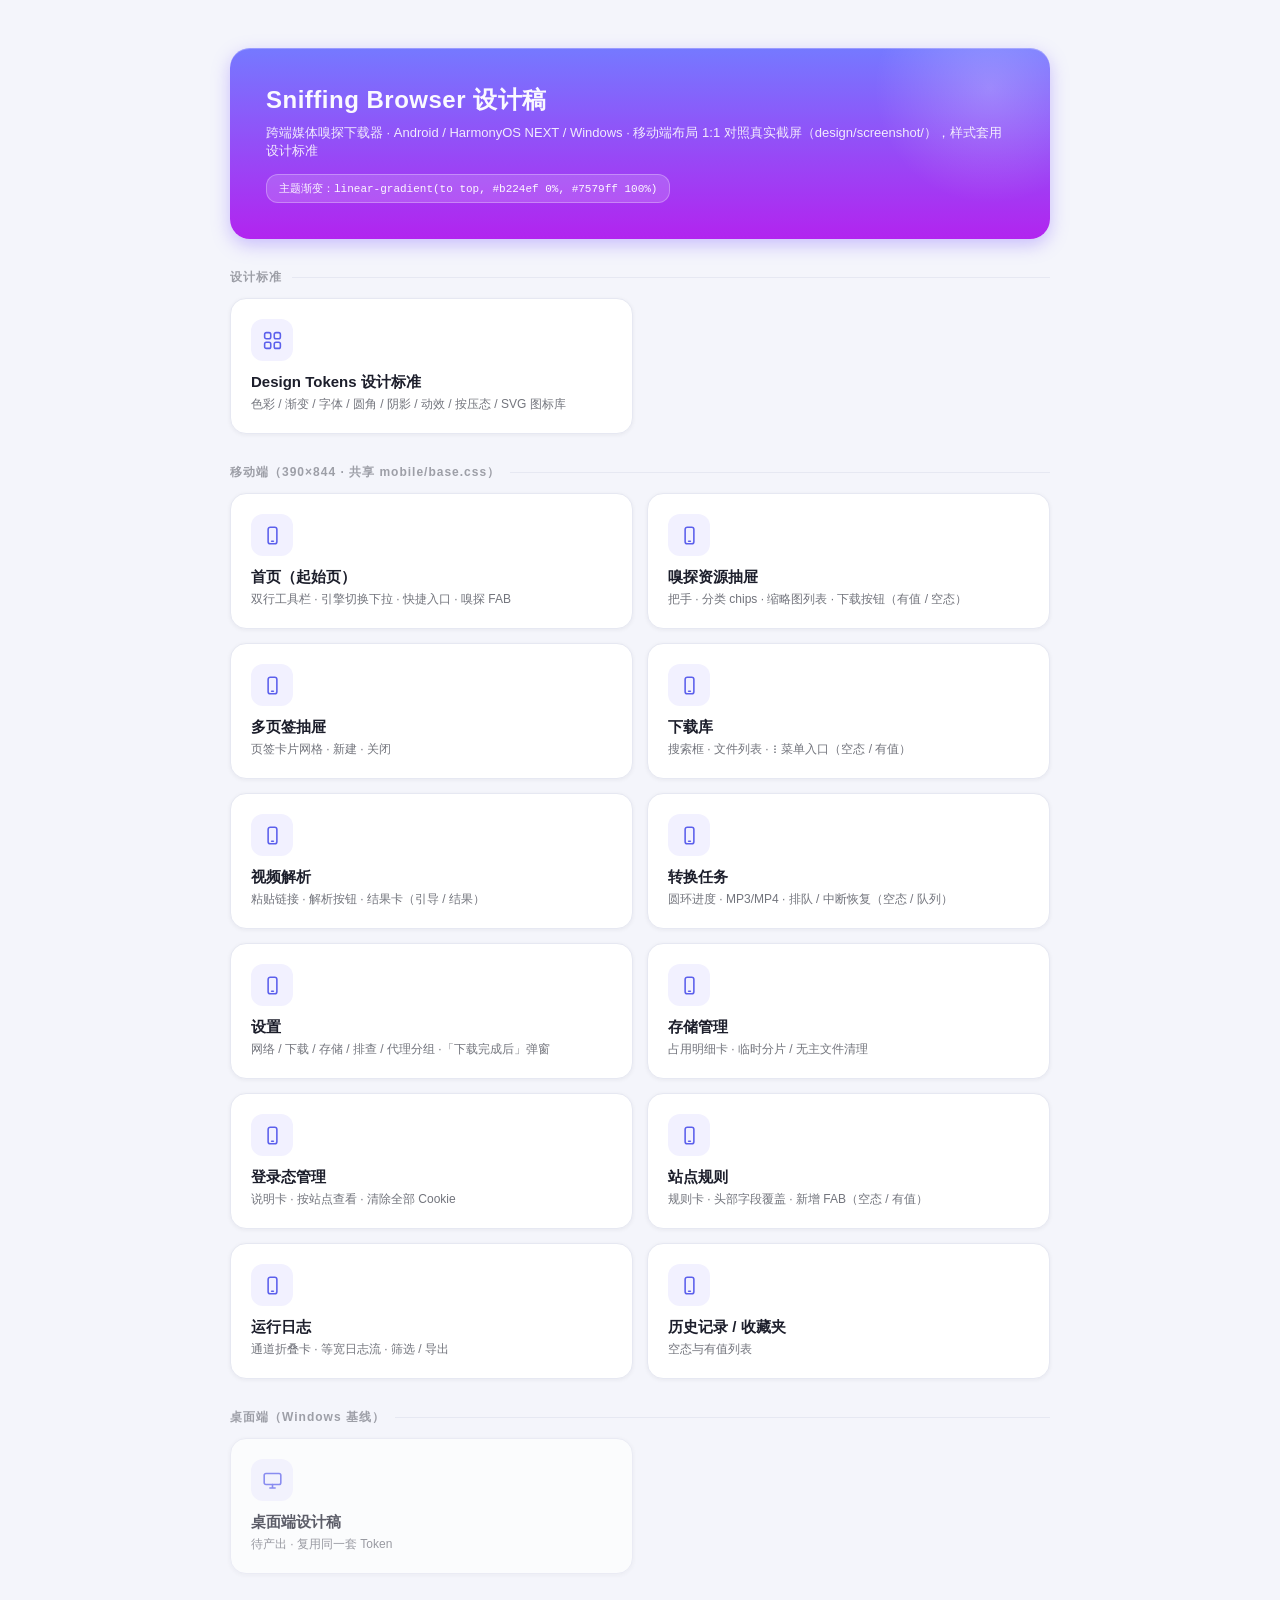
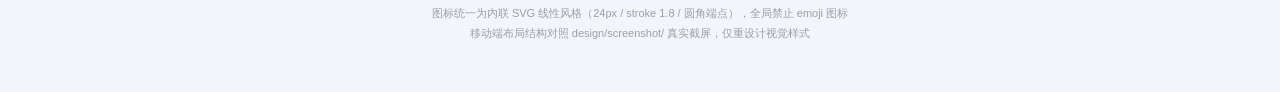
<file: design/index.html>
<!DOCTYPE html>
<html lang="zh-CN">
<head>
<meta charset="UTF-8">
<meta name="viewport" content="width=device-width, initial-scale=1.0">
<title>Sniffing Browser · 设计稿导航</title>
<style>
:root {
  --gradient-brand: linear-gradient(to top, #b224ef 0%, #7579ff 100%);
  --brand-1:#f2f1ff; --brand-6:#5c60ec;
  --text-1:#1c1e2b; --text-2:rgba(28,30,43,.62); --text-3:rgba(28,30,43,.40); --text-4:rgba(255,255,255,.96);
  --border:#e6e8f2; --fill-1:#f4f5fb;
  --font-family:"PingFang SC","HarmonyOS Sans SC","Microsoft YaHei",-apple-system,"Segoe UI",sans-serif;
  --radius-lg:16px; --radius-xl:20px; --radius-md:12px; --radius-full:999px;
  --shadow-1:0 1px 4px rgba(31,35,58,.06);
  --shadow-2:0 4px 14px rgba(31,35,58,.10);
  --shadow-brand:0 6px 18px rgba(132,101,255,.38);
  --shadow-inset:inset 0 1px 0 rgba(255,255,255,.25);
  --dur-fast:150ms;
  --ease:cubic-bezier(.33,0,.2,1);
}
* { margin:0; padding:0; box-sizing:border-box; }
body {
  font-family:var(--font-family); background:var(--fill-1); color:var(--text-1);
  min-height:100vh; display:flex; align-items:flex-start; justify-content:center; padding:48px 20px;
}
.wrap { max-width:820px; width:100%; }
.hero {
  background:var(--gradient-brand); border-radius:var(--radius-xl); padding:36px;
  color:var(--text-4); box-shadow:var(--shadow-brand), var(--shadow-inset); position:relative; overflow:hidden;
}
.hero::after {
  content:""; position:absolute; right:-60px; top:-80px; width:240px; height:240px; border-radius:50%;
  background:radial-gradient(circle, rgba(255,255,255,.22), transparent 68%);
}
.hero h1 { font-size:24px; font-weight:600; letter-spacing:.5px; }
.hero p { margin-top:8px; font-size:13px; opacity:.92; }
.hero .code {
  display:inline-block; margin-top:14px; font-family:Consolas, monospace; font-size:11px;
  background:rgba(255,255,255,.16); border:1px solid rgba(255,255,255,.28);
  padding:6px 12px; border-radius:var(--radius-md);
}
.sec-label {
  margin:30px 0 12px; font-size:12px; font-weight:600; letter-spacing:1px; color:var(--text-3);
  display:flex; align-items:center; gap:10px;
}
.sec-label::after { content:""; flex:1; height:1px; background:var(--border); }
.grid { display:grid; grid-template-columns:repeat(2, 1fr); gap:14px; }
a.tile {
  display:block; text-decoration:none; background:#fff; border:1px solid var(--border);
  border-radius:var(--radius-lg); padding:20px; box-shadow:var(--shadow-1); color:var(--text-1);
  transition:transform var(--dur-fast) var(--ease), box-shadow var(--dur-fast) var(--ease);
}
a.tile:hover { transform:translateY(-3px); box-shadow:var(--shadow-2); }
a.tile:active { transform:scale(.97); }
.tile .ico {
  width:42px; height:42px; border-radius:var(--radius-md); background:var(--brand-1);
  display:flex; align-items:center; justify-content:center; margin-bottom:12px;
}
.tile .ico svg { width:21px; height:21px; color:var(--brand-6); }
.tile b { font-size:15px; font-weight:600; display:block; }
.tile span { font-size:12px; color:var(--text-2); display:block; margin-top:3px; line-height:1.5; }
.footer { margin-top:30px; text-align:center; font-size:11px; color:var(--text-3); line-height:1.8; }
</style>
</head>
<body>
<svg style="display:none" xmlns="http://www.w3.org/2000/svg">
  <defs>
    <symbol id="i-standard" viewBox="0 0 24 24" fill="none" stroke="currentColor" stroke-width="1.8" stroke-linecap="round" stroke-linejoin="round"><rect x="3" y="3" width="7" height="7" rx="2"/><rect x="14" y="3" width="7" height="7" rx="2"/><rect x="3" y="14" width="7" height="7" rx="2"/><rect x="14" y="14" width="7" height="7" rx="2"/></symbol>
    <symbol id="i-mobile" viewBox="0 0 24 24" fill="none" stroke="currentColor" stroke-width="1.8" stroke-linecap="round" stroke-linejoin="round"><rect x="7" y="2.5" width="10" height="19" rx="2.5"/><path d="M11 18.5h2"/></symbol>
    <symbol id="i-desktop" viewBox="0 0 24 24" fill="none" stroke="currentColor" stroke-width="1.8" stroke-linecap="round" stroke-linejoin="round"><rect x="2.5" y="4" width="19" height="12.5" rx="2"/><path d="M9 20.5h6M12 16.5v4"/></symbol>
  </defs>
</svg>

<div class="wrap">
  <div class="hero">
    <h1>Sniffing Browser 设计稿</h1>
    <p>跨端媒体嗅探下载器 · Android / HarmonyOS NEXT / Windows · 移动端布局 1:1 对照真实截屏（design/screenshot/），样式套用设计标准</p>
    <span class="code">主题渐变：linear-gradient(to top, #b224ef 0%, #7579ff 100%)</span>
  </div>

  <div class="sec-label">设计标准</div>
  <div class="grid">
    <a class="tile" href="standard.html">
      <div class="ico"><svg><use href="#i-standard"/></svg></div>
      <b>Design Tokens 设计标准</b>
      <span>色彩 / 渐变 / 字体 / 圆角 / 阴影 / 动效 / 按压态 / SVG 图标库</span>
    </a>
  </div>

  <div class="sec-label">移动端（390×844 · 共享 mobile/base.css）</div>
  <div class="grid">
    <a class="tile" href="mobile/browser.html">
      <div class="ico"><svg><use href="#i-mobile"/></svg></div>
      <b>首页（起始页）</b>
      <span>双行工具栏 · 引擎切换下拉 · 快捷入口 · 嗅探 FAB</span>
    </a>
    <a class="tile" href="mobile/sniff.html">
      <div class="ico"><svg><use href="#i-mobile"/></svg></div>
      <b>嗅探资源抽屉</b>
      <span>把手 · 分类 chips · 缩略图列表 · 下载按钮（有值 / 空态）</span>
    </a>
    <a class="tile" href="mobile/tabs.html">
      <div class="ico"><svg><use href="#i-mobile"/></svg></div>
      <b>多页签抽屉</b>
      <span>页签卡片网格 · 新建 · 关闭</span>
    </a>
    <a class="tile" href="mobile/downloads.html">
      <div class="ico"><svg><use href="#i-mobile"/></svg></div>
      <b>下载库</b>
      <span>搜索框 · 文件列表 · ⋮ 菜单入口（空态 / 有值）</span>
    </a>
    <a class="tile" href="mobile/parse.html">
      <div class="ico"><svg><use href="#i-mobile"/></svg></div>
      <b>视频解析</b>
      <span>粘贴链接 · 解析按钮 · 结果卡（引导 / 结果）</span>
    </a>
    <a class="tile" href="mobile/transcode.html">
      <div class="ico"><svg><use href="#i-mobile"/></svg></div>
      <b>转换任务</b>
      <span>圆环进度 · MP3/MP4 · 排队 / 中断恢复（空态 / 队列）</span>
    </a>
    <a class="tile" href="mobile/settings.html">
      <div class="ico"><svg><use href="#i-mobile"/></svg></div>
      <b>设置</b>
      <span>网络 / 下载 / 存储 / 排查 / 代理分组 ·「下载完成后」弹窗</span>
    </a>
    <a class="tile" href="mobile/storage.html">
      <div class="ico"><svg><use href="#i-mobile"/></svg></div>
      <b>存储管理</b>
      <span>占用明细卡 · 临时分片 / 无主文件清理</span>
    </a>
    <a class="tile" href="mobile/sessions.html">
      <div class="ico"><svg><use href="#i-mobile"/></svg></div>
      <b>登录态管理</b>
      <span>说明卡 · 按站点查看 · 清除全部 Cookie</span>
    </a>
    <a class="tile" href="mobile/rules.html">
      <div class="ico"><svg><use href="#i-mobile"/></svg></div>
      <b>站点规则</b>
      <span>规则卡 · 头部字段覆盖 · 新增 FAB（空态 / 有值）</span>
    </a>
    <a class="tile" href="mobile/logs.html">
      <div class="ico"><svg><use href="#i-mobile"/></svg></div>
      <b>运行日志</b>
      <span>通道折叠卡 · 等宽日志流 · 筛选 / 导出</span>
    </a>
    <a class="tile" href="mobile/misc.html">
      <div class="ico"><svg><use href="#i-mobile"/></svg></div>
      <b>历史记录 / 收藏夹</b>
      <span>空态与有值列表</span>
    </a>
  </div>

  <div class="sec-label">桌面端（Windows 基线）</div>
  <div class="grid">
    <a class="tile" href="javascript:void(0)" style="opacity:.7;cursor:default;">
      <div class="ico"><svg><use href="#i-desktop"/></svg></div>
      <b>桌面端设计稿</b>
      <span>待产出 · 复用同一套 Token</span>
    </a>
  </div>

  <p class="footer">图标统一为内联 SVG 线性风格（24px / stroke 1.8 / 圆角端点），全局禁止 emoji 图标<br>移动端布局结构对照 design/screenshot/ 真实截屏，仅重设计视觉样式</p>
</div>
</body>
</html>
</file>
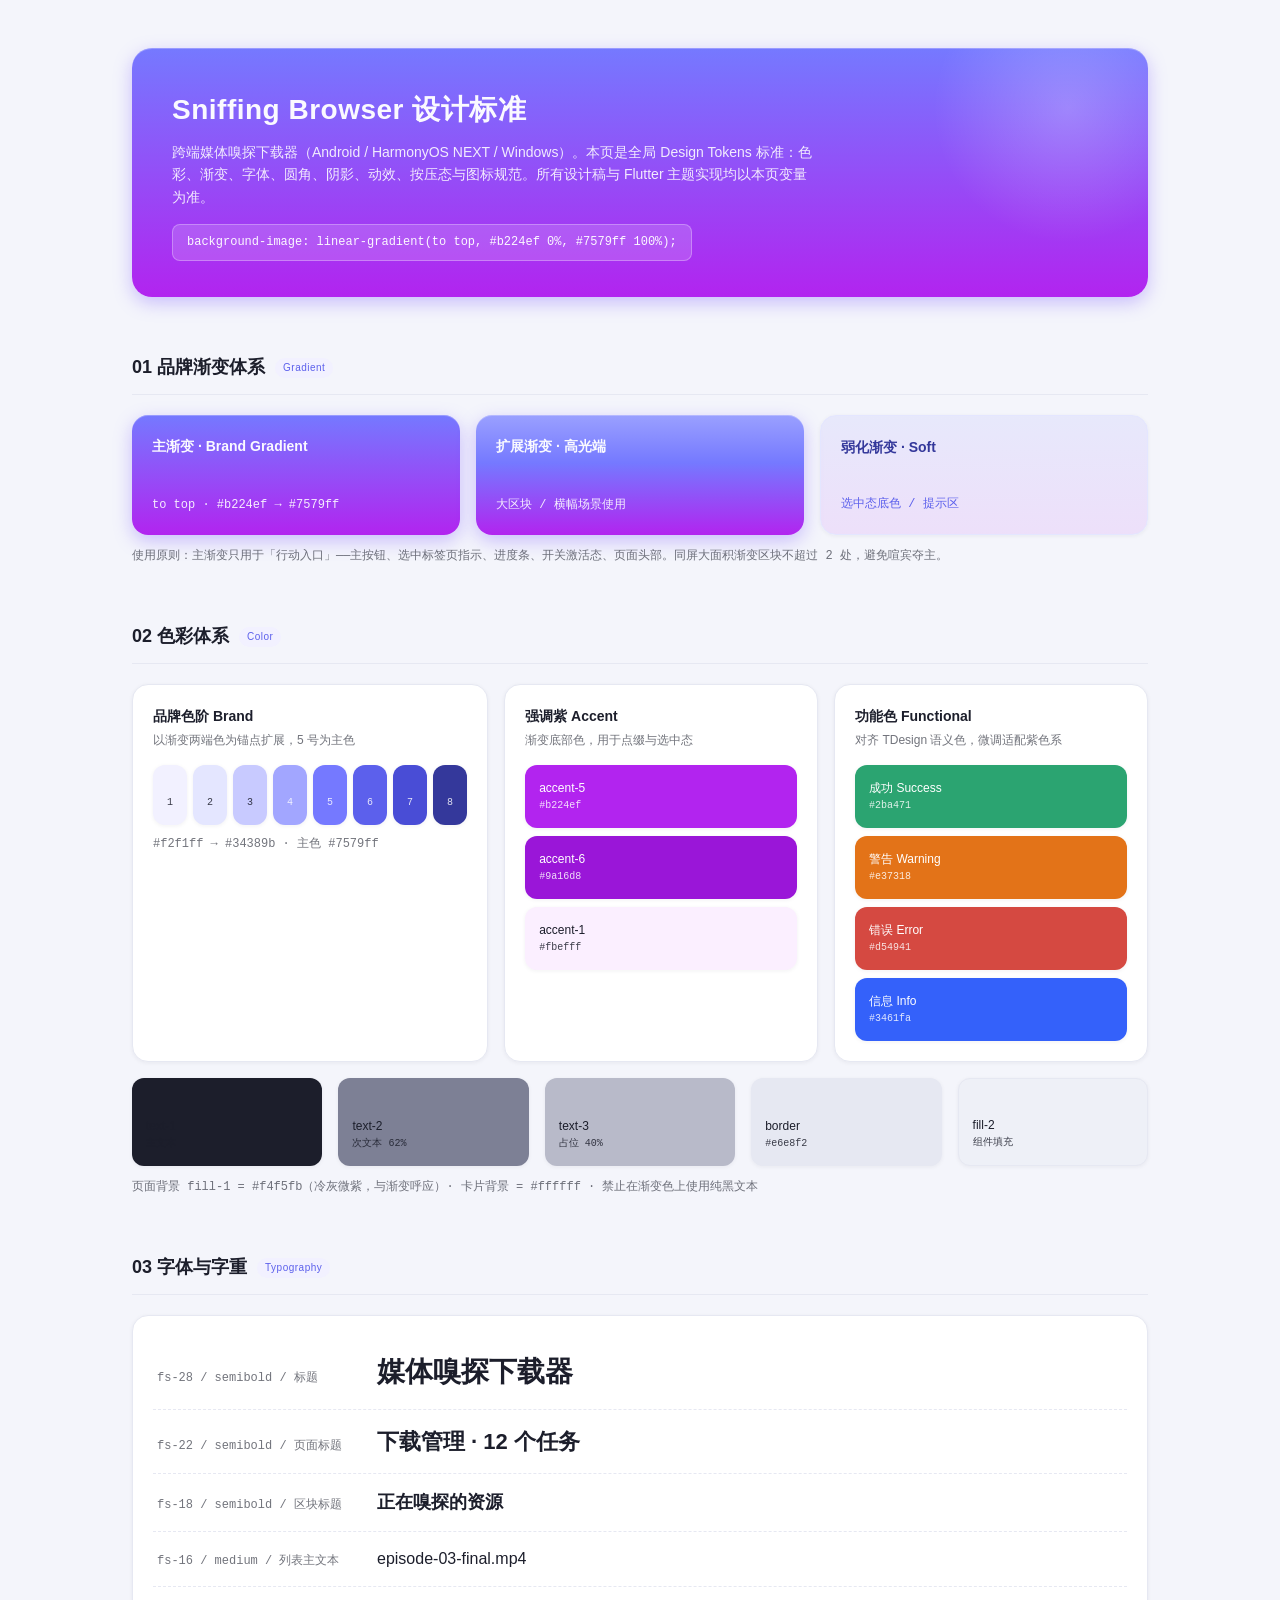
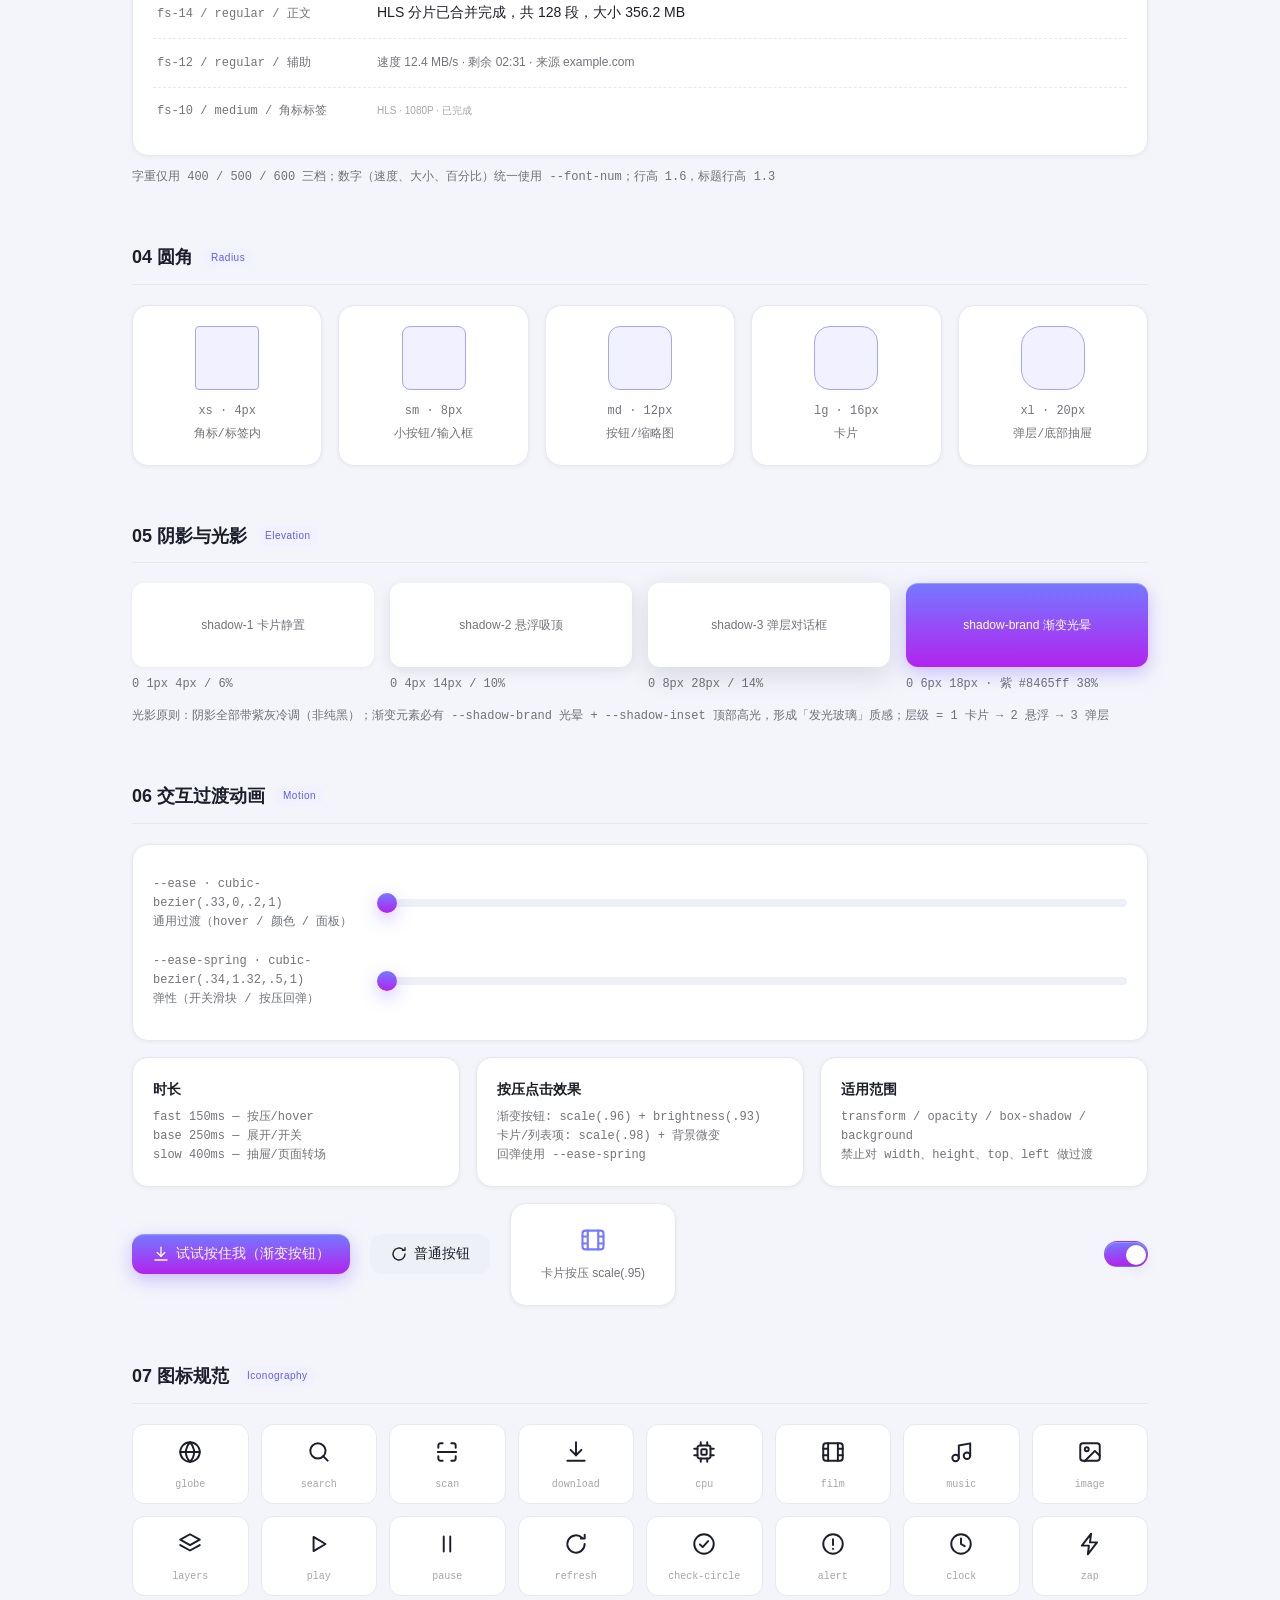
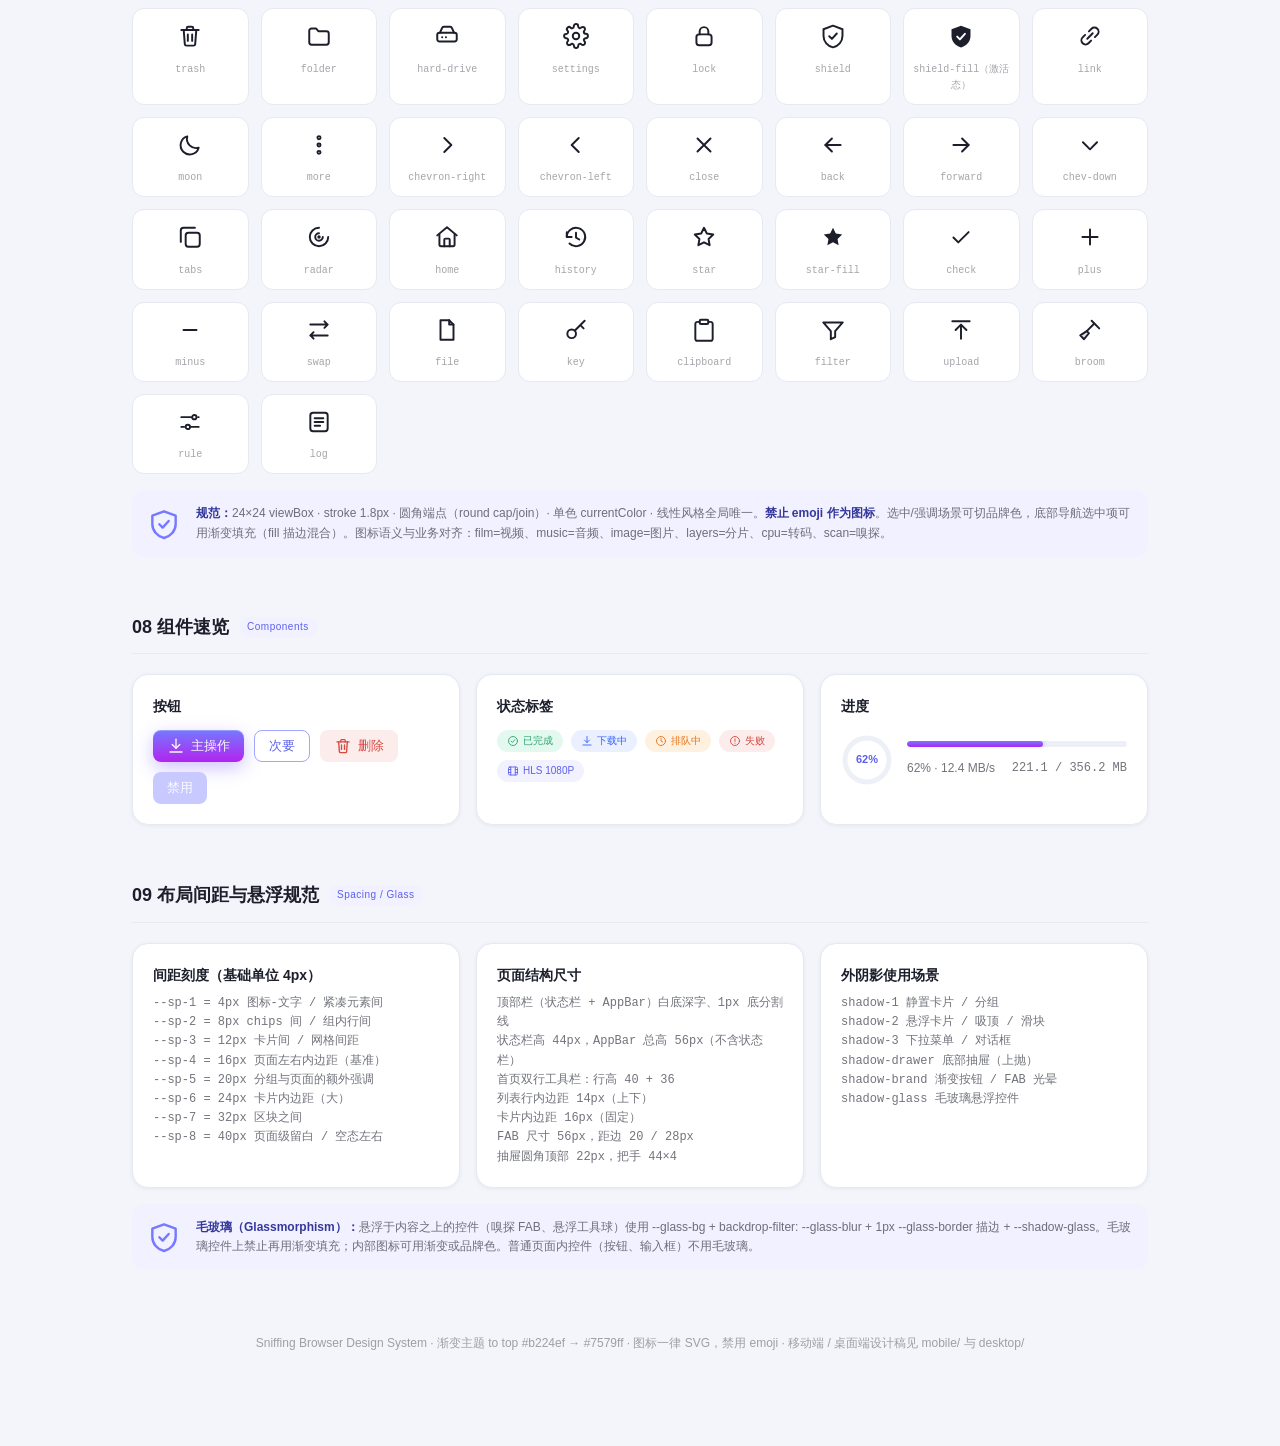
<file: design/standard.html>
<!DOCTYPE html>
<html lang="zh-CN">
<head>
<meta charset="UTF-8">
<meta name="viewport" content="width=device-width, initial-scale=1.0">
<title>Sniffing Browser 设计标准 · Design Tokens</title>
<style>
/* ==========================================================
   Sniffing Browser 全局设计标准（Design Tokens）
   主题：渐变紫蓝 to top #b224ef → #7579ff
   参考：TDesign / Naive UI 的中性体系
   ========================================================== */

/* ---------- Tokens：:root 全量变量，供所有设计稿复用 ---------- */
:root {
  /* 品牌渐变（主题核心） */
  --gradient-brand: linear-gradient(to top, #b224ef 0%, #7579ff 100%);
  --gradient-brand-soft: linear-gradient(to top, rgba(178,36,239,.10), rgba(117,121,255,.10));

  /* 品牌色阶（以渐变两端为主锚点扩展） */
  --brand-1: #f2f1ff;   /* 最浅，填充背景 */
  --brand-2: #e4e6ff;   /* 浅，hover 填充 */
  --brand-3: #c8caff;   /* 禁用态填充 */
  --brand-4: #a2a6ff;   /* 浅主色 */
  --brand-5: #7579ff;   /* 主色（渐变顶部色） */
  --brand-6: #5c60ec;   /* hover 深主色 */
  --brand-7: #494dd6;   /* pressed 深主色 */
  --brand-8: #34389b;   /* 文本级深色 */

  /* 强调紫（渐变底部色） */
  --accent-5: #b224ef;
  --accent-6: #9a16d8;
  --accent-1: #fbefff;

  /* 功能色（对齐 TDesign，微调协调紫色系） */
  --success: #2ba471;  --success-bg: #e3f8ee;
  --warning: #e37318;  --warning-bg: #fff1e0;
  --error:   #d54941;  --error-bg:   #fdecec;
  --info:    #3461fa;  --info-bg:    #eaf0ff;

  /* 中性色 */
  --text-1: #1c1e2b;                       /* 主文本 */
  --text-2: rgba(28,30,43,.62);            /* 次文本 */
  --text-3: rgba(28,30,43,.40);            /* 占位 / 禁用 */
  --text-4: rgba(255,255,255,.96);         /* 深色底上的文本 */
  --border: #e6e8f2;
  --border-strong: #d5d8e6;
  --fill-1: #f4f5fb;                       /* 页面背景 */
  --fill-2: #eef0f7;                       /* 组件填充 */
  --white: #ffffff;

  /* 字体 */
  --font-family: "PingFang SC", "HarmonyOS Sans SC", "Microsoft YaHei", -apple-system, "Segoe UI", sans-serif;
  --font-num: "SF Pro Display", "Segoe UI", var(--font-family);
  --fs-10: 10px; --fs-12: 12px; --fs-13: 13px; --fs-14: 14px;
  --fs-16: 16px; --fs-18: 18px; --fs-22: 22px; --fs-28: 28px;
  --fw-regular: 400; --fw-medium: 500; --fw-semibold: 600;

  /* 间距刻度（Spacing Scale，基础单位 4px） */
  --sp-1: 4px;
  --sp-2: 8px;
  --sp-3: 12px;
  --sp-4: 16px;   /* 页面左右内边距基准 */
  --sp-5: 20px;
  --sp-6: 24px;
  --sp-7: 32px;
  --sp-8: 40px;

  /* 毛玻璃（Glassmorphism，悬浮控件用） */
  --glass-bg: rgba(255,255,255,.62);
  --glass-border: rgba(255,255,255,.55);
  --glass-blur: blur(16px) saturate(1.4);

  /* 圆角 */
  --radius-xs: 4px;
  --radius-sm: 8px;
  --radius-md: 12px;
  --radius-lg: 16px;
  --radius-xl: 20px;
  --radius-full: 999px;

  /* 阴影（光影体系） */
  --shadow-1: 0 1px 4px rgba(31,35,58,.06);            /* 卡片静置 */
  --shadow-2: 0 4px 14px rgba(31,35,58,.10);           /* 卡片悬浮 / 吸顶 */
  --shadow-3: 0 8px 28px rgba(31,35,58,.14);           /* 弹层 / 对话框 */
  --shadow-brand: 0 6px 18px rgba(132,101,255,.38);    /* 渐变按钮光晕 */
  --shadow-brand-press: 0 3px 10px rgba(132,101,255,.30);
  --shadow-inset: inset 0 1px 0 rgba(255,255,255,.25); /* 渐变上的高光 */
  --shadow-drawer: 0 -8px 30px rgba(31,35,58,.18);     /* 底部抽屉上抛阴影 */
  --shadow-glass: 0 8px 24px rgba(31,35,58,.16);       /* 毛玻璃悬浮控件 */

  /* 动效 */
  --dur-fast: 150ms;
  --dur-base: 250ms;
  --dur-slow: 400ms;
  --ease: cubic-bezier(.33, 0, .2, 1);
  --ease-spring: cubic-bezier(.34, 1.32, .5, 1);
}

/* ---------- 演示页基础 ---------- */
* { margin: 0; padding: 0; box-sizing: border-box; }
body {
  font-family: var(--font-family);
  background: var(--fill-1);
  color: var(--text-1);
  font-size: var(--fs-14);
  line-height: 1.6;
}
.wrap { max-width: 1080px; margin: 0 auto; padding: 48px 32px 96px; }

/* 页头：渐变主题横幅 */
.hero {
  background: var(--gradient-brand);
  border-radius: var(--radius-xl);
  padding: 40px 40px 36px;
  color: var(--text-4);
  box-shadow: var(--shadow-brand), var(--shadow-inset);
  position: relative;
  overflow: hidden;
}
.hero::after {
  content: "";
  position: absolute; right: -60px; top: -80px;
  width: 280px; height: 280px; border-radius: 50%;
  background: radial-gradient(circle, rgba(255,255,255,.22), transparent 68%);
}
.hero h1 { font-size: var(--fs-28); font-weight: var(--fw-semibold); letter-spacing: .5px; }
.hero p { margin-top: 8px; opacity: .92; font-size: var(--fs-14); max-width: 640px; }
.hero .code {
  display: inline-block; margin-top: 16px;
  font-family: Consolas, monospace; font-size: var(--fs-12);
  background: rgba(255,255,255,.16); border: 1px solid rgba(255,255,255,.28);
  padding: 8px 14px; border-radius: var(--radius-sm);
}

/* 章节标题 */
.sec { margin-top: 56px; }
.sec > h2 {
  font-size: var(--fs-18); font-weight: var(--fw-semibold);
  display: flex; align-items: center; gap: 10px;
  padding-bottom: 12px; border-bottom: 1px solid var(--border); margin-bottom: 20px;
}
.sec > h2 .tag {
  font-size: var(--fs-10); font-weight: var(--fw-medium);
  background: var(--brand-1); color: var(--brand-6);
  padding: 2px 8px; border-radius: var(--radius-full);
  letter-spacing: .5px;
}
.grid { display: grid; gap: 16px; }
.cols-3 { grid-template-columns: repeat(3, 1fr); }
.cols-4 { grid-template-columns: repeat(4, 1fr); }
.cols-5 { grid-template-columns: repeat(5, 1fr); }
.card {
  background: var(--white); border: 1px solid var(--border);
  border-radius: var(--radius-lg); padding: 20px; box-shadow: var(--shadow-1);
}
.card h3 { font-size: var(--fs-14); font-weight: var(--fw-semibold); margin-bottom: 4px; }
.card .desc { font-size: var(--fs-12); color: var(--text-2); margin-bottom: 14px; }
.mono { font-family: Consolas, monospace; font-size: var(--fs-12); color: var(--text-2); }

/* ---------- 色板 ---------- */
.swatch {
  border-radius: var(--radius-md); padding: 14px; color: #fff;
  min-height: 88px; display: flex; flex-direction: column; justify-content: flex-end;
  box-shadow: var(--shadow-1); transition: transform var(--dur-fast) var(--ease), box-shadow var(--dur-fast) var(--ease);
  cursor: default;
}
.swatch:hover { transform: translateY(-2px); box-shadow: var(--shadow-2); }
.swatch .name { font-size: var(--fs-12); font-weight: var(--fw-medium); }
.swatch .val { font-size: var(--fs-10); opacity: .85; font-family: Consolas, monospace; }
.swatch.dark-text { color: var(--text-1); }

/* ---------- 渐变体系 ---------- */
.grad-band {
  border-radius: var(--radius-lg); padding: 20px; color: var(--text-4);
  display: flex; flex-direction: column; justify-content: space-between; min-height: 120px;
  box-shadow: var(--shadow-brand), var(--shadow-inset);
}
.grad-band .mono { color: rgba(255,255,255,.9); }

/* ---------- 字体 ---------- */
.type-row { display: flex; align-items: baseline; gap: 20px; padding: 14px 4px; border-bottom: 1px dashed var(--border); }
.type-row:last-child { border-bottom: none; }
.type-meta { width: 200px; flex-shrink: 0; font-size: var(--fs-12); color: var(--text-2); font-family: Consolas, monospace; }

/* ---------- 阴影 ---------- */
.shadow-demo {
  height: 84px; background: var(--white); border-radius: var(--radius-md);
  display: flex; align-items: center; justify-content: center;
  font-size: var(--fs-12); color: var(--text-2); transition: transform var(--dur-base) var(--ease);
}
.shadow-demo:hover { transform: translateY(-3px); }

/* ---------- 按钮（含按压态） ---------- */
.btn {
  display: inline-flex; align-items: center; justify-content: center; gap: 6px;
  height: 40px; padding: 0 20px; border: none; cursor: pointer;
  font-size: var(--fs-14); font-weight: var(--fw-medium); font-family: inherit;
  border-radius: var(--radius-md);
  transition: transform var(--dur-fast) var(--ease), box-shadow var(--dur-fast) var(--ease),
              background var(--dur-fast) var(--ease), filter var(--dur-fast) var(--ease),
              opacity var(--dur-fast) var(--ease);
  user-select: none;
}
.btn svg { width: 18px; height: 18px; }
.btn-primary { background: var(--gradient-brand); color: var(--text-4); box-shadow: var(--shadow-brand), var(--shadow-inset); }
.btn-primary:hover { filter: brightness(1.05); box-shadow: 0 8px 22px rgba(132,101,255,.45), var(--shadow-inset); }
.btn-primary:active { transform: scale(.96); filter: brightness(.93); box-shadow: var(--shadow-brand-press); }
.btn-plain { background: var(--fill-2); color: var(--text-1); }
.btn-plain:hover { background: var(--brand-1); color: var(--brand-6); }
.btn-plain:active { transform: scale(.96); background: var(--brand-2); }
.btn-outline { background: var(--white); color: var(--brand-6); border: 1px solid var(--brand-4); }
.btn-outline:hover { background: var(--brand-1); }
.btn-outline:active { transform: scale(.96); background: var(--brand-2); }
.btn-danger { background: var(--error-bg); color: var(--error); }
.btn-danger:active { transform: scale(.96); filter: brightness(.95); }
.btn:disabled { background: var(--brand-3); color: rgba(255,255,255,.9); box-shadow: none; cursor: not-allowed; transform: none; filter: none; }
.btn-sm { height: 32px; padding: 0 14px; font-size: var(--fs-13); border-radius: var(--radius-sm); }

/* ---------- 开关 ---------- */
.switch { position: relative; width: 44px; height: 26px; cursor: pointer; }
.switch input { display: none; }
.switch .track {
  position: absolute; inset: 0; border-radius: var(--radius-full);
  background: var(--fill-2); border: 1px solid var(--border-strong);
  transition: background var(--dur-base) var(--ease), border-color var(--dur-base) var(--ease);
}
.switch .thumb {
  position: absolute; top: 3px; left: 3px; width: 20px; height: 20px; border-radius: 50%;
  background: var(--white); box-shadow: var(--shadow-2);
  transition: transform var(--dur-base) var(--ease-spring);
}
.switch input:checked + .track { background: var(--gradient-brand); border-color: transparent; box-shadow: var(--shadow-inset); }
.switch input:checked + .track .thumb { transform: translateX(18px); }
.switch:active .thumb { width: 24px; }

/* ---------- 进度条 / 圆环 ---------- */
.bar { height: 6px; border-radius: var(--radius-full); background: var(--fill-2); overflow: hidden; }
.bar > i {
  display: block; height: 100%; width: 62%;
  background: var(--gradient-brand); border-radius: var(--radius-full);
  box-shadow: 0 0 6px rgba(117,121,255,.5);
}

/* ---------- 标签 ---------- */
.chip {
  display: inline-flex; align-items: center; gap: 4px;
  font-size: var(--fs-10); font-weight: var(--fw-medium);
  padding: 3px 10px; border-radius: var(--radius-full);
}
.chip svg { width: 12px; height: 12px; }

/* ---------- 图标规范 ---------- */
.icon-grid { display: grid; grid-template-columns: repeat(8, 1fr); gap: 12px; }
.icon-cell {
  background: var(--white); border: 1px solid var(--border); border-radius: var(--radius-md);
  padding: 14px 6px 10px; text-align: center; cursor: default;
  transition: transform var(--dur-fast) var(--ease), border-color var(--dur-fast) var(--ease), box-shadow var(--dur-fast) var(--ease);
}
.icon-cell:hover { transform: translateY(-2px); border-color: var(--brand-4); box-shadow: var(--shadow-2); }
.icon-cell svg { width: 26px; height: 26px; color: var(--text-1); }
.icon-cell.brand svg { color: var(--brand-5); }
.icon-cell .nm { display: block; margin-top: 6px; font-size: 10px; color: var(--text-3); font-family: Consolas, monospace; }

/* 图标规范说明块 */
.icon-rule {
  display: flex; gap: 16px; align-items: center;
  background: var(--brand-1); border-radius: var(--radius-md); padding: 14px 16px;
  font-size: var(--fs-12); color: var(--text-2); margin-top: 16px;
}
.icon-rule b { color: var(--brand-8); }

/* 动效演示 */
.ease-demo { display: flex; align-items: center; gap: 14px; padding: 10px 0; }
.ease-track { flex: 1; height: 8px; border-radius: var(--radius-full); background: var(--fill-2); position: relative; }
.ease-dot {
  position: absolute; top: -6px; left: 0; width: 20px; height: 20px; border-radius: 50%;
  background: var(--gradient-brand); box-shadow: var(--shadow-brand);
  animation: slide 2.2s var(--demo-ease, ease) infinite alternate;
}
@keyframes slide { from { left: 0; } to { left: calc(100% - 20px); } }
.ease-label { width: 210px; flex-shrink: 0; font-family: Consolas, monospace; font-size: var(--fs-12); color: var(--text-2); }

/* 按压态演示 */
.press-demo {
  display: inline-flex; flex-direction: column; align-items: center; gap: 10px;
  background: var(--white); border: 1px solid var(--border); border-radius: var(--radius-lg);
  padding: 22px 30px; cursor: pointer; transition: transform var(--dur-fast) var(--ease), box-shadow var(--dur-fast) var(--ease);
  box-shadow: var(--shadow-1); font-size: var(--fs-12); color: var(--text-2);
}
.press-demo:hover { box-shadow: var(--shadow-2); }
.press-demo:active { transform: scale(.95); box-shadow: var(--shadow-1); }
.press-demo svg { width: 28px; height: 28px; color: var(--brand-5); }

/* 深色文本用于浅底色板 */
.swatch.dark-text { color: var(--text-1); }
.footer-note { margin-top: 64px; font-size: var(--fs-12); color: var(--text-3); text-align: center; }
</style>
</head>
<body>

<!-- 统一图标库（Lucide 风格：24 viewBox / stroke 1.8 / 圆角端点，禁止 emoji） -->
<svg style="display:none" xmlns="http://www.w3.org/2000/svg">
  <defs>
    <linearGradient id="ring-grad" x1="0" y1="0" x2="1" y2="1">
      <stop offset="0" stop-color="#b224ef"/><stop offset="1" stop-color="#7579ff"/>
    </linearGradient>
    <symbol id="i-globe" viewBox="0 0 24 24" fill="none" stroke="currentColor" stroke-width="1.8" stroke-linecap="round" stroke-linejoin="round"><circle cx="12" cy="12" r="9"/><path d="M3 12h18M12 3c2.5 2.6 3.8 5.7 3.8 9S14.5 18.4 12 21c-2.5-2.6-3.8-5.7-3.8-9S9.5 5.6 12 3z"/></symbol>
    <symbol id="i-download" viewBox="0 0 24 24" fill="none" stroke="currentColor" stroke-width="1.8" stroke-linecap="round" stroke-linejoin="round"><path d="M12 3v12"/><path d="M7 10l5 5 5-5"/><path d="M4 20h16"/></symbol>
    <symbol id="i-cpu" viewBox="0 0 24 24" fill="none" stroke="currentColor" stroke-width="1.8" stroke-linecap="round" stroke-linejoin="round"><rect x="6" y="6" width="12" height="12" rx="2"/><rect x="9.5" y="9.5" width="5" height="5" rx="1"/><path d="M9 3v3M15 3v3M9 18v3M15 18v3M3 9h3M3 15h3M18 9h3M18 15h3"/></symbol>
    <symbol id="i-settings" viewBox="0 0 24 24" fill="none" stroke="currentColor" stroke-width="1.8" stroke-linecap="round" stroke-linejoin="round"><circle cx="12" cy="12" r="3"/><path d="M19.4 15a1.65 1.65 0 0 0 .33 1.82l.06.06a2 2 0 1 1-2.83 2.83l-.06-.06a1.65 1.65 0 0 0-1.82-.33 1.65 1.65 0 0 0-1 1.51V21a2 2 0 1 1-4 0v-.09A1.65 1.65 0 0 0 9 19.4a1.65 1.65 0 0 0-1.82.33l-.06.06a2 2 0 1 1-2.83-2.83l.06-.06a1.65 1.65 0 0 0 .33-1.82 1.65 1.65 0 0 0-1.51-1H3a2 2 0 1 1 0-4h.09A1.65 1.65 0 0 0 4.6 9a1.65 1.65 0 0 0-.33-1.82l-.06-.06a2 2 0 1 1 2.83-2.83l.06.06a1.65 1.65 0 0 0 1.82.33H9a1.65 1.65 0 0 0 1-1.51V3a2 2 0 1 1 4 0v.09a1.65 1.65 0 0 0 1 1.51 1.65 1.65 0 0 0 1.82-.33l.06-.06a2 2 0 1 1 2.83 2.83l-.06.06a1.65 1.65 0 0 0-.33 1.82V9a1.65 1.65 0 0 0 1.51 1H21a2 2 0 1 1 0 4h-.09a1.65 1.65 0 0 0-1.51 1z"/></symbol>
    <symbol id="i-film" viewBox="0 0 24 24" fill="none" stroke="currentColor" stroke-width="1.8" stroke-linecap="round" stroke-linejoin="round"><rect x="3" y="4" width="18" height="16" rx="2.5"/><path d="M7.5 4v16M16.5 4v16M3 9h4.5M3 15h4.5M16.5 9H21M16.5 15H21"/></symbol>
    <symbol id="i-music" viewBox="0 0 24 24" fill="none" stroke="currentColor" stroke-width="1.8" stroke-linecap="round" stroke-linejoin="round"><circle cx="7" cy="17.5" r="3"/><circle cx="17.5" cy="15.5" r="3"/><path d="M10 17.5V6l10.5-2v11.5"/></symbol>
    <symbol id="i-image" viewBox="0 0 24 24" fill="none" stroke="currentColor" stroke-width="1.8" stroke-linecap="round" stroke-linejoin="round"><rect x="3" y="4" width="18" height="16" rx="2.5"/><circle cx="9" cy="9.5" r="1.8"/><path d="M21 15.5l-4.5-4.5L7 20.5"/></symbol>
    <symbol id="i-layers" viewBox="0 0 24 24" fill="none" stroke="currentColor" stroke-width="1.8" stroke-linecap="round" stroke-linejoin="round"><path d="M12 3l9 5-9 5-9-5 9-5z"/><path d="M3 13l9 5 9-5"/></symbol>
    <symbol id="i-play" viewBox="0 0 24 24" fill="none" stroke="currentColor" stroke-width="1.8" stroke-linecap="round" stroke-linejoin="round"><path d="M7 5.5v13l11-6.5-11-6.5z"/></symbol>
    <symbol id="i-pause" viewBox="0 0 24 24" fill="none" stroke="currentColor" stroke-width="1.8" stroke-linecap="round" stroke-linejoin="round"><path d="M9 5v14M15 5v14"/></symbol>
    <symbol id="i-search" viewBox="0 0 24 24" fill="none" stroke="currentColor" stroke-width="1.8" stroke-linecap="round" stroke-linejoin="round"><circle cx="11" cy="11" r="7"/><path d="M20 20l-4.2-4.2"/></symbol>
    <symbol id="i-lock" viewBox="0 0 24 24" fill="none" stroke="currentColor" stroke-width="1.8" stroke-linecap="round" stroke-linejoin="round"><rect x="5" y="10.5" width="14" height="10" rx="2.5"/><path d="M8 10.5V7.8a4 4 0 0 1 8 0v2.7"/></symbol>
    <symbol id="i-check-circle" viewBox="0 0 24 24" fill="none" stroke="currentColor" stroke-width="1.8" stroke-linecap="round" stroke-linejoin="round"><circle cx="12" cy="12" r="9"/><path d="M8.2 12.3l2.6 2.6 5-5.6"/></symbol>
    <symbol id="i-alert" viewBox="0 0 24 24" fill="none" stroke="currentColor" stroke-width="1.8" stroke-linecap="round" stroke-linejoin="round"><circle cx="12" cy="12" r="9"/><path d="M12 7.5v5.5"/><path d="M12 16.4v.1"/></symbol>
    <symbol id="i-trash" viewBox="0 0 24 24" fill="none" stroke="currentColor" stroke-width="1.8" stroke-linecap="round" stroke-linejoin="round"><path d="M4 6.5h16"/><path d="M9 6.5V4.8A1.3 1.3 0 0 1 10.3 3.5h3.4A1.3 1.3 0 0 1 15 4.8v1.7"/><path d="M6.2 6.5l1 13a1.5 1.5 0 0 0 1.5 1.4h6.6a1.5 1.5 0 0 0 1.5-1.4l1-13"/><path d="M10 10.5v6M14 10.5v6"/></symbol>
    <symbol id="i-more" viewBox="0 0 24 24" fill="none" stroke="currentColor" stroke-width="1.8" stroke-linecap="round" stroke-linejoin="round"><circle cx="12" cy="5.2" r="1.4"/><circle cx="12" cy="12" r="1.4"/><circle cx="12" cy="18.8" r="1.4"/></symbol>
    <symbol id="i-chevron-right" viewBox="0 0 24 24" fill="none" stroke="currentColor" stroke-width="1.8" stroke-linecap="round" stroke-linejoin="round"><path d="M9.5 5.5l6.5 6.5-6.5 6.5"/></symbol>
    <symbol id="i-chevron-left" viewBox="0 0 24 24" fill="none" stroke="currentColor" stroke-width="1.8" stroke-linecap="round" stroke-linejoin="round"><path d="M14.5 5.5L8 12l6.5 6.5"/></symbol>
    <symbol id="i-close" viewBox="0 0 24 24" fill="none" stroke="currentColor" stroke-width="1.8" stroke-linecap="round" stroke-linejoin="round"><path d="M6 6l12 12M18 6L6 18"/></symbol>
    <symbol id="i-refresh" viewBox="0 0 24 24" fill="none" stroke="currentColor" stroke-width="1.8" stroke-linecap="round" stroke-linejoin="round"><path d="M20 12a8 8 0 1 1-2.5-5.8"/><path d="M20 3.5V7h-3.5"/></symbol>
    <symbol id="i-hard-drive" viewBox="0 0 24 24" fill="none" stroke="currentColor" stroke-width="1.8" stroke-linecap="round" stroke-linejoin="round"><rect x="3" y="9" width="18" height="8" rx="2"/><path d="M5.5 9l2-4.5A1.5 1.5 0 0 1 8.9 3.5h6.2a1.5 1.5 0 0 1 1.4 1l2 4.5"/><path d="M7.5 13.2h.1M11 13.2h.1"/></symbol>
    <symbol id="i-zap" viewBox="0 0 24 24" fill="none" stroke="currentColor" stroke-width="1.8" stroke-linecap="round" stroke-linejoin="round"><path d="M13 2.5L4.5 13.5H11L10 21.5l8.5-11H12l1-8z"/></symbol>
    <symbol id="i-folder" viewBox="0 0 24 24" fill="none" stroke="currentColor" stroke-width="1.8" stroke-linecap="round" stroke-linejoin="round"><path d="M3 7.2A2.2 2.2 0 0 1 5.2 5h4l2.2 2.6h7.4A2.2 2.2 0 0 1 21 9.8v8A2.2 2.2 0 0 1 18.8 20H5.2A2.2 2.2 0 0 1 3 17.8V7.2z"/></symbol>
    <symbol id="i-clock" viewBox="0 0 24 24" fill="none" stroke="currentColor" stroke-width="1.8" stroke-linecap="round" stroke-linejoin="round"><circle cx="12" cy="12" r="9"/><path d="M12 7v5l3.4 2"/></symbol>
    <symbol id="i-link" viewBox="0 0 24 24" fill="none" stroke="currentColor" stroke-width="1.8" stroke-linecap="round" stroke-linejoin="round"><path d="M9.5 14.5l5-5"/><path d="M7.5 11L5.2 13.3a3.8 3.8 0 0 0 5.4 5.4L13 16.3"/><path d="M16.5 13l2.3-2.3a3.8 3.8 0 0 0-5.4-5.4L11 7.7"/></symbol>
    <symbol id="i-shield" viewBox="0 0 24 24" fill="none" stroke="currentColor" stroke-width="1.8" stroke-linecap="round" stroke-linejoin="round"><path d="M12 2.5l8.75 3.25v6.2c0 5.2-3.85 9.3-8.75 10.55-4.9-1.25-8.75-5.35-8.75-10.55v-6.2L12 2.5z"/><path d="M8.5 12.2l2.5 2.5 4.5-5"/></symbol>
    <symbol id="i-shield-fill" viewBox="0 0 24 24" fill="currentColor" stroke="none"><path d="M12 2.5l8.75 3.25v6.2c0 5.2-3.85 9.3-8.75 10.55-4.9-1.25-8.75-5.35-8.75-10.55v-6.2L12 2.5z"/><path d="M8.5 12.6l2.5 2.5 4.6-5.1" fill="none" stroke="#fff" stroke-width="1.8" stroke-linecap="round" stroke-linejoin="round"/></symbol>
    <symbol id="i-moon" viewBox="0 0 24 24" fill="none" stroke="currentColor" stroke-width="1.8" stroke-linecap="round" stroke-linejoin="round"><path d="M20 14.5A8.5 8.5 0 0 1 9.5 4a8.5 8.5 0 1 0 10.5 10.5z"/></symbol>
    <symbol id="i-scan" viewBox="0 0 24 24" fill="none" stroke="currentColor" stroke-width="1.8" stroke-linecap="round" stroke-linejoin="round"><path d="M4 8V6a2 2 0 0 1 2-2h2M16 4h2a2 2 0 0 1 2 2v2M20 16v2a2 2 0 0 1-2 2h-2M8 20H6a2 2 0 0 1-2-2v-2"/><path d="M3.5 12h17"/></symbol>
    <symbol id="i-radar" viewBox="0 0 24 24" fill="none" stroke="currentColor" stroke-width="1.8" stroke-linecap="round" stroke-linejoin="round"><path d="M12 8.5A3.5 3.5 0 1 0 15.5 12"/><path d="M12 3.5A8.5 8.5 0 1 0 20.5 12"/><circle cx="12" cy="12" r="1.6" fill="currentColor" stroke="none"/></symbol>
    <symbol id="i-home" viewBox="0 0 24 24" fill="none" stroke="currentColor" stroke-width="1.8" stroke-linecap="round" stroke-linejoin="round"><path d="M3 10.5L12 3l9 7.5"/><path d="M5 9.5V19a1.5 1.5 0 0 0 1.5 1.5h11A1.5 1.5 0 0 0 19 19V9.5"/><path d="M9.5 20.5v-6a1 1 0 0 1 1-1h3a1 1 0 0 1 1 1v6"/></symbol>
    <symbol id="i-tabs" viewBox="0 0 24 24" fill="none" stroke="currentColor" stroke-width="1.8" stroke-linecap="round" stroke-linejoin="round"><rect x="8" y="8" width="13" height="13" rx="2.5"/><path d="M16.5 3.5H6A2.5 2.5 0 0 0 3.5 6v10.5"/></symbol>
    <symbol id="i-history" viewBox="0 0 24 24" fill="none" stroke="currentColor" stroke-width="1.8" stroke-linecap="round" stroke-linejoin="round"><path d="M3.5 12a8.5 8.5 0 1 1 2.5 6"/><path d="M3.5 12V7.5M3.5 12H8"/><path d="M12 8v4.5l3 1.8"/></symbol>
    <symbol id="i-star" viewBox="0 0 24 24" fill="none" stroke="currentColor" stroke-width="1.8" stroke-linecap="round" stroke-linejoin="round"><path d="M12 3.5l2.6 5.3 5.9.9-4.3 4.1 1 5.8-5.2-2.7-5.2 2.7 1-5.8L3.5 9.7l5.9-.9L12 3.5z"/></symbol>
    <symbol id="i-star-fill" viewBox="0 0 24 24" fill="currentColor"><path d="M12 3.5l2.6 5.3 5.9.9-4.3 4.1 1 5.8-5.2-2.7-5.2 2.7 1-5.8L3.5 9.7l5.9-.9L12 3.5z"/></symbol>
    <symbol id="i-check" viewBox="0 0 24 24" fill="none" stroke="currentColor" stroke-width="1.8" stroke-linecap="round" stroke-linejoin="round"><path d="M5 12.5l4.5 4.5L19 7.5"/></symbol>
    <symbol id="i-plus" viewBox="0 0 24 24" fill="none" stroke="currentColor" stroke-width="1.8" stroke-linecap="round" stroke-linejoin="round"><path d="M12 5v14M5 12h14"/></symbol>
    <symbol id="i-minus" viewBox="0 0 24 24" fill="none" stroke="currentColor" stroke-width="1.8" stroke-linecap="round" stroke-linejoin="round"><path d="M6 12h12"/></symbol>
    <symbol id="i-chev-down" viewBox="0 0 24 24" fill="none" stroke="currentColor" stroke-width="1.8" stroke-linecap="round" stroke-linejoin="round"><path d="M5.5 9.5l6.5 6.5 6.5-6.5"/></symbol>
    <symbol id="i-back" viewBox="0 0 24 24" fill="none" stroke="currentColor" stroke-width="1.8" stroke-linecap="round" stroke-linejoin="round"><path d="M19 12H5"/><path d="M11 6l-6 6 6 6"/></symbol>
    <symbol id="i-forward" viewBox="0 0 24 24" fill="none" stroke="currentColor" stroke-width="1.8" stroke-linecap="round" stroke-linejoin="round"><path d="M5 12h14"/><path d="M13 6l6 6-6 6"/></symbol>
    <symbol id="i-swap" viewBox="0 0 24 24" fill="none" stroke="currentColor" stroke-width="1.8" stroke-linecap="round" stroke-linejoin="round"><path d="M17 4l3 3-3 3M20 7H4"/><path d="M7 20l-3-3 3-3M4 17h16"/></symbol>
    <symbol id="i-file" viewBox="0 0 24 24" fill="none" stroke="currentColor" stroke-width="1.8" stroke-linecap="round" stroke-linejoin="round"><path d="M6 3h8l4 4v14H6z"/><path d="M14 3v4h4"/></symbol>
    <symbol id="i-key" viewBox="0 0 24 24" fill="none" stroke="currentColor" stroke-width="1.8" stroke-linecap="round" stroke-linejoin="round"><circle cx="8" cy="15.5" r="4"/><path d="M11 12.5L20 3.5M16 7.5l3 3"/></symbol>
    <symbol id="i-clipboard" viewBox="0 0 24 24" fill="none" stroke="currentColor" stroke-width="1.8" stroke-linecap="round" stroke-linejoin="round"><rect x="8" y="2.5" width="8" height="4" rx="1.2"/><path d="M8 4.5H6a2 2 0 0 0-2 2V20a2 2 0 0 0 2 2h12a2 2 0 0 0 2-2V6.5a2 2 0 0 0-2-2h-2"/></symbol>
    <symbol id="i-filter" viewBox="0 0 24 24" fill="none" stroke="currentColor" stroke-width="1.8" stroke-linecap="round" stroke-linejoin="round"><path d="M3 5h18l-7 8v5.5l-4 2V13L3 5z"/></symbol>
    <symbol id="i-upload" viewBox="0 0 24 24" fill="none" stroke="currentColor" stroke-width="1.8" stroke-linecap="round" stroke-linejoin="round"><path d="M12 20V8"/><path d="M7 12l5-5 5 5"/><path d="M4 4h16"/></symbol>
    <symbol id="i-broom" viewBox="0 0 24 24" fill="none" stroke="currentColor" stroke-width="1.8" stroke-linecap="round" stroke-linejoin="round"><path d="M13.5 3.5l7 7"/><path d="M16 6L9 13"/><path d="M9 13l2 2-4.5 5.5L3 17l6-4z" fill="currentColor" fill-opacity=".12"/></symbol>
    <symbol id="i-rule" viewBox="0 0 24 24" fill="none" stroke="currentColor" stroke-width="1.8" stroke-linecap="round" stroke-linejoin="round"><path d="M4 7.5h9M19.5 7.5H20"/><circle cx="16" cy="7.5" r="2"/><path d="M4 16.5h2.5M13 16.5h7"/><circle cx="10" cy="16.5" r="2"/></symbol>
    <symbol id="i-log" viewBox="0 0 24 24" fill="none" stroke="currentColor" stroke-width="1.8" stroke-linecap="round" stroke-linejoin="round"><rect x="4" y="3.5" width="16" height="17" rx="2.5"/><path d="M8 8.5h8M8 12h8M8 15.5h5"/></symbol>
  </defs>
</svg>

<div class="wrap">

  <!-- 页头 -->
  <div class="hero">
    <h1>Sniffing Browser 设计标准</h1>
    <p>跨端媒体嗅探下载器（Android / HarmonyOS NEXT / Windows）。本页是全局 Design Tokens 标准：色彩、渐变、字体、圆角、阴影、动效、按压态与图标规范。所有设计稿与 Flutter 主题实现均以本页变量为准。</p>
    <span class="code">background-image: linear-gradient(to top, #b224ef 0%, #7579ff 100%);</span>
  </div>

  <!-- 01 品牌渐变 -->
  <div class="sec">
    <h2>01 品牌渐变体系 <span class="tag">Gradient</span></h2>
    <div class="grid cols-3">
      <div class="grad-band" style="background: var(--gradient-brand);">
        <b style="font-size:var(--fs-14)">主渐变 · Brand Gradient</b>
        <span class="mono">to top · #b224ef → #7579ff</span>
      </div>
      <div class="grad-band" style="background: linear-gradient(to top, #b224ef 0%, #7579ff 60%, #9aa0ff 100%);">
        <b style="font-size:var(--fs-14)">扩展渐变 · 高光端</b>
        <span class="mono">大区块 / 横幅场景使用</span>
      </div>
      <div class="grad-band" style="background: var(--gradient-brand-soft); color: var(--brand-8); box-shadow: var(--shadow-1); border: 1px solid var(--brand-2);">
        <b style="font-size:var(--fs-14)">弱化渐变 · Soft</b>
        <span class="mono" style="color:var(--brand-6)">选中态底色 / 提示区</span>
      </div>
    </div>
    <p class="mono" style="margin-top:12px">使用原则：主渐变只用于「行动入口」——主按钮、选中标签页指示、进度条、开关激活态、页面头部。同屏大面积渐变区块不超过 2 处，避免喧宾夺主。</p>
  </div>

  <!-- 02 色彩 -->
  <div class="sec">
    <h2>02 色彩体系 <span class="tag">Color</span></h2>
    <div class="grid cols-3">
      <div class="card">
        <h3>品牌色阶 Brand</h3>
        <p class="desc">以渐变两端色为锚点扩展，5 号为主色</p>
        <div class="grid" style="grid-template-columns: repeat(8, 1fr); gap: 6px;">
          <div class="swatch dark-text" style="background:var(--brand-1); min-height:60px;"><span class="val">1</span></div>
          <div class="swatch dark-text" style="background:var(--brand-2); min-height:60px;"><span class="val">2</span></div>
          <div class="swatch dark-text" style="background:var(--brand-3); min-height:60px;"><span class="val">3</span></div>
          <div class="swatch" style="background:var(--brand-4); min-height:60px;"><span class="val">4</span></div>
          <div class="swatch" style="background:var(--brand-5); min-height:60px;"><span class="val">5</span></div>
          <div class="swatch" style="background:var(--brand-6); min-height:60px;"><span class="val">6</span></div>
          <div class="swatch" style="background:var(--brand-7); min-height:60px;"><span class="val">7</span></div>
          <div class="swatch" style="background:var(--brand-8); min-height:60px;"><span class="val">8</span></div>
        </div>
        <p class="mono" style="margin-top:10px">#f2f1ff → #34389b · 主色 #7579ff</p>
      </div>
      <div class="card">
        <h3>强调紫 Accent</h3>
        <p class="desc">渐变底部色，用于点缀与选中态</p>
        <div style="display:flex; flex-direction:column; gap:8px;">
          <div class="swatch" style="background:var(--accent-5); min-height:44px;"><span class="name">accent-5</span><span class="val">#b224ef</span></div>
          <div class="swatch" style="background:var(--accent-6); min-height:44px;"><span class="name">accent-6</span><span class="val">#9a16d8</span></div>
          <div class="swatch dark-text" style="background:var(--accent-1); min-height:44px;"><span class="name">accent-1</span><span class="val">#fbefff</span></div>
        </div>
      </div>
      <div class="card">
        <h3>功能色 Functional</h3>
        <p class="desc">对齐 TDesign 语义色，微调适配紫色系</p>
        <div style="display:flex; flex-direction:column; gap:8px;">
          <div class="swatch" style="background:var(--success); min-height:44px;"><span class="name">成功 Success</span><span class="val">#2ba471</span></div>
          <div class="swatch" style="background:var(--warning); min-height:44px;"><span class="name">警告 Warning</span><span class="val">#e37318</span></div>
          <div class="swatch" style="background:var(--error); min-height:44px;"><span class="name">错误 Error</span><span class="val">#d54941</span></div>
          <div class="swatch" style="background:var(--info); min-height:44px;"><span class="name">信息 Info</span><span class="val">#3461fa</span></div>
        </div>
      </div>
    </div>

    <div class="grid cols-5" style="margin-top:16px;">
      <div class="swatch dark-text" style="background:var(--text-1);"><span class="name">text-1</span><span class="val">主文本</span></div>
      <div class="swatch dark-text" style="background:#7d8095;"><span class="name">text-2</span><span class="val">次文本 62%</span></div>
      <div class="swatch dark-text" style="background:#b8bac9;"><span class="name">text-3</span><span class="val">占位 40%</span></div>
      <div class="swatch dark-text" style="background:var(--border);"><span class="name">border</span><span class="val">#e6e8f2</span></div>
      <div class="swatch dark-text" style="background:var(--fill-2); border:1px solid var(--border);"><span class="name">fill-2</span><span class="val">组件填充</span></div>
    </div>
    <p class="mono" style="margin-top:12px">页面背景 fill-1 = #f4f5fb（冷灰微紫，与渐变呼应）· 卡片背景 = #ffffff · 禁止在渐变色上使用纯黑文本</p>
  </div>

  <!-- 03 字体 -->
  <div class="sec">
    <h2>03 字体与字重 <span class="tag">Typography</span></h2>
    <div class="card">
      <div class="type-row"><span class="type-meta">fs-28 / semibold / 标题</span><span style="font-size:28px; font-weight:600;">媒体嗅探下载器</span></div>
      <div class="type-row"><span class="type-meta">fs-22 / semibold / 页面标题</span><span style="font-size:22px; font-weight:600;">下载管理 · 12 个任务</span></div>
      <div class="type-row"><span class="type-meta">fs-18 / semibold / 区块标题</span><span style="font-size:18px; font-weight:600;">正在嗅探的资源</span></div>
      <div class="type-row"><span class="type-meta">fs-16 / medium / 列表主文本</span><span style="font-size:16px; font-weight:500;">episode-03-final.mp4</span></div>
      <div class="type-row"><span class="type-meta">fs-14 / regular / 正文</span><span style="font-size:14px;">HLS 分片已合并完成，共 128 段，大小 356.2 MB</span></div>
      <div class="type-row"><span class="type-meta">fs-12 / regular / 辅助</span><span style="font-size:12px; color:var(--text-2);">速度 12.4 MB/s · 剩余 02:31 · 来源 example.com</span></div>
      <div class="type-row"><span class="type-meta">fs-10 / medium / 角标标签</span><span style="font-size:10px; font-weight:500; color:var(--text-3);">HLS · 1080P · 已完成</span></div>
    </div>
    <p class="mono" style="margin-top:12px">字重仅用 400 / 500 / 600 三档；数字（速度、大小、百分比）统一使用 --font-num；行高 1.6，标题行高 1.3</p>
  </div>

  <!-- 04 圆角 -->
  <div class="sec">
    <h2>04 圆角 <span class="tag">Radius</span></h2>
    <div class="grid cols-5">
      <div class="card" style="text-align:center;"><div style="width:64px;height:64px;background:var(--brand-1);border:1.5px solid var(--brand-4);border-radius:4px;margin:0 auto 8px;"></div><span class="mono">xs · 4px<br>角标/标签内</span></div>
      <div class="card" style="text-align:center;"><div style="width:64px;height:64px;background:var(--brand-1);border:1.5px solid var(--brand-4);border-radius:8px;margin:0 auto 8px;"></div><span class="mono">sm · 8px<br>小按钮/输入框</span></div>
      <div class="card" style="text-align:center;"><div style="width:64px;height:64px;background:var(--brand-1);border:1.5px solid var(--brand-4);border-radius:12px;margin:0 auto 8px;"></div><span class="mono">md · 12px<br>按钮/缩略图</span></div>
      <div class="card" style="text-align:center;"><div style="width:64px;height:64px;background:var(--brand-1);border:1.5px solid var(--brand-4);border-radius:16px;margin:0 auto 8px;"></div><span class="mono">lg · 16px<br>卡片</span></div>
      <div class="card" style="text-align:center;"><div style="width:64px;height:64px;background:var(--brand-1);border:1.5px solid var(--brand-4);border-radius:20px;margin:0 auto 8px;"></div><span class="mono">xl · 20px<br>弹层/底部抽屉</span></div>
    </div>
  </div>

  <!-- 05 阴影与光影 -->
  <div class="sec">
    <h2>05 阴影与光影 <span class="tag">Elevation</span></h2>
    <div class="grid cols-4">
      <div><div class="shadow-demo" style="box-shadow:var(--shadow-1);">shadow-1 卡片静置</div><p class="mono" style="margin-top:8px">0 1px 4px / 6%</p></div>
      <div><div class="shadow-demo" style="box-shadow:var(--shadow-2);">shadow-2 悬浮吸顶</div><p class="mono" style="margin-top:8px">0 4px 14px / 10%</p></div>
      <div><div class="shadow-demo" style="box-shadow:var(--shadow-3);">shadow-3 弹层对话框</div><p class="mono" style="margin-top:8px">0 8px 28px / 14%</p></div>
      <div><div class="shadow-demo" style="background:var(--gradient-brand); color:#fff; box-shadow:var(--shadow-brand), var(--shadow-inset);">shadow-brand 渐变光晕</div><p class="mono" style="margin-top:8px">0 6px 18px · 紫 #8465ff 38%</p></div>
    </div>
    <p class="mono" style="margin-top:12px">光影原则：阴影全部带紫灰冷调（非纯黑）；渐变元素必有 --shadow-brand 光晕 + --shadow-inset 顶部高光，形成「发光玻璃」质感；层级 = 1 卡片 → 2 悬浮 → 3 弹层</p>
  </div>

  <!-- 06 动效 -->
  <div class="sec">
    <h2>06 交互过渡动画 <span class="tag">Motion</span></h2>
    <div class="card">
      <div class="ease-demo"><span class="ease-label">--ease · cubic-bezier(.33,0,.2,1)<br>通用过渡（hover / 颜色 / 面板）</span><div class="ease-track"><div class="ease-dot" style="--demo-ease: cubic-bezier(.33,0,.2,1);"></div></div></div>
      <div class="ease-demo"><span class="ease-label">--ease-spring · cubic-bezier(.34,1.32,.5,1)<br>弹性（开关滑块 / 按压回弹）</span><div class="ease-track"><div class="ease-dot" style="--demo-ease: cubic-bezier(.34,1.32,.5,1);"></div></div></div>
    </div>
    <div class="grid cols-3" style="margin-top:16px;">
      <div class="card"><h3>时长</h3><p class="mono" style="margin-top:8px">fast 150ms — 按压/hover<br>base 250ms — 展开/开关<br>slow 400ms — 抽屉/页面转场</p></div>
      <div class="card"><h3>按压点击效果</h3><p class="mono" style="margin-top:8px">渐变按钮: scale(.96) + brightness(.93)<br>卡片/列表项: scale(.98) + 背景微变<br>回弹使用 --ease-spring</p></div>
      <div class="card"><h3>适用范围</h3><p class="mono" style="margin-top:8px">transform / opacity / box-shadow / background<br>禁止对 width、height、top、left 做过渡</p></div>
    </div>
    <div style="margin-top:16px; display:flex; gap:20px; flex-wrap:wrap; align-items:center;">
      <button class="btn btn-primary"><svg><use href="#i-download"/></svg>试试按住我（渐变按钮）</button>
      <button class="btn btn-plain"><svg><use href="#i-refresh"/></svg>普通按钮</button>
      <div class="press-demo"><svg><use href="#i-film"/></svg>卡片按压 scale(.95)</div>
      <label class="switch" style="margin-left:auto;"><input type="checkbox" checked><span class="track"><span class="thumb"></span></span></label>
    </div>
  </div>

  <!-- 07 图标规范 -->
  <div class="sec">
    <h2>07 图标规范 <span class="tag">Iconography</span></h2>
    <div class="icon-grid">
      <div class="icon-cell"><svg><use href="#i-globe"/></svg><span class="nm">globe</span></div>
      <div class="icon-cell"><svg><use href="#i-search"/></svg><span class="nm">search</span></div>
      <div class="icon-cell"><svg><use href="#i-scan"/></svg><span class="nm">scan</span></div>
      <div class="icon-cell"><svg><use href="#i-download"/></svg><span class="nm">download</span></div>
      <div class="icon-cell"><svg><use href="#i-cpu"/></svg><span class="nm">cpu</span></div>
      <div class="icon-cell"><svg><use href="#i-film"/></svg><span class="nm">film</span></div>
      <div class="icon-cell"><svg><use href="#i-music"/></svg><span class="nm">music</span></div>
      <div class="icon-cell"><svg><use href="#i-image"/></svg><span class="nm">image</span></div>
      <div class="icon-cell"><svg><use href="#i-layers"/></svg><span class="nm">layers</span></div>
      <div class="icon-cell"><svg><use href="#i-play"/></svg><span class="nm">play</span></div>
      <div class="icon-cell"><svg><use href="#i-pause"/></svg><span class="nm">pause</span></div>
      <div class="icon-cell"><svg><use href="#i-refresh"/></svg><span class="nm">refresh</span></div>
      <div class="icon-cell"><svg><use href="#i-check-circle"/></svg><span class="nm">check-circle</span></div>
      <div class="icon-cell"><svg><use href="#i-alert"/></svg><span class="nm">alert</span></div>
      <div class="icon-cell"><svg><use href="#i-clock"/></svg><span class="nm">clock</span></div>
      <div class="icon-cell"><svg><use href="#i-zap"/></svg><span class="nm">zap</span></div>
      <div class="icon-cell"><svg><use href="#i-trash"/></svg><span class="nm">trash</span></div>
      <div class="icon-cell"><svg><use href="#i-folder"/></svg><span class="nm">folder</span></div>
      <div class="icon-cell"><svg><use href="#i-hard-drive"/></svg><span class="nm">hard-drive</span></div>
      <div class="icon-cell"><svg><use href="#i-settings"/></svg><span class="nm">settings</span></div>
      <div class="icon-cell"><svg><use href="#i-lock"/></svg><span class="nm">lock</span></div>
      <div class="icon-cell"><svg><use href="#i-shield"/></svg><span class="nm">shield</span></div>
      <div class="icon-cell"><svg><use href="#i-shield-fill"/></svg><span class="nm">shield-fill（激活态）</span></div>
      <div class="icon-cell"><svg><use href="#i-link"/></svg><span class="nm">link</span></div>
      <div class="icon-cell"><svg><use href="#i-moon"/></svg><span class="nm">moon</span></div>
      <div class="icon-cell"><svg><use href="#i-more"/></svg><span class="nm">more</span></div>
      <div class="icon-cell"><svg><use href="#i-chevron-right"/></svg><span class="nm">chevron-right</span></div>
      <div class="icon-cell"><svg><use href="#i-chevron-left"/></svg><span class="nm">chevron-left</span></div>
      <div class="icon-cell"><svg><use href="#i-close"/></svg><span class="nm">close</span></div>
      <div class="icon-cell"><svg><use href="#i-back"/></svg><span class="nm">back</span></div>
      <div class="icon-cell"><svg><use href="#i-forward"/></svg><span class="nm">forward</span></div>
      <div class="icon-cell"><svg><use href="#i-chev-down"/></svg><span class="nm">chev-down</span></div>
      <div class="icon-cell"><svg><use href="#i-tabs"/></svg><span class="nm">tabs</span></div>
      <div class="icon-cell"><svg><use href="#i-radar"/></svg><span class="nm">radar</span></div>
      <div class="icon-cell"><svg><use href="#i-home"/></svg><span class="nm">home</span></div>
      <div class="icon-cell"><svg><use href="#i-history"/></svg><span class="nm">history</span></div>
      <div class="icon-cell"><svg><use href="#i-star"/></svg><span class="nm">star</span></div>
      <div class="icon-cell"><svg><use href="#i-star-fill"/></svg><span class="nm">star-fill</span></div>
      <div class="icon-cell"><svg><use href="#i-check"/></svg><span class="nm">check</span></div>
      <div class="icon-cell"><svg><use href="#i-plus"/></svg><span class="nm">plus</span></div>
      <div class="icon-cell"><svg><use href="#i-minus"/></svg><span class="nm">minus</span></div>
      <div class="icon-cell"><svg><use href="#i-swap"/></svg><span class="nm">swap</span></div>
      <div class="icon-cell"><svg><use href="#i-file"/></svg><span class="nm">file</span></div>
      <div class="icon-cell"><svg><use href="#i-key"/></svg><span class="nm">key</span></div>
      <div class="icon-cell"><svg><use href="#i-clipboard"/></svg><span class="nm">clipboard</span></div>
      <div class="icon-cell"><svg><use href="#i-filter"/></svg><span class="nm">filter</span></div>
      <div class="icon-cell"><svg><use href="#i-upload"/></svg><span class="nm">upload</span></div>
      <div class="icon-cell"><svg><use href="#i-broom"/></svg><span class="nm">broom</span></div>
      <div class="icon-cell"><svg><use href="#i-rule"/></svg><span class="nm">rule</span></div>
      <div class="icon-cell"><svg><use href="#i-log"/></svg><span class="nm">log</span></div>
    </div>
    <div class="icon-rule">
      <svg style="width:32px;height:32px;color:var(--brand-5);flex-shrink:0;"><use href="#i-shield"/></svg>
      <span><b>规范：</b>24×24 viewBox · stroke 1.8px · 圆角端点（round cap/join）· 单色 currentColor · 线性风格全局唯一。<b>禁止 emoji 作为图标</b>。选中/强调场景可切品牌色，底部导航选中项可用渐变填充（fill 描边混合）。图标语义与业务对齐：film=视频、music=音频、image=图片、layers=分片、cpu=转码、scan=嗅探。</span>
    </div>
  </div>

  <!-- 08 组件速览 -->
  <div class="sec">
    <h2>08 组件速览 <span class="tag">Components</span></h2>
    <div class="grid cols-3">
      <div class="card">
        <h3>按钮</h3>
        <div style="display:flex; gap:10px; flex-wrap:wrap; margin-top:12px;">
          <button class="btn btn-primary btn-sm"><svg><use href="#i-download"/></svg>主操作</button>
          <button class="btn btn-outline btn-sm">次要</button>
          <button class="btn btn-danger btn-sm"><svg><use href="#i-trash"/></svg>删除</button>
          <button class="btn btn-primary btn-sm" disabled>禁用</button>
        </div>
      </div>
      <div class="card">
        <h3>状态标签</h3>
        <div style="display:flex; gap:8px; flex-wrap:wrap; margin-top:12px;">
          <span class="chip" style="background:var(--success-bg); color:var(--success);"><svg><use href="#i-check-circle"/></svg>已完成</span>
          <span class="chip" style="background:var(--info-bg); color:var(--info);"><svg><use href="#i-download"/></svg>下载中</span>
          <span class="chip" style="background:var(--warning-bg); color:var(--warning);"><svg><use href="#i-clock"/></svg>排队中</span>
          <span class="chip" style="background:var(--error-bg); color:var(--error);"><svg><use href="#i-alert"/></svg>失败</span>
          <span class="chip" style="background:var(--brand-1); color:var(--brand-6);"><svg><use href="#i-film"/></svg>HLS 1080P</span>
        </div>
      </div>
      <div class="card">
        <h3>进度</h3>
        <div style="margin-top:16px; display:flex; flex-direction:column; gap:12px;">
          <div style="display:flex; align-items:center; gap:14px;">
            <!-- 环形进度（下载 / 转换任务卡用），2πr≈138.2，62% → offset 52.5 -->
            <div style="width:52px; height:52px; position:relative; flex-shrink:0;">
              <svg width="52" height="52" viewBox="0 0 52 52" style="transform:rotate(-90deg);">
                <circle cx="26" cy="26" r="22" fill="none" stroke="var(--fill-2)" stroke-width="5"/>
                <circle cx="26" cy="26" r="22" fill="none" stroke="url(#ring-grad)" stroke-width="5" stroke-linecap="round" stroke-dasharray="138.2" stroke-dashoffset="52.5"/>
              </svg>
              <span style="position:absolute; inset:0; display:flex; align-items:center; justify-content:center; font-size:11px; font-weight:600; color:var(--brand-6);">62%</span>
            </div>
            <div style="flex:1; min-width:0; display:flex; flex-direction:column; gap:12px;">
              <div class="bar"><i></i></div>
              <div style="display:flex; justify-content:space-between; font-size:var(--fs-12); color:var(--text-2);">
                <span>62% · 12.4 MB/s</span><span class="mono">221.1 / 356.2 MB</span>
              </div>
            </div>
          </div>
        </div>
      </div>
    </div>
  </div>

  <!-- 09 布局间距与悬浮规范 -->
  <div class="sec">
    <h2>09 布局间距与悬浮规范 <span class="tag">Spacing / Glass</span></h2>
    <div class="grid cols-3">
      <div class="card">
        <h3>间距刻度（基础单位 4px）</h3>
        <p class="mono" style="margin-top:8px">--sp-1 = 4px  图标-文字 / 紧凑元素间<br>--sp-2 = 8px  chips 间 / 组内行间<br>--sp-3 = 12px 卡片间 / 网格间距<br>--sp-4 = 16px 页面左右内边距（基准）<br>--sp-5 = 20px 分组与页面的额外强调<br>--sp-6 = 24px 卡片内边距（大）<br>--sp-7 = 32px 区块之间<br>--sp-8 = 40px 页面级留白 / 空态左右</p>
      </div>
      <div class="card">
        <h3>页面结构尺寸</h3>
        <p class="mono" style="margin-top:8px">顶部栏（状态栏 + AppBar）白底深字、1px 底分割线<br>状态栏高 44px，AppBar 总高 56px（不含状态栏）<br>首页双行工具栏：行高 40 + 36<br>列表行内边距 14px（上下）<br>卡片内边距 16px（固定）<br>FAB 尺寸 56px，距边 20 / 28px<br>抽屉圆角顶部 22px，把手 44×4</p>
      </div>
      <div class="card">
        <h3>外阴影使用场景</h3>
        <p class="mono" style="margin-top:8px">shadow-1     静置卡片 / 分组<br>shadow-2     悬浮卡片 / 吸顶 / 滑块<br>shadow-3     下拉菜单 / 对话框<br>shadow-drawer 底部抽屉（上抛）<br>shadow-brand  渐变按钮 / FAB 光晕<br>shadow-glass  毛玻璃悬浮控件</p>
      </div>
    </div>
    <div class="icon-rule" style="margin-top:16px;">
      <svg style="width:32px;height:32px;color:var(--brand-5);flex-shrink:0;"><use href="#i-shield"/></svg>
      <span><b>毛玻璃（Glassmorphism）：</b>悬浮于内容之上的控件（嗅探 FAB、悬浮工具球）使用 --glass-bg + backdrop-filter: --glass-blur + 1px --glass-border 描边 + --shadow-glass。毛玻璃控件上禁止再用渐变填充；内部图标可用渐变或品牌色。普通页面内控件（按钮、输入框）不用毛玻璃。</span>
    </div>
  </div>

  <p class="footer-note">Sniffing Browser Design System · 渐变主题 to top #b224ef → #7579ff · 图标一律 SVG，禁用 emoji · 移动端 / 桌面端设计稿见 mobile/ 与 desktop/</p>
</div>
</body>
</html>
</file>
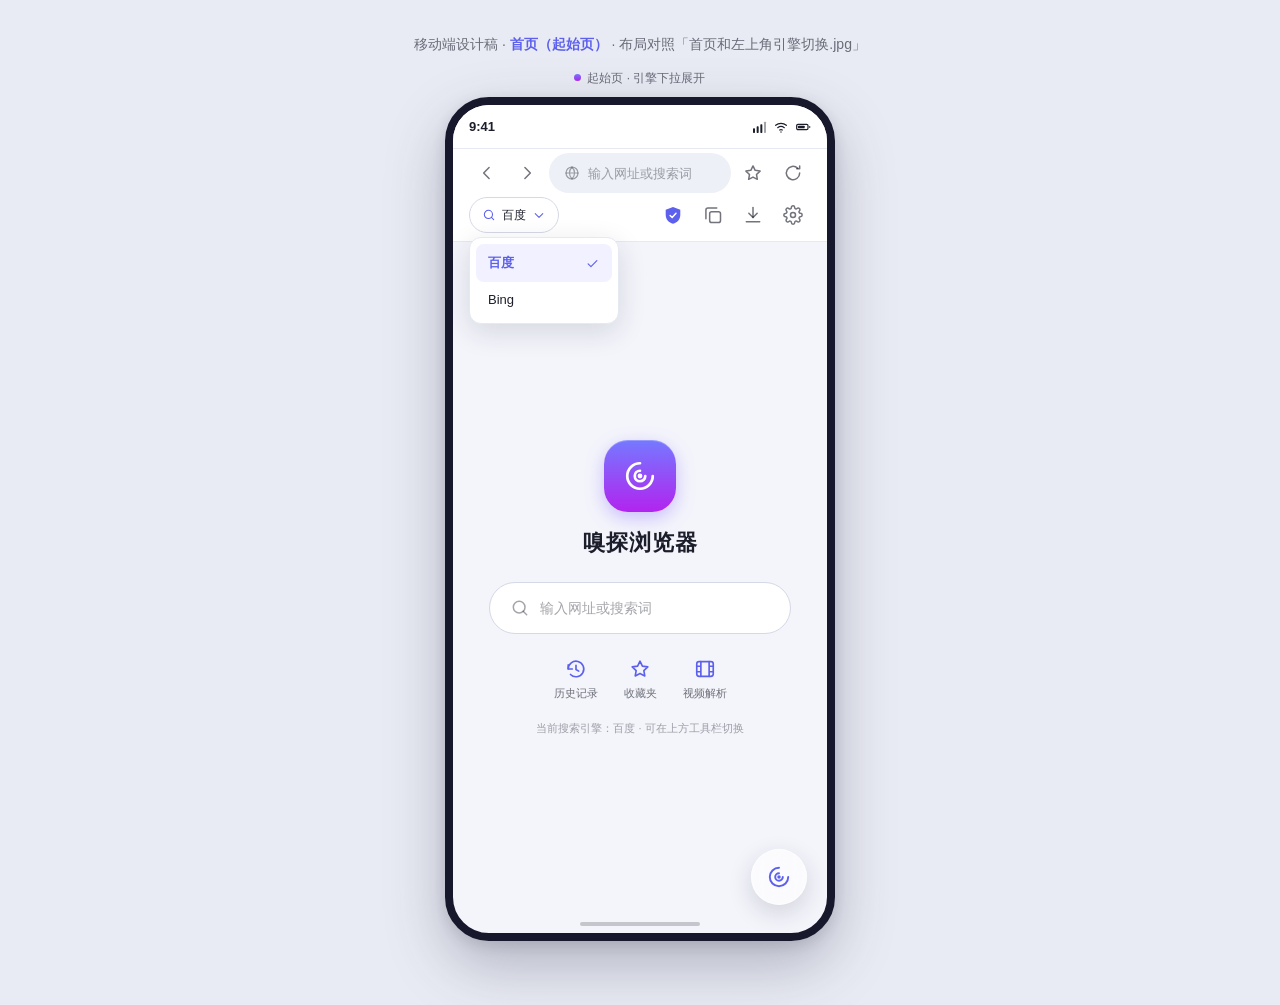
<file: design/mobile/browser.html>
<!DOCTYPE html>
<html lang="zh-CN">
<head>
<meta charset="UTF-8">
<meta name="viewport" content="width=device-width, initial-scale=1.0">
<title>移动端 · 首页（起始页 + 引擎切换）</title>
<link rel="stylesheet" href="base.css">
<style>
/* 页面专属：双行工具栏（结构对照 首页和左上角引擎切换.jpg） */
/* 首页顶部纯白：状态栏与工具栏同为白色，无渐变"肩膀" */
.toolbar { background:var(--white); border-bottom:1px solid var(--border); flex-shrink:0; padding:var(--sp-1) var(--sp-4) var(--sp-2); z-index:3; position:relative; }
.tb-row { display:flex; align-items:center; gap:var(--sp-1); }
.tb-btn {
  width:36px; height:36px; border:none; background:transparent; color:var(--text-2); cursor:pointer;
  border-radius:var(--radius-md); display:flex; align-items:center; justify-content:center; flex-shrink:0;
  transition:transform var(--dur-fast) var(--ease), background var(--dur-fast) var(--ease), color var(--dur-fast) var(--ease);
}
.tb-btn svg { width:20px; height:20px; }
.tb-btn:active { transform:scale(.88); background:var(--fill-2); }
.tb-btn.hl { color:var(--brand-6); }
.url-pill {
  flex:1; min-width:0; height:40px; border-radius:var(--radius-full); background:var(--fill-2);
  display:flex; align-items:center; gap:8px; padding:0 14px; cursor:text;
  border:1px solid transparent;
  transition:border-color var(--dur-base) var(--ease), box-shadow var(--dur-base) var(--ease);
}
.url-pill:focus-within { border-color:var(--brand-4); box-shadow:0 0 0 3px rgba(117,121,255,.14); background:var(--white); }
.url-pill svg { width:16px; height:16px; color:var(--text-3); flex-shrink:0; }
.url-pill input { flex:1; border:none; outline:none; background:transparent; font-family:inherit; font-size:13px; color:var(--text-1); min-width:0; }
.url-pill input::placeholder { color:var(--text-3); }
.tb-dl { display:flex; align-items:center; gap:4px; }
/* 引擎选择 + 下拉 */
.engine-wrap { position:relative; }
.engine-chip {
  height:36px; padding:0 12px; border:1px solid var(--border-strong); border-radius:var(--radius-full);
  background:var(--white); color:var(--text-1); cursor:pointer; font-family:inherit; font-size:12px; font-weight:500;
  display:flex; align-items:center; gap:6px;
  transition:transform var(--dur-fast) var(--ease), background var(--dur-fast) var(--ease);
}
.engine-chip svg { width:14px; height:14px; color:var(--brand-6); }
.engine-chip:active { transform:scale(.95); background:var(--brand-1); }
.engine-menu {
  position:absolute; top:40px; left:0; width:150px; background:var(--white);
  border-radius:var(--radius-md); border:1px solid var(--border); box-shadow:var(--shadow-3);
  padding:6px; z-index:9; animation:rise var(--dur-base) var(--ease) backwards;
}
.engine-item {
  display:flex; align-items:center; gap:8px; padding:10px 12px; border-radius:var(--radius-sm);
  font-size:13px; cursor:pointer; transition:background var(--dur-fast) var(--ease);
}
.engine-item:active { background:var(--fill-2); }
.engine-item.on { color:var(--brand-6); font-weight:600; background:var(--brand-1); }
.engine-item svg { width:15px; height:15px; margin-left:auto; color:var(--brand-6); }
/* 中央起始页主体 */
.start { flex:1; display:flex; flex-direction:column; align-items:center; justify-content:center; padding:0 36px; }
.logo {
  width:72px; height:72px; border-radius:24px; background:var(--gradient-brand);
  box-shadow:var(--shadow-brand), var(--shadow-inset);
  display:flex; align-items:center; justify-content:center; margin-bottom:16px;
}
.logo svg { width:36px; height:36px; color:#fff; }
.start h1 { font-size:22px; font-weight:600; letter-spacing:1px; margin-bottom:24px; }
.start-search {
  width:100%; height:52px; border-radius:var(--radius-full); border:1.5px solid var(--border-strong);
  background:var(--white); display:flex; align-items:center; gap:10px; padding:0 20px; cursor:text;
  transition:border-color var(--dur-base) var(--ease), box-shadow var(--dur-base) var(--ease);
}
.start-search:focus-within { border-color:var(--brand-5); box-shadow:0 0 0 4px rgba(117,121,255,.15); }
.start-search svg { width:20px; height:20px; color:var(--text-3); }
.start-search input { flex:1; border:none; outline:none; background:transparent; font-family:inherit; font-size:14px; min-width:0; }
.start-search input::placeholder { color:var(--text-3); }
.quick { display:flex; gap:26px; margin-top:var(--sp-6); }
.q-item {
  display:flex; flex-direction:column; align-items:center; gap:6px; cursor:pointer; border:none; background:transparent; font-family:inherit;
  transition:transform var(--dur-fast) var(--ease);
}
.q-item:active { transform:scale(.9); }
.q-item svg { width:22px; height:22px; color:var(--brand-6); }
.q-item span { font-size:11px; color:var(--text-2); }
.engine-note { margin-top:20px; font-size:11px; color:var(--text-3); }
</style>
</head>
<body>

<svg style="display:none" xmlns="http://www.w3.org/2000/svg"><defs>
  <symbol id="i-signal" viewBox="0 0 24 24" fill="currentColor"><rect x="3" y="14" width="3" height="7" rx="1"/><rect x="8.5" y="11" width="3" height="10" rx="1"/><rect x="14" y="8" width="3" height="13" rx="1"/><rect x="19.5" y="4" width="3" height="17" rx="1" opacity=".4"/></symbol>
  <symbol id="i-wifi" viewBox="0 0 24 24" fill="none" stroke="currentColor" stroke-width="1.8" stroke-linecap="round" stroke-linejoin="round"><path d="M4 9.5a12.5 12.5 0 0 1 16 0"/><path d="M7 13a8.5 8.5 0 0 1 10 0"/><path d="M10 16.5a4.5 4.5 0 0 1 4 0"/><circle cx="12" cy="19.5" r="1" fill="currentColor" stroke="none"/></symbol>
  <symbol id="i-battery" viewBox="0 0 24 24" fill="none" stroke="currentColor" stroke-width="1.8"><rect x="2.5" y="8" width="17" height="8" rx="2"/><path d="M22 11v2"/><rect x="4.5" y="10" width="10" height="4" rx="1" fill="currentColor" stroke="none"/></symbol>
  <symbol id="i-forward" viewBox="0 0 24 24" fill="none" stroke="currentColor" stroke-width="1.8" stroke-linecap="round" stroke-linejoin="round"><path d="M5 12h14"/><path d="M13 6l6 6-6 6"/></symbol>
  <symbol id="i-globe" viewBox="0 0 24 24" fill="none" stroke="currentColor" stroke-width="1.8" stroke-linecap="round" stroke-linejoin="round"><circle cx="12" cy="12" r="9"/><path d="M3 12h18M12 3c2.5 2.6 3.8 5.7 3.8 9S14.5 18.4 12 21c-2.5-2.6-3.8-5.7-3.8-9S9.5 5.6 12 3z"/></symbol>
  <symbol id="i-search" viewBox="0 0 24 24" fill="none" stroke="currentColor" stroke-width="1.8" stroke-linecap="round" stroke-linejoin="round"><circle cx="11" cy="11" r="7"/><path d="M20 20l-4.2-4.2"/></symbol>
  <symbol id="i-star" viewBox="0 0 24 24" fill="none" stroke="currentColor" stroke-width="1.8" stroke-linecap="round" stroke-linejoin="round"><path d="M12 3.5l2.6 5.3 5.9.9-4.3 4.1 1 5.8-5.2-2.7-5.2 2.7 1-5.8L3.5 9.7l5.9-.9L12 3.5z"/></symbol>
  <symbol id="i-star-fill" viewBox="0 0 24 24" fill="currentColor"><path d="M12 3.5l2.6 5.3 5.9.9-4.3 4.1 1 5.8-5.2-2.7-5.2 2.7 1-5.8L3.5 9.7l5.9-.9L12 3.5z"/></symbol>
  <symbol id="i-refresh" viewBox="0 0 24 24" fill="none" stroke="currentColor" stroke-width="1.8" stroke-linecap="round" stroke-linejoin="round"><path d="M20 12a8 8 0 1 1-2.5-5.8"/><path d="M20 3.5V7h-3.5"/></symbol>
  <symbol id="i-shield" viewBox="0 0 24 24" fill="none" stroke="currentColor" stroke-width="1.8" stroke-linecap="round" stroke-linejoin="round"><path d="M12 2.5l8.75 3.25v6.2c0 5.2-3.85 9.3-8.75 10.55-4.9-1.25-8.75-5.35-8.75-10.55v-6.2L12 2.5z"/><path d="M8.5 12.2l2.5 2.5 4.5-5"/></symbol>
  <symbol id="i-shield-fill" viewBox="0 0 24 24" fill="currentColor" stroke="none"><path d="M12 2.5l8.75 3.25v6.2c0 5.2-3.85 9.3-8.75 10.55-4.9-1.25-8.75-5.35-8.75-10.55v-6.2L12 2.5z"/><path d="M8.5 12.6l2.5 2.5 4.6-5.1" fill="none" stroke="#fff" stroke-width="1.8" stroke-linecap="round" stroke-linejoin="round"/></symbol>
  <symbol id="i-tabs" viewBox="0 0 24 24" fill="none" stroke="currentColor" stroke-width="1.8" stroke-linecap="round" stroke-linejoin="round"><rect x="8" y="8" width="13" height="13" rx="2.5"/><path d="M16.5 3.5H6A2.5 2.5 0 0 0 3.5 6v10.5"/></symbol>
  <symbol id="i-download" viewBox="0 0 24 24" fill="none" stroke="currentColor" stroke-width="1.8" stroke-linecap="round" stroke-linejoin="round"><path d="M12 3v12"/><path d="M7 10l5 5 5-5"/><path d="M4 20h16"/></symbol>
  <symbol id="i-settings" viewBox="0 0 24 24" fill="none" stroke="currentColor" stroke-width="1.8" stroke-linecap="round" stroke-linejoin="round"><circle cx="12" cy="12" r="3"/><path d="M19.4 15a1.65 1.65 0 0 0 .33 1.82l.06.06a2 2 0 1 1-2.83 2.83l-.06-.06a1.65 1.65 0 0 0-1.82-.33 1.65 1.65 0 0 0-1 1.51V21a2 2 0 1 1-4 0v-.09A1.65 1.65 0 0 0 9 19.4a1.65 1.65 0 0 0-1.82.33l-.06.06a2 2 0 1 1-2.83-2.83l.06-.06a1.65 1.65 0 0 0 .33-1.82 1.65 1.65 0 0 0-1.51-1H3a2 2 0 1 1 0-4h.09A1.65 1.65 0 0 0 4.6 9a1.65 1.65 0 0 0-.33-1.82l-.06-.06a2 2 0 1 1 2.83-2.83l.06.06a1.65 1.65 0 0 0 1.82.33H9a1.65 1.65 0 0 0 1-1.51V3a2 2 0 1 1 4 0v.09a1.65 1.65 0 0 0 1 1.51 1.65 1.65 0 0 0 1.82-.33l.06-.06a2 2 0 1 1 2.83 2.83l-.06.06a1.65 1.65 0 0 0-.33 1.82V9a1.65 1.65 0 0 0 1.51 1H21a2 2 0 1 1 0 4h-.09a1.65 1.65 0 0 0-1.51 1z"/></symbol>
  <symbol id="i-scan" viewBox="0 0 24 24" fill="none" stroke="currentColor" stroke-width="1.8" stroke-linecap="round" stroke-linejoin="round"><path d="M4 8V6a2 2 0 0 1 2-2h2M16 4h2a2 2 0 0 1 2 2v2M20 16v2a2 2 0 0 1-2 2h-2M8 20H6a2 2 0 0 1-2-2v-2"/><path d="M3.5 12h17"/></symbol>
  <symbol id="i-radar" viewBox="0 0 24 24" fill="none" stroke="currentColor" stroke-width="1.8" stroke-linecap="round" stroke-linejoin="round"><path d="M12 8.5A3.5 3.5 0 1 0 15.5 12"/><path d="M12 3.5A8.5 8.5 0 1 0 20.5 12"/><circle cx="12" cy="12" r="1.6" fill="currentColor" stroke="none"/></symbol>
  <symbol id="i-film" viewBox="0 0 24 24" fill="none" stroke="currentColor" stroke-width="1.8" stroke-linecap="round" stroke-linejoin="round"><rect x="3" y="4" width="18" height="16" rx="2.5"/><path d="M7.5 4v16M16.5 4v16M3 9h4.5M3 15h4.5M16.5 9H21M16.5 15H21"/></symbol>
  <symbol id="i-music" viewBox="0 0 24 24" fill="none" stroke="currentColor" stroke-width="1.8" stroke-linecap="round" stroke-linejoin="round"><circle cx="7" cy="17.5" r="3"/><circle cx="17.5" cy="15.5" r="3"/><path d="M10 17.5V6l10.5-2v11.5"/></symbol>
  <symbol id="i-image" viewBox="0 0 24 24" fill="none" stroke="currentColor" stroke-width="1.8" stroke-linecap="round" stroke-linejoin="round"><rect x="3" y="4" width="18" height="16" rx="2.5"/><circle cx="9" cy="9.5" r="1.8"/><path d="M21 15.5l-4.5-4.5L7 20.5"/></symbol>
  <symbol id="i-layers" viewBox="0 0 24 24" fill="none" stroke="currentColor" stroke-width="1.8" stroke-linecap="round" stroke-linejoin="round"><path d="M12 3l9 5-9 5-9-5 9-5z"/><path d="M3 13l9 5 9-5"/></symbol>
  <symbol id="i-history" viewBox="0 0 24 24" fill="none" stroke="currentColor" stroke-width="1.8" stroke-linecap="round" stroke-linejoin="round"><path d="M3.5 12a8.5 8.5 0 1 1 2.5 6"/><path d="M3.5 12V7.5M3.5 12H8"/><path d="M12 8v4.5l3 1.8"/></symbol>
  <symbol id="i-clock" viewBox="0 0 24 24" fill="none" stroke="currentColor" stroke-width="1.8" stroke-linecap="round" stroke-linejoin="round"><circle cx="12" cy="12" r="9"/><path d="M12 7v5l3.4 2"/></symbol>
  <symbol id="i-check" viewBox="0 0 24 24" fill="none" stroke="currentColor" stroke-width="1.8" stroke-linecap="round" stroke-linejoin="round"><path d="M5 12.5l4.5 4.5L19 7.5"/></symbol>
  <symbol id="i-check-circle" viewBox="0 0 24 24" fill="none" stroke="currentColor" stroke-width="1.8" stroke-linecap="round" stroke-linejoin="round"><circle cx="12" cy="12" r="9"/><path d="M8.2 12.3l2.6 2.6 5-5.6"/></symbol>
  <symbol id="i-alert" viewBox="0 0 24 24" fill="none" stroke="currentColor" stroke-width="1.8" stroke-linecap="round" stroke-linejoin="round"><circle cx="12" cy="12" r="9"/><path d="M12 7.5v5.5"/><path d="M12 16.4v.1"/></symbol>
  <symbol id="i-trash" viewBox="0 0 24 24" fill="none" stroke="currentColor" stroke-width="1.8" stroke-linecap="round" stroke-linejoin="round"><path d="M4 6.5h16"/><path d="M9 6.5V4.8A1.3 1.3 0 0 1 10.3 3.5h3.4A1.3 1.3 0 0 1 15 4.8v1.7"/><path d="M6.2 6.5l1 13a1.5 1.5 0 0 0 1.5 1.4h6.6a1.5 1.5 0 0 0 1.5-1.4l1-13"/></symbol>
  <symbol id="i-broom" viewBox="0 0 24 24" fill="none" stroke="currentColor" stroke-width="1.8" stroke-linecap="round" stroke-linejoin="round"><path d="M13.5 3.5l7 7"/><path d="M16 6L9 13"/><path d="M9 13l2 2-4.5 5.5L3 17l6-4z" fill="currentColor" fill-opacity=".12"/></symbol>
  <symbol id="i-folder" viewBox="0 0 24 24" fill="none" stroke="currentColor" stroke-width="1.8" stroke-linecap="round" stroke-linejoin="round"><path d="M3 7.2A2.2 2.2 0 0 1 5.2 5h4l2.2 2.6h7.4A2.2 2.2 0 0 1 21 9.8v8A2.2 2.2 0 0 1 18.8 20H5.2A2.2 2.2 0 0 1 3 17.8V7.2z"/></symbol>
  <symbol id="i-hard-drive" viewBox="0 0 24 24" fill="none" stroke="currentColor" stroke-width="1.8" stroke-linecap="round" stroke-linejoin="round"><rect x="3" y="9" width="18" height="8" rx="2"/><path d="M5.5 9l2-4.5A1.5 1.5 0 0 1 8.9 3.5h6.2a1.5 1.5 0 0 1 1.4 1l2 4.5"/><path d="M7.5 13.2h.1M11 13.2h.1"/></symbol>
  <symbol id="i-lock" viewBox="0 0 24 24" fill="none" stroke="currentColor" stroke-width="1.8" stroke-linecap="round" stroke-linejoin="round"><rect x="5" y="10.5" width="14" height="10" rx="2.5"/><path d="M8 10.5V7.8a4 4 0 0 1 8 0v2.7"/></symbol>
  <symbol id="i-more" viewBox="0 0 24 24" fill="none" stroke="currentColor" stroke-width="1.8" stroke-linecap="round" stroke-linejoin="round"><circle cx="12" cy="5.2" r="1.4"/><circle cx="12" cy="12" r="1.4"/><circle cx="12" cy="18.8" r="1.4"/></symbol>
  <symbol id="i-chev-left" viewBox="0 0 24 24" fill="none" stroke="currentColor" stroke-width="1.8" stroke-linecap="round" stroke-linejoin="round"><path d="M14.5 5.5L8 12l6.5 6.5"/></symbol>
  <symbol id="i-chev-right" viewBox="0 0 24 24" fill="none" stroke="currentColor" stroke-width="1.8" stroke-linecap="round" stroke-linejoin="round"><path d="M9.5 5.5l6.5 6.5-6.5 6.5"/></symbol>
  <symbol id="i-chev-down" viewBox="0 0 24 24" fill="none" stroke="currentColor" stroke-width="1.8" stroke-linecap="round" stroke-linejoin="round"><path d="M5.5 9.5l6.5 6.5 6.5-6.5"/></symbol>
  <symbol id="i-plus" viewBox="0 0 24 24" fill="none" stroke="currentColor" stroke-width="1.8" stroke-linecap="round" stroke-linejoin="round"><path d="M12 5v14M5 12h14"/></symbol>
  <symbol id="i-minus" viewBox="0 0 24 24" fill="none" stroke="currentColor" stroke-width="1.8" stroke-linecap="round" stroke-linejoin="round"><path d="M6 12h12"/></symbol>
  <symbol id="i-close" viewBox="0 0 24 24" fill="none" stroke="currentColor" stroke-width="1.8" stroke-linecap="round" stroke-linejoin="round"><path d="M6 6l12 12M18 6L6 18"/></symbol>
  <symbol id="i-swap" viewBox="0 0 24 24" fill="none" stroke="currentColor" stroke-width="1.8" stroke-linecap="round" stroke-linejoin="round"><path d="M17 4l3 3-3 3M20 7H4"/><path d="M7 20l-3-3 3-3M4 17h16"/></symbol>
  <symbol id="i-file" viewBox="0 0 24 24" fill="none" stroke="currentColor" stroke-width="1.8" stroke-linecap="round" stroke-linejoin="round"><path d="M6 3h8l4 4v14H6z"/><path d="M14 3v4h4"/></symbol>
  <symbol id="i-key" viewBox="0 0 24 24" fill="none" stroke="currentColor" stroke-width="1.8" stroke-linecap="round" stroke-linejoin="round"><circle cx="8" cy="15.5" r="4"/><path d="M11 12.5L20 3.5M16 7.5l3 3"/></symbol>
  <symbol id="i-clipboard" viewBox="0 0 24 24" fill="none" stroke="currentColor" stroke-width="1.8" stroke-linecap="round" stroke-linejoin="round"><rect x="8" y="2.5" width="8" height="4" rx="1.2"/><path d="M8 4.5H6a2 2 0 0 0-2 2V20a2 2 0 0 0 2 2h12a2 2 0 0 0 2-2V6.5a2 2 0 0 0-2-2h-2"/></symbol>
  <symbol id="i-filter" viewBox="0 0 24 24" fill="none" stroke="currentColor" stroke-width="1.8" stroke-linecap="round" stroke-linejoin="round"><path d="M3 5h18l-7 8v5.5l-4 2V13L3 5z"/></symbol>
  <symbol id="i-upload" viewBox="0 0 24 24" fill="none" stroke="currentColor" stroke-width="1.8" stroke-linecap="round" stroke-linejoin="round"><path d="M12 20V8"/><path d="M7 12l5-5 5 5"/><path d="M4 4h16"/></symbol>
  <symbol id="i-pause" viewBox="0 0 24 24" fill="none" stroke="currentColor" stroke-width="1.8" stroke-linecap="round" stroke-linejoin="round"><path d="M9 5v14M15 5v14"/></symbol>
  <symbol id="i-play" viewBox="0 0 24 24" fill="none" stroke="currentColor" stroke-width="1.8" stroke-linecap="round" stroke-linejoin="round"><path d="M7 5.5v13l11-6.5-11-6.5z"/></symbol>
  <symbol id="i-zap" viewBox="0 0 24 24" fill="none" stroke="currentColor" stroke-width="1.8" stroke-linecap="round" stroke-linejoin="round"><path d="M13 2.5L4.5 13.5H11L10 21.5l8.5-11H12l1-8z"/></symbol>
  <symbol id="i-moon" viewBox="0 0 24 24" fill="none" stroke="currentColor" stroke-width="1.8" stroke-linecap="round" stroke-linejoin="round"><path d="M20 14.5A8.5 8.5 0 0 1 9.5 4a8.5 8.5 0 1 0 10.5 10.5z"/></symbol>
  <symbol id="i-cpu" viewBox="0 0 24 24" fill="none" stroke="currentColor" stroke-width="1.8" stroke-linecap="round" stroke-linejoin="round"><rect x="6" y="6" width="12" height="12" rx="2"/><rect x="9.5" y="9.5" width="5" height="5" rx="1"/><path d="M9 3v3M15 3v3M9 18v3M15 18v3M3 9h3M3 15h3M18 9h3M18 15h3"/></symbol>
  <symbol id="i-rule" viewBox="0 0 24 24" fill="none" stroke="currentColor" stroke-width="1.8" stroke-linecap="round" stroke-linejoin="round"><path d="M4 7.5h9M19.5 7.5H20"/><circle cx="16" cy="7.5" r="2"/><path d="M4 16.5h2.5M13 16.5h7"/><circle cx="10" cy="16.5" r="2"/></symbol>
  <symbol id="i-log" viewBox="0 0 24 24" fill="none" stroke="currentColor" stroke-width="1.8" stroke-linecap="round" stroke-linejoin="round"><rect x="4" y="3.5" width="16" height="17" rx="2.5"/><path d="M8 8.5h8M8 12h8M8 15.5h5"/></symbol>
</defs></svg>

<div class="page-title">移动端设计稿 · <b>首页（起始页）</b> · 布局对照「首页和左上角引擎切换.jpg」</div>

<div class="frames">
  <!-- 状态 1：起始页 -->
  <div>
    <div class="frame-label"><span class="dot"></span>起始页 · 引擎下拉展开</div>
    <div class="phone">
      <div class="statusbar">
        <span>9:41</span>
        <div class="sb-icons"><svg><use href="#i-signal"/></svg><svg><use href="#i-wifi"/></svg><svg><use href="#i-battery"/></svg></div>
      </div>

      <!-- 双行工具栏 -->
      <div class="toolbar">
        <div class="tb-row">
          <button class="tb-btn" aria-label="返回"><svg><use href="#i-chev-left"/></svg></button>
          <button class="tb-btn" aria-label="前进"><svg><use href="#i-chev-right"/></svg></button>
          <div class="url-pill">
            <svg><use href="#i-globe"/></svg>
            <input placeholder="输入网址或搜索词" spellcheck="false">
          </div>
          <button class="tb-btn" aria-label="收藏"><svg><use href="#i-star"/></svg></button>
          <button class="tb-btn" aria-label="刷新"><svg><use href="#i-refresh"/></svg></button>
        </div>
        <div class="tb-row" style="margin-top:var(--sp-1);">
          <!-- 引擎切换（下拉展开态） -->
          <div class="engine-wrap">
            <button class="engine-chip"><svg><use href="#i-search"/></svg>百度<svg><use href="#i-chev-down"/></svg></button>
            <div class="engine-menu">
              <div class="engine-item on">百度<svg><use href="#i-check"/></svg></div>
              <div class="engine-item">Bing</div>
            </div>
          </div>
          <div style="flex:1"></div>
          <button class="tb-btn hl" aria-label="隐私保护（已开启）"><svg><use href="#i-shield-fill"/></svg></button>
          <button class="tb-btn" aria-label="页签"><svg><use href="#i-tabs"/></svg></button>
          <button class="tb-btn tb-dl" aria-label="下载"><svg><use href="#i-download"/></svg></button>
          <button class="tb-btn" aria-label="设置"><svg><use href="#i-settings"/></svg></button>
        </div>
      </div>

      <!-- 起始页主体 -->
      <div class="start">
        <div class="logo"><svg><use href="#i-radar"/></svg></div>
        <h1>嗅探浏览器</h1>
        <div class="start-search">
          <svg><use href="#i-search"/></svg>
          <input placeholder="输入网址或搜索词" spellcheck="false">
        </div>
        <div class="quick">
          <button class="q-item"><svg><use href="#i-history"/></svg><span>历史记录</span></button>
          <button class="q-item"><svg><use href="#i-star"/></svg><span>收藏夹</span></button>
          <button class="q-item"><svg><use href="#i-film"/></svg><span>视频解析</span></button>
        </div>
        <p class="engine-note">当前搜索引擎：百度 · 可在上方工具栏切换</p>
      </div>

      <!-- 嗅探悬浮按钮（毛玻璃 + 雷达图标） -->
      <button class="fab" aria-label="嗅探"><svg><use href="#i-radar"/></svg></button>
      <div class="home-indicator"></div>
    </div>
  </div>
</div>

</body>
</html>
</file>
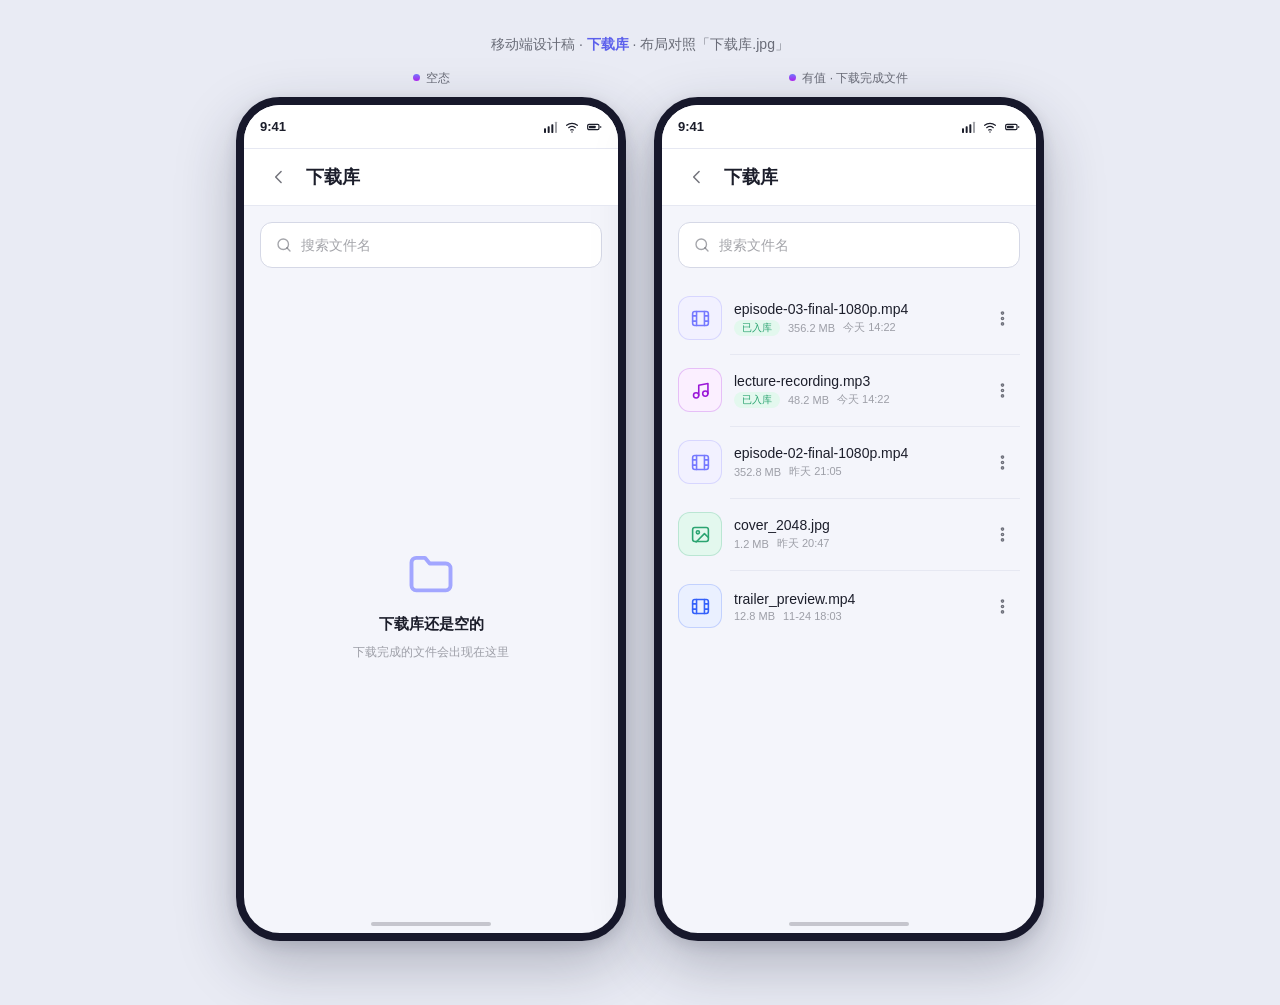
<file: design/mobile/downloads.html>
<!DOCTYPE html>
<html lang="zh-CN">
<head>
<meta charset="UTF-8">
<meta name="viewport" content="width=device-width, initial-scale=1.0">
<title>移动端 · 下载库</title>
<link rel="stylesheet" href="base.css">
<style>
/* 页面专属：下载库（结构对照 下载库.jpg 空态 + 合理推断的有值列表） */
.search-wrap { padding:var(--sp-4) var(--sp-4) var(--sp-2); }
/* 文件列表 */
.file-list { padding:6px 16px 90px; }
.file-item {
  display:flex; align-items:center; gap:12px; padding:14px 0; position:relative; cursor:pointer;
  transition:transform var(--dur-fast) var(--ease);
}
.file-item:active { transform:scale(.985); }
.file-item + .file-item::before { content:""; position:absolute; top:0; left:52px; right:0; height:1px; background:var(--border); }
.f-icon {
  border:1px solid color-mix(in srgb, currentColor 22%, transparent);
  width:44px; height:44px; border-radius:var(--radius-md); flex-shrink:0;
  display:flex; align-items:center; justify-content:center;
}
.f-icon svg { width:21px; height:21px; }
.f-icon.purple { background:var(--brand-1); color:var(--brand-5); }
.f-icon.violet { background:var(--accent-1); color:#9a16d8; }
.f-icon.green  { background:var(--success-bg); color:var(--success); }
.f-icon.blue   { background:var(--info-bg); color:var(--info); }
.f-main { flex:1; min-width:0; }
.f-name { font-size:14px; font-weight:500; white-space:nowrap; overflow:hidden; text-overflow:ellipsis; }
.f-meta { font-size:11px; color:var(--text-3); margin-top:3px; display:flex; gap:8px; align-items:center; }
.more-btn {
  width:36px; height:36px; border:none; border-radius:var(--radius-md); cursor:pointer; flex-shrink:0;
  background:transparent; color:var(--text-2);
  display:flex; align-items:center; justify-content:center;
  transition:transform var(--dur-fast) var(--ease), background var(--dur-fast) var(--ease);
}
.more-btn svg { width:19px; height:19px; }
.more-btn:active { transform:scale(.85); background:var(--fill-2); }
</style>
</head>
<body>

<svg style="display:none" xmlns="http://www.w3.org/2000/svg"><defs>
  <symbol id="i-signal" viewBox="0 0 24 24" fill="currentColor"><rect x="3" y="14" width="3" height="7" rx="1"/><rect x="8.5" y="11" width="3" height="10" rx="1"/><rect x="14" y="8" width="3" height="13" rx="1"/><rect x="19.5" y="4" width="3" height="17" rx="1" opacity=".4"/></symbol>
  <symbol id="i-wifi" viewBox="0 0 24 24" fill="none" stroke="currentColor" stroke-width="1.8" stroke-linecap="round" stroke-linejoin="round"><path d="M4 9.5a12.5 12.5 0 0 1 16 0"/><path d="M7 13a8.5 8.5 0 0 1 10 0"/><path d="M10 16.5a4.5 4.5 0 0 1 4 0"/><circle cx="12" cy="19.5" r="1" fill="currentColor" stroke="none"/></symbol>
  <symbol id="i-battery" viewBox="0 0 24 24" fill="none" stroke="currentColor" stroke-width="1.8"><rect x="2.5" y="8" width="17" height="8" rx="2"/><path d="M22 11v2"/><rect x="4.5" y="10" width="10" height="4" rx="1" fill="currentColor" stroke="none"/></symbol>
  <symbol id="i-chev-left" viewBox="0 0 24 24" fill="none" stroke="currentColor" stroke-width="1.8" stroke-linecap="round" stroke-linejoin="round"><path d="M14.5 5.5L8 12l6.5 6.5"/></symbol>
  <symbol id="i-search" viewBox="0 0 24 24" fill="none" stroke="currentColor" stroke-width="1.8" stroke-linecap="round" stroke-linejoin="round"><circle cx="11" cy="11" r="7"/><path d="M20 20l-4.2-4.2"/></symbol>
  <symbol id="i-folder" viewBox="0 0 24 24" fill="none" stroke="currentColor" stroke-width="1.8" stroke-linecap="round" stroke-linejoin="round"><path d="M3 7.2A2.2 2.2 0 0 1 5.2 5h4l2.2 2.6h7.4A2.2 2.2 0 0 1 21 9.8v8A2.2 2.2 0 0 1 18.8 20H5.2A2.2 2.2 0 0 1 3 17.8V7.2z"/></symbol>
  <symbol id="i-film" viewBox="0 0 24 24" fill="none" stroke="currentColor" stroke-width="1.8" stroke-linecap="round" stroke-linejoin="round"><rect x="3" y="4" width="18" height="16" rx="2.5"/><path d="M7.5 4v16M16.5 4v16M3 9h4.5M3 15h4.5M16.5 9H21M16.5 15H21"/></symbol>
  <symbol id="i-music" viewBox="0 0 24 24" fill="none" stroke="currentColor" stroke-width="1.8" stroke-linecap="round" stroke-linejoin="round"><circle cx="7" cy="17.5" r="3"/><circle cx="17.5" cy="15.5" r="3"/><path d="M10 17.5V6l10.5-2v11.5"/></symbol>
  <symbol id="i-image" viewBox="0 0 24 24" fill="none" stroke="currentColor" stroke-width="1.8" stroke-linecap="round" stroke-linejoin="round"><rect x="3" y="4" width="18" height="16" rx="2.5"/><circle cx="9" cy="9.5" r="1.8"/><path d="M21 15.5l-4.5-4.5L7 20.5"/></symbol>
  <symbol id="i-more" viewBox="0 0 24 24" fill="none" stroke="currentColor" stroke-width="1.8" stroke-linecap="round" stroke-linejoin="round"><circle cx="12" cy="5.2" r="1.4"/><circle cx="12" cy="12" r="1.4"/><circle cx="12" cy="18.8" r="1.4"/></symbol>
  <symbol id="i-check-circle" viewBox="0 0 24 24" fill="none" stroke="currentColor" stroke-width="1.8" stroke-linecap="round" stroke-linejoin="round"><circle cx="12" cy="12" r="9"/><path d="M8.2 12.3l2.6 2.6 5-5.6"/></symbol>
</defs></svg>

<div class="page-title">移动端设计稿 · <b>下载库</b> · 布局对照「下载库.jpg」</div>

<div class="frames">
  <!-- 空态（1:1 对照截屏） -->
  <div>
    <div class="frame-label"><span class="dot"></span>空态</div>
    <div class="phone">
      <div class="statusbar">
        <span>9:41</span>
        <div class="sb-icons"><svg><use href="#i-signal"/></svg><svg><use href="#i-wifi"/></svg><svg><use href="#i-battery"/></svg></div>
      </div>
      <div class="appbar">
        <div class="appbar-row">
          <button class="icon-btn" aria-label="返回"><svg><use href="#i-chev-left"/></svg></button>
          <h1>下载库</h1>
        </div>
      </div>
      <div class="search-wrap">
        <div class="field">
          <svg><use href="#i-search"/></svg>
          <input placeholder="搜索文件名" spellcheck="false">
        </div>
      </div>
      <div class="page-body">
        <div class="empty">
          <svg class="big"><use href="#i-folder"/></svg>
          <div class="t">下载库还是空的</div>
          <div class="d">下载完成的文件会出现在这里</div>
        </div>
      </div>
      <div class="home-indicator"></div>
    </div>
  </div>

  <!-- 有值列表 -->
  <div>
    <div class="frame-label"><span class="dot"></span>有值 · 下载完成文件</div>
    <div class="phone">
      <div class="statusbar">
        <span>9:41</span>
        <div class="sb-icons"><svg><use href="#i-signal"/></svg><svg><use href="#i-wifi"/></svg><svg><use href="#i-battery"/></svg></div>
      </div>
      <div class="appbar">
        <div class="appbar-row">
          <button class="icon-btn" aria-label="返回"><svg><use href="#i-chev-left"/></svg></button>
          <h1>下载库</h1>
        </div>
      </div>
      <div class="search-wrap">
        <div class="field">
          <svg><use href="#i-search"/></svg>
          <input placeholder="搜索文件名" spellcheck="false">
        </div>
      </div>
      <div class="page-body">
        <div class="file-list">
          <div class="file-item rise">
            <div class="f-icon purple"><svg><use href="#i-film"/></svg></div>
            <div class="f-main">
              <div class="f-name">episode-03-final-1080p.mp4</div>
              <div class="f-meta"><span class="tag ok">已入库</span><span>356.2 MB</span><span>今天 14:22</span></div>
            </div>
            <button class="more-btn" aria-label="更多操作"><svg><use href="#i-more"/></svg></button>
          </div>
          <div class="file-item rise">
            <div class="f-icon violet"><svg><use href="#i-music"/></svg></div>
            <div class="f-main">
              <div class="f-name">lecture-recording.mp3</div>
              <div class="f-meta"><span class="tag ok">已入库</span><span>48.2 MB</span><span>今天 14:22</span></div>
            </div>
            <button class="more-btn" aria-label="更多操作"><svg><use href="#i-more"/></svg></button>
          </div>
          <div class="file-item rise">
            <div class="f-icon purple"><svg><use href="#i-film"/></svg></div>
            <div class="f-main">
              <div class="f-name">episode-02-final-1080p.mp4</div>
              <div class="f-meta"><span>352.8 MB</span><span>昨天 21:05</span></div>
            </div>
            <button class="more-btn" aria-label="更多操作"><svg><use href="#i-more"/></svg></button>
          </div>
          <div class="file-item rise">
            <div class="f-icon green"><svg><use href="#i-image"/></svg></div>
            <div class="f-main">
              <div class="f-name">cover_2048.jpg</div>
              <div class="f-meta"><span>1.2 MB</span><span>昨天 20:47</span></div>
            </div>
            <button class="more-btn" aria-label="更多操作"><svg><use href="#i-more"/></svg></button>
          </div>
          <div class="file-item rise">
            <div class="f-icon blue"><svg><use href="#i-film"/></svg></div>
            <div class="f-main">
              <div class="f-name">trailer_preview.mp4</div>
              <div class="f-meta"><span>12.8 MB</span><span>11-24 18:03</span></div>
            </div>
            <button class="more-btn" aria-label="更多操作"><svg><use href="#i-more"/></svg></button>
          </div>
        </div>
      </div>
      <div class="home-indicator"></div>
    </div>
  </div>
</div>

</body>
</html>
</file>
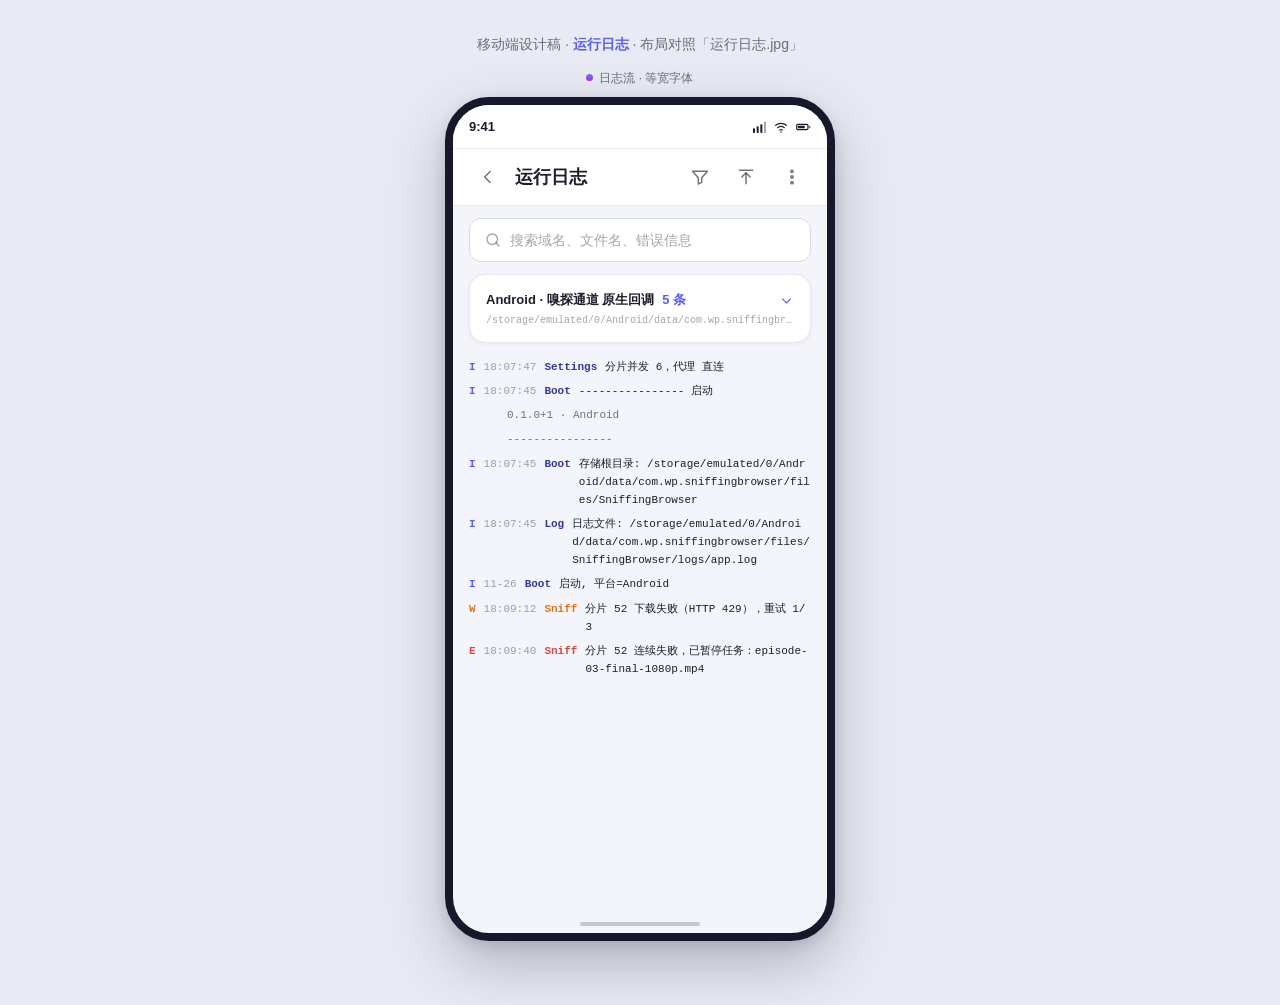
<file: design/mobile/logs.html>
<!DOCTYPE html>
<html lang="zh-CN">
<head>
<meta charset="UTF-8">
<meta name="viewport" content="width=device-width, initial-scale=1.0">
<title>移动端 · 运行日志</title>
<link rel="stylesheet" href="base.css">
<style>
/* 页面专属：运行日志（结构对照 运行日志.jpg） */
/* 通道信息折叠卡 */
.channel-card {
  margin:var(--sp-3) var(--sp-4) 0; background:var(--white); border:1px solid var(--border);
  border-radius:var(--radius-lg); box-shadow:var(--shadow-1); padding:var(--sp-4); cursor:pointer;
  transition:transform var(--dur-fast) var(--ease);
}
.channel-card:active { transform:scale(.985); }
.ch-title { display:flex; align-items:center; gap:8px; font-size:13px; font-weight:600; }
.ch-title svg { width:15px; height:15px; color:var(--brand-6); margin-left:auto; }
.ch-title .n { color:var(--brand-6); }
.ch-path {
  margin-top:6px; font-size:10px; color:var(--text-3); font-family:var(--font-mono);
  white-space:nowrap; overflow:hidden; text-overflow:ellipsis;
}
/* 日志流（等宽） */
.log-list { padding:var(--sp-3) var(--sp-4) 90px; font-family:var(--font-mono); font-size:11px; line-height:1.65; }
.log-line { display:flex; gap:8px; padding:3px 0; color:var(--text-2); }
.log-line .lv { color:var(--brand-6); font-weight:700; flex-shrink:0; }
.log-line .ts { color:var(--text-3); flex-shrink:0; }
.log-line .tg { color:var(--brand-8); font-weight:600; flex-shrink:0; }
.log-line .msg { flex:1; min-width:0; word-break:break-all; color:var(--text-1); }
.log-line .indent { padding-left:38px; color:var(--text-2); }
.log-line.err .lv, .log-line.err .tg { color:var(--error); }
.log-line.warn .lv, .log-line.warn .tg { color:var(--warning); }
</style>
</head>
<body>

<svg style="display:none" xmlns="http://www.w3.org/2000/svg"><defs>
  <symbol id="i-signal" viewBox="0 0 24 24" fill="currentColor"><rect x="3" y="14" width="3" height="7" rx="1"/><rect x="8.5" y="11" width="3" height="10" rx="1"/><rect x="14" y="8" width="3" height="13" rx="1"/><rect x="19.5" y="4" width="3" height="17" rx="1" opacity=".4"/></symbol>
  <symbol id="i-wifi" viewBox="0 0 24 24" fill="none" stroke="currentColor" stroke-width="1.8" stroke-linecap="round" stroke-linejoin="round"><path d="M4 9.5a12.5 12.5 0 0 1 16 0"/><path d="M7 13a8.5 8.5 0 0 1 10 0"/><path d="M10 16.5a4.5 4.5 0 0 1 4 0"/><circle cx="12" cy="19.5" r="1" fill="currentColor" stroke="none"/></symbol>
  <symbol id="i-battery" viewBox="0 0 24 24" fill="none" stroke="currentColor" stroke-width="1.8"><rect x="2.5" y="8" width="17" height="8" rx="2"/><path d="M22 11v2"/><rect x="4.5" y="10" width="10" height="4" rx="1" fill="currentColor" stroke="none"/></symbol>
  <symbol id="i-chev-left" viewBox="0 0 24 24" fill="none" stroke="currentColor" stroke-width="1.8" stroke-linecap="round" stroke-linejoin="round"><path d="M14.5 5.5L8 12l6.5 6.5"/></symbol>
  <symbol id="i-search" viewBox="0 0 24 24" fill="none" stroke="currentColor" stroke-width="1.8" stroke-linecap="round" stroke-linejoin="round"><circle cx="11" cy="11" r="7"/><path d="M20 20l-4.2-4.2"/></symbol>
  <symbol id="i-filter" viewBox="0 0 24 24" fill="none" stroke="currentColor" stroke-width="1.8" stroke-linecap="round" stroke-linejoin="round"><path d="M3 5h18l-7 8v5.5l-4 2V13L3 5z"/></symbol>
  <symbol id="i-upload" viewBox="0 0 24 24" fill="none" stroke="currentColor" stroke-width="1.8" stroke-linecap="round" stroke-linejoin="round"><path d="M12 20V8"/><path d="M7 12l5-5 5 5"/><path d="M4 4h16"/></symbol>
  <symbol id="i-more" viewBox="0 0 24 24" fill="none" stroke="currentColor" stroke-width="1.8" stroke-linecap="round" stroke-linejoin="round"><circle cx="12" cy="5.2" r="1.4"/><circle cx="12" cy="12" r="1.4"/><circle cx="12" cy="18.8" r="1.4"/></symbol>
  <symbol id="i-chev-down" viewBox="0 0 24 24" fill="none" stroke="currentColor" stroke-width="1.8" stroke-linecap="round" stroke-linejoin="round"><path d="M5.5 9.5l6.5 6.5 6.5-6.5"/></symbol>
</defs></svg>

<div class="page-title">移动端设计稿 · <b>运行日志</b> · 布局对照「运行日志.jpg」</div>

<div class="frames">
  <div>
    <div class="frame-label"><span class="dot"></span>日志流 · 等宽字体</div>
    <div class="phone">
      <div class="statusbar">
        <span>9:41</span>
        <div class="sb-icons"><svg><use href="#i-signal"/></svg><svg><use href="#i-wifi"/></svg><svg><use href="#i-battery"/></svg></div>
      </div>
      <div class="appbar">
        <div class="appbar-row">
          <button class="icon-btn" aria-label="返回"><svg><use href="#i-chev-left"/></svg></button>
          <h1>运行日志</h1>
          <button class="icon-btn" aria-label="筛选"><svg><use href="#i-filter"/></svg></button>
          <button class="icon-btn" aria-label="导出"><svg><use href="#i-upload"/></svg></button>
          <button class="icon-btn" aria-label="更多"><svg><use href="#i-more"/></svg></button>
        </div>
      </div>
      <div style="padding:12px 16px 0;">
        <div class="field" style="height:44px;">
          <svg><use href="#i-search"/></svg>
          <input placeholder="搜索域名、文件名、错误信息" spellcheck="false">
        </div>
      </div>

      <!-- 通道折叠卡 -->
      <div class="channel-card rise">
        <div class="ch-title">
          Android · 嗅探通道 原生回调 <span class="n">5 条</span>
          <svg><use href="#i-chev-down"/></svg>
        </div>
        <div class="ch-path">/storage/emulated/0/Android/data/com.wp.sniffingbrowser/files/…</div>
      </div>

      <!-- 日志流 -->
      <div class="page-body">
        <div class="log-list">
          <div class="log-line"><span class="lv">I</span><span class="ts">18:07:47</span><span class="tg">Settings</span><span class="msg">分片并发 6，代理 直连</span></div>
          <div class="log-line"><span class="lv">I</span><span class="ts">18:07:45</span><span class="tg">Boot</span><span class="msg">---------------- 启动</span></div>
          <div class="log-line"><span class="indent">0.1.0+1 · Android</span></div>
          <div class="log-line"><span class="indent">----------------</span></div>
          <div class="log-line"><span class="lv">I</span><span class="ts">18:07:45</span><span class="tg">Boot</span><span class="msg">存储根目录: /storage/emulated/0/Android/data/com.wp.sniffingbrowser/files/SniffingBrowser</span></div>
          <div class="log-line"><span class="lv">I</span><span class="ts">18:07:45</span><span class="tg">Log</span><span class="msg">日志文件: /storage/emulated/0/Android/data/com.wp.sniffingbrowser/files/SniffingBrowser/logs/app.log</span></div>
          <div class="log-line"><span class="lv">I</span><span class="ts">11-26</span><span class="tg">Boot</span><span class="msg">启动, 平台=Android</span></div>
          <div class="log-line warn"><span class="lv">W</span><span class="ts">18:09:12</span><span class="tg">Sniff</span><span class="msg">分片 52 下载失败（HTTP 429），重试 1/3</span></div>
          <div class="log-line err"><span class="lv">E</span><span class="ts">18:09:40</span><span class="tg">Sniff</span><span class="msg">分片 52 连续失败，已暂停任务：episode-03-final-1080p.mp4</span></div>
        </div>
      </div>
      <div class="home-indicator"></div>
    </div>
  </div>
</div>

</body>
</html>
</file>
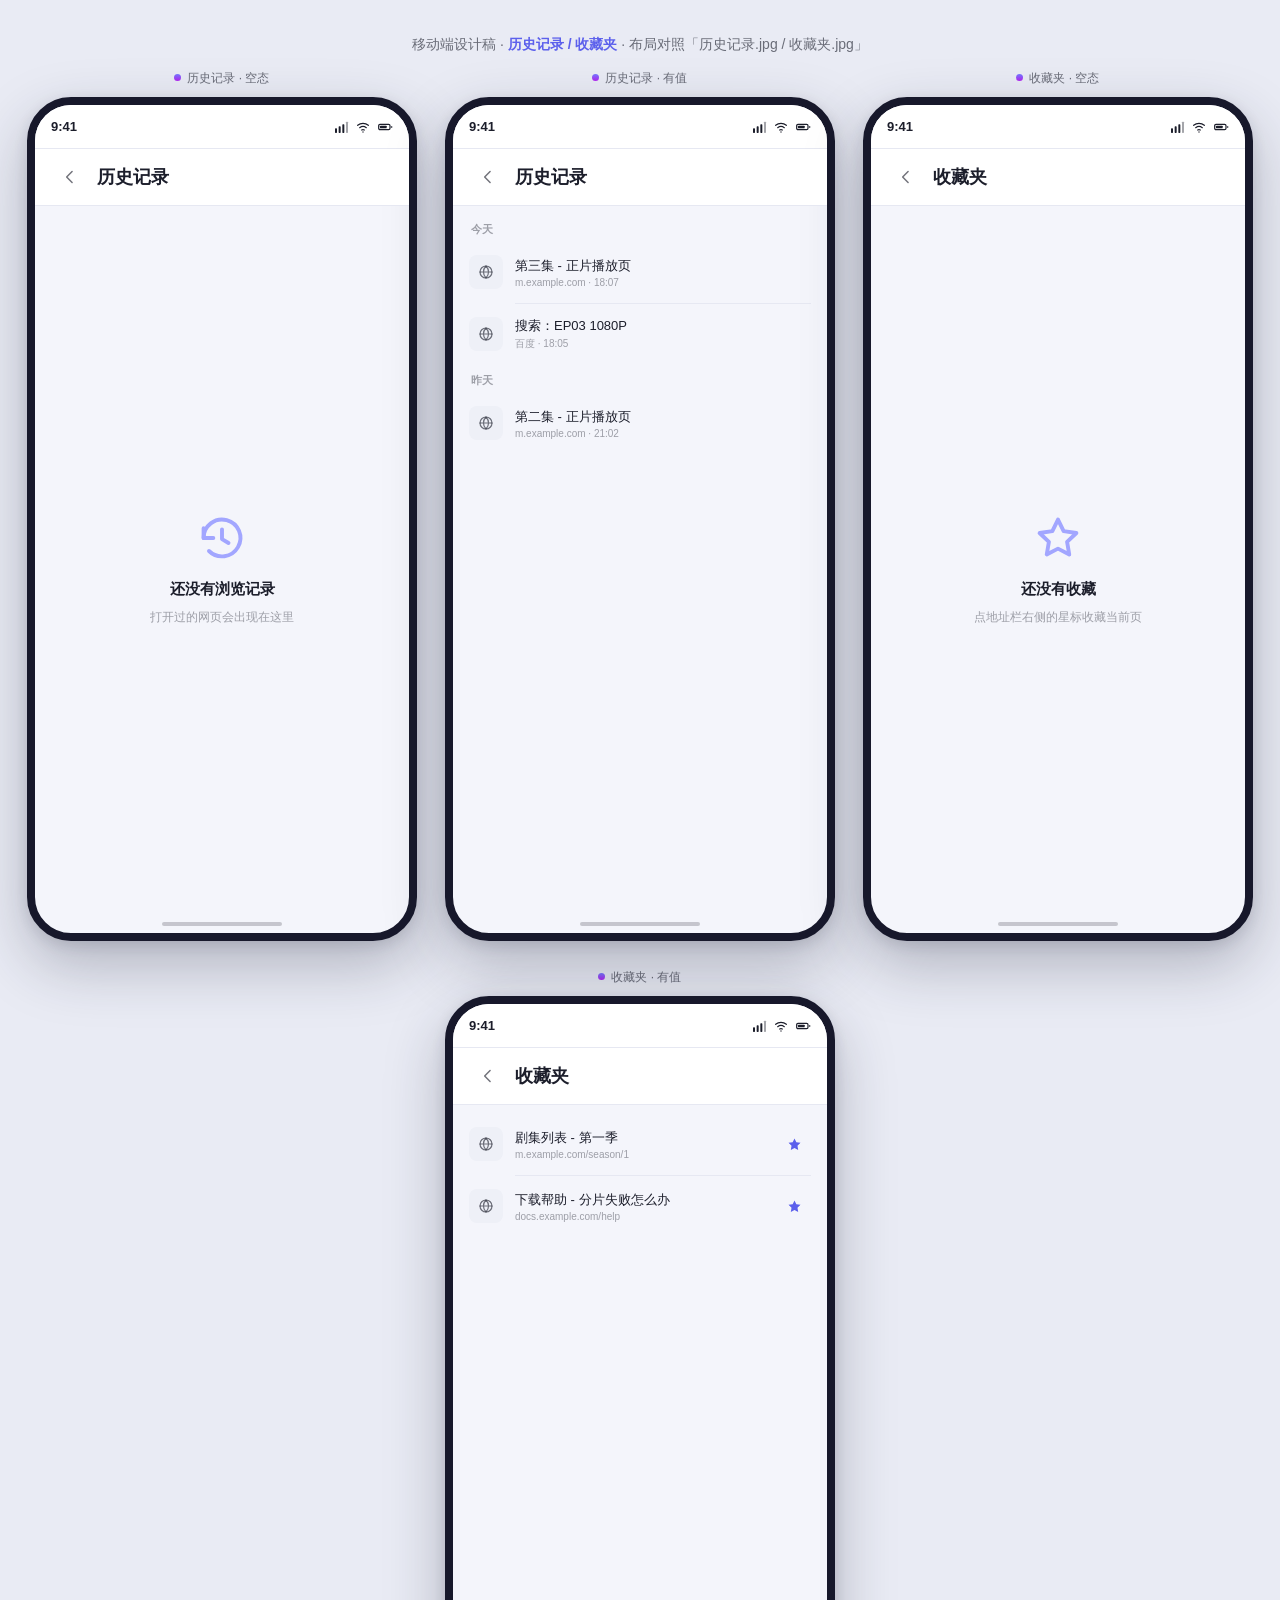
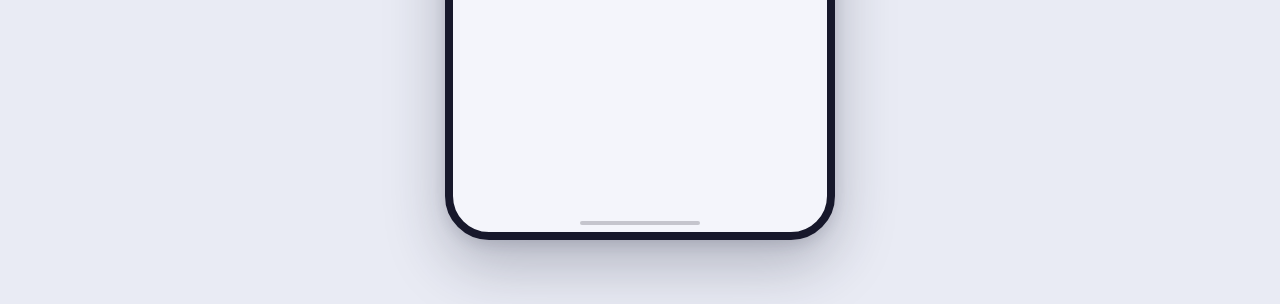
<file: design/mobile/misc.html>
<!DOCTYPE html>
<html lang="zh-CN">
<head>
<meta charset="UTF-8">
<meta name="viewport" content="width=device-width, initial-scale=1.0">
<title>移动端 · 历史记录 / 收藏夹</title>
<link rel="stylesheet" href="base.css">
<style>
/* 页面专属：历史记录 + 收藏夹（结构对照 历史记录.jpg / 收藏夹.jpg，均为空态） */
/* 有值列表样式（合理推断） */
.entry-list { padding:var(--sp-2) var(--sp-4) 90px; }
.entry {
  display:flex; align-items:center; gap:12px; padding:14px 0; position:relative; cursor:pointer;
  transition:transform var(--dur-fast) var(--ease);
}
.entry:active { transform:scale(.985); }
.entry + .entry::before { content:""; position:absolute; top:0; left:46px; right:0; height:1px; background:var(--border); }
.e-icon { width:34px; height:34px; border-radius:var(--radius-sm); flex-shrink:0; display:flex; align-items:center; justify-content:center; background:var(--fill-2); color:var(--text-2); }
.e-icon svg { width:16px; height:16px; }
.e-main { flex:1; min-width:0; }
.e-title { font-size:13px; font-weight:500; white-space:nowrap; overflow:hidden; text-overflow:ellipsis; }
.e-meta { font-size:10px; color:var(--text-3); margin-top:2px; }
.e-star { width:34px; height:34px; border:none; background:transparent; color:var(--text-3); cursor:pointer; display:flex; align-items:center; justify-content:center; border-radius:50%; transition:transform var(--dur-fast) var(--ease), color var(--dur-fast) var(--ease); }
.e-star svg { width:17px; height:17px; }
.e-star:active { transform:scale(.85); }
.e-star.on { color:var(--brand-6); }
.date-label { font-size:11px; color:var(--text-3); font-weight:600; padding:8px 2px 4px; }
</style>
</head>
<body>

<svg style="display:none" xmlns="http://www.w3.org/2000/svg"><defs>
  <symbol id="i-signal" viewBox="0 0 24 24" fill="currentColor"><rect x="3" y="14" width="3" height="7" rx="1"/><rect x="8.5" y="11" width="3" height="10" rx="1"/><rect x="14" y="8" width="3" height="13" rx="1"/><rect x="19.5" y="4" width="3" height="17" rx="1" opacity=".4"/></symbol>
  <symbol id="i-wifi" viewBox="0 0 24 24" fill="none" stroke="currentColor" stroke-width="1.8" stroke-linecap="round" stroke-linejoin="round"><path d="M4 9.5a12.5 12.5 0 0 1 16 0"/><path d="M7 13a8.5 8.5 0 0 1 10 0"/><path d="M10 16.5a4.5 4.5 0 0 1 4 0"/><circle cx="12" cy="19.5" r="1" fill="currentColor" stroke="none"/></symbol>
  <symbol id="i-battery" viewBox="0 0 24 24" fill="none" stroke="currentColor" stroke-width="1.8"><rect x="2.5" y="8" width="17" height="8" rx="2"/><path d="M22 11v2"/><rect x="4.5" y="10" width="10" height="4" rx="1" fill="currentColor" stroke="none"/></symbol>
  <symbol id="i-chev-left" viewBox="0 0 24 24" fill="none" stroke="currentColor" stroke-width="1.8" stroke-linecap="round" stroke-linejoin="round"><path d="M14.5 5.5L8 12l6.5 6.5"/></symbol>
  <symbol id="i-history" viewBox="0 0 24 24" fill="none" stroke="currentColor" stroke-width="1.8" stroke-linecap="round" stroke-linejoin="round"><path d="M3.5 12a8.5 8.5 0 1 1 2.5 6"/><path d="M3.5 12V7.5M3.5 12H8"/><path d="M12 8v4.5l3 1.8"/></symbol>
  <symbol id="i-star" viewBox="0 0 24 24" fill="none" stroke="currentColor" stroke-width="1.8" stroke-linecap="round" stroke-linejoin="round"><path d="M12 3.5l2.6 5.3 5.9.9-4.3 4.1 1 5.8-5.2-2.7-5.2 2.7 1-5.8L3.5 9.7l5.9-.9L12 3.5z"/></symbol>
  <symbol id="i-star-fill" viewBox="0 0 24 24" fill="currentColor"><path d="M12 3.5l2.6 5.3 5.9.9-4.3 4.1 1 5.8-5.2-2.7-5.2 2.7 1-5.8L3.5 9.7l5.9-.9L12 3.5z"/></symbol>
  <symbol id="i-globe" viewBox="0 0 24 24" fill="none" stroke="currentColor" stroke-width="1.8" stroke-linecap="round" stroke-linejoin="round"><circle cx="12" cy="12" r="9"/><path d="M3 12h18M12 3c2.5 2.6 3.8 5.7 3.8 9S14.5 18.4 12 21c-2.5-2.6-3.8-5.7-3.8-9S9.5 5.6 12 3z"/></symbol>
</defs></svg>

<div class="page-title">移动端设计稿 · <b>历史记录 / 收藏夹</b> · 布局对照「历史记录.jpg / 收藏夹.jpg」</div>

<div class="frames">
  <!-- 历史记录：空态 + 有值 -->
  <div>
    <div class="frame-label"><span class="dot"></span>历史记录 · 空态</div>
    <div class="phone">
      <div class="statusbar">
        <span>9:41</span>
        <div class="sb-icons"><svg><use href="#i-signal"/></svg><svg><use href="#i-wifi"/></svg><svg><use href="#i-battery"/></svg></div>
      </div>
      <div class="appbar">
        <div class="appbar-row">
          <button class="icon-btn" aria-label="返回"><svg><use href="#i-chev-left"/></svg></button>
          <h1>历史记录</h1>
        </div>
      </div>
      <div class="page-body">
        <div class="empty">
          <svg class="big"><use href="#i-history"/></svg>
          <div class="t">还没有浏览记录</div>
          <div class="d">打开过的网页会出现在这里</div>
        </div>
      </div>
      <div class="home-indicator"></div>
    </div>
  </div>

  <div>
    <div class="frame-label"><span class="dot"></span>历史记录 · 有值</div>
    <div class="phone">
      <div class="statusbar">
        <span>9:41</span>
        <div class="sb-icons"><svg><use href="#i-signal"/></svg><svg><use href="#i-wifi"/></svg><svg><use href="#i-battery"/></svg></div>
      </div>
      <div class="appbar">
        <div class="appbar-row">
          <button class="icon-btn" aria-label="返回"><svg><use href="#i-chev-left"/></svg></button>
          <h1>历史记录</h1>
        </div>
      </div>
      <div class="page-body">
        <div class="entry-list">
          <div class="date-label">今天</div>
          <div class="entry rise">
            <div class="e-icon"><svg><use href="#i-globe"/></svg></div>
            <div class="e-main">
              <div class="e-title">第三集 - 正片播放页</div>
              <div class="e-meta">m.example.com · 18:07</div>
            </div>
          </div>
          <div class="entry rise">
            <div class="e-icon"><svg><use href="#i-globe"/></svg></div>
            <div class="e-main">
              <div class="e-title">搜索：EP03 1080P</div>
              <div class="e-meta">百度 · 18:05</div>
            </div>
          </div>
          <div class="date-label">昨天</div>
          <div class="entry rise">
            <div class="e-icon"><svg><use href="#i-globe"/></svg></div>
            <div class="e-main">
              <div class="e-title">第二集 - 正片播放页</div>
              <div class="e-meta">m.example.com · 21:02</div>
            </div>
          </div>
        </div>
      </div>
      <div class="home-indicator"></div>
    </div>
  </div>

  <!-- 收藏夹：空态 + 有值 -->
  <div>
    <div class="frame-label"><span class="dot"></span>收藏夹 · 空态</div>
    <div class="phone">
      <div class="statusbar">
        <span>9:41</span>
        <div class="sb-icons"><svg><use href="#i-signal"/></svg><svg><use href="#i-wifi"/></svg><svg><use href="#i-battery"/></svg></div>
      </div>
      <div class="appbar">
        <div class="appbar-row">
          <button class="icon-btn" aria-label="返回"><svg><use href="#i-chev-left"/></svg></button>
          <h1>收藏夹</h1>
        </div>
      </div>
      <div class="page-body">
        <div class="empty">
          <svg class="big"><use href="#i-star"/></svg>
          <div class="t">还没有收藏</div>
          <div class="d">点地址栏右侧的星标收藏当前页</div>
        </div>
      </div>
      <div class="home-indicator"></div>
    </div>
  </div>

  <div>
    <div class="frame-label"><span class="dot"></span>收藏夹 · 有值</div>
    <div class="phone">
      <div class="statusbar">
        <span>9:41</span>
        <div class="sb-icons"><svg><use href="#i-signal"/></svg><svg><use href="#i-wifi"/></svg><svg><use href="#i-battery"/></svg></div>
      </div>
      <div class="appbar">
        <div class="appbar-row">
          <button class="icon-btn" aria-label="返回"><svg><use href="#i-chev-left"/></svg></button>
          <h1>收藏夹</h1>
        </div>
      </div>
      <div class="page-body">
        <div class="entry-list">
          <div class="entry rise">
            <div class="e-icon"><svg><use href="#i-globe"/></svg></div>
            <div class="e-main">
              <div class="e-title">剧集列表 - 第一季</div>
              <div class="e-meta">m.example.com/season/1</div>
            </div>
            <button class="e-star on" aria-label="取消收藏"><svg><use href="#i-star-fill"/></svg></button>
          </div>
          <div class="entry rise">
            <div class="e-icon"><svg><use href="#i-globe"/></svg></div>
            <div class="e-main">
              <div class="e-title">下载帮助 - 分片失败怎么办</div>
              <div class="e-meta">docs.example.com/help</div>
            </div>
            <button class="e-star on" aria-label="取消收藏"><svg><use href="#i-star-fill"/></svg></button>
          </div>
        </div>
      </div>
      <div class="home-indicator"></div>
    </div>
  </div>
</div>

</body>
</html>
</file>
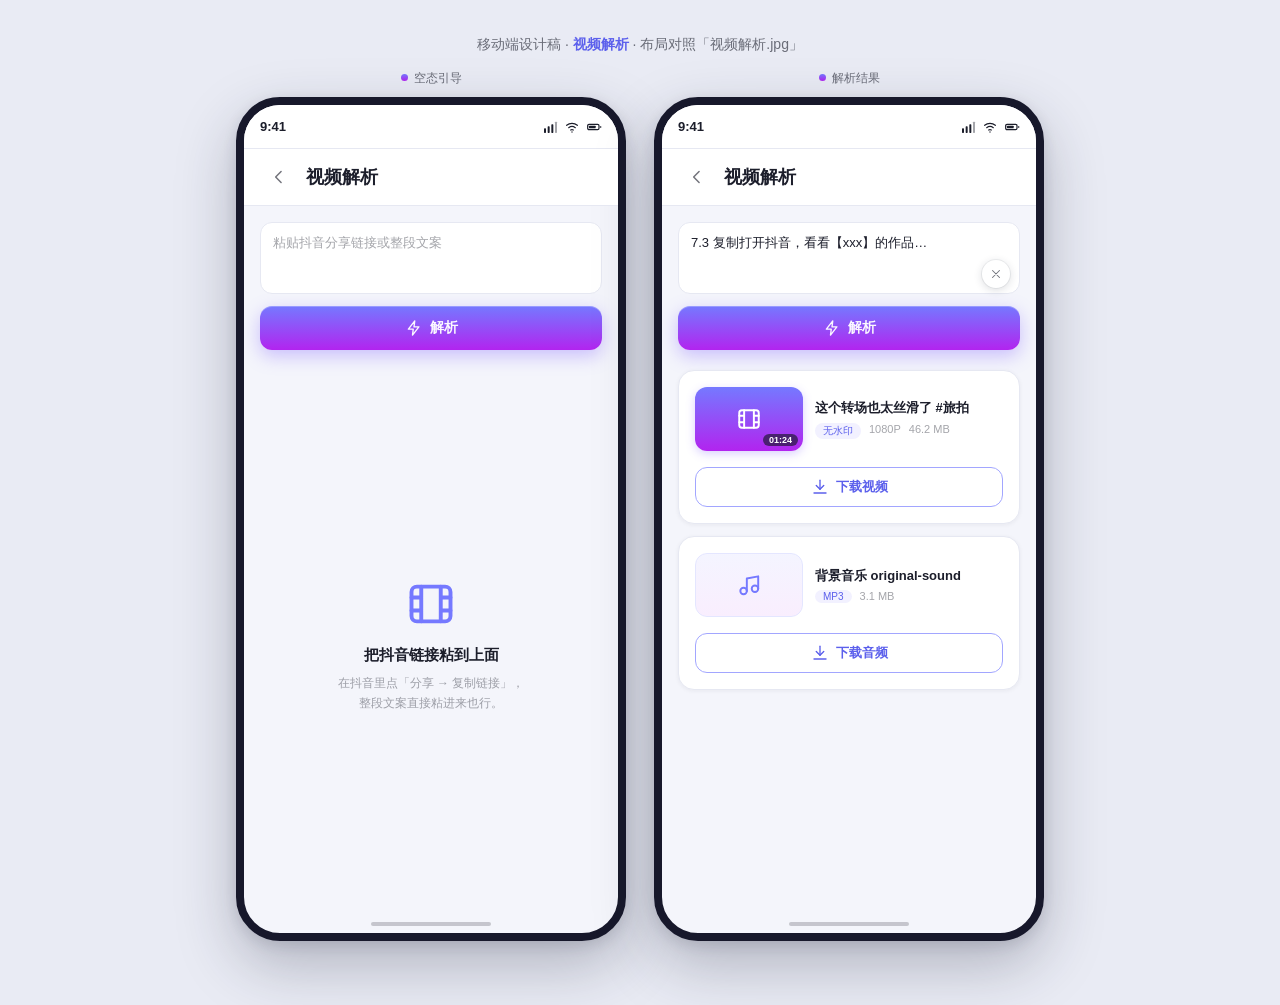
<file: design/mobile/parse.html>
<!DOCTYPE html>
<html lang="zh-CN">
<head>
<meta charset="UTF-8">
<meta name="viewport" content="width=device-width, initial-scale=1.0">
<title>移动端 · 视频解析</title>
<link rel="stylesheet" href="base.css">
<style>
/* 页面专属：视频解析（结构对照 视频解析.jpg） */
.parse-row { display:flex; flex-direction:column; gap:8px; padding:var(--sp-4) var(--sp-4) var(--sp-2); }
.paste-wrap { position:relative; }
.paste-box {
  width:100%; height:72px; background:var(--white); border:1px solid var(--border);
  border-radius:var(--radius-md); padding:10px 12px; font-family:inherit; font-size:13px;
  line-height:1.6; color:var(--text-1); resize:none;
  transition:border-color var(--dur-fast) var(--ease), box-shadow var(--dur-fast) var(--ease);
}
.paste-box::placeholder { color:var(--text-3); }
.paste-box:focus { outline:none; border-color:var(--brand-5); box-shadow:0 0 0 3px rgba(117,121,255,.15); }
/* 有内容时悬浮于文本域右下角的清空钮：白色实底，不透出底下文字 */
.clear-fab {
  position:absolute; right:10px; bottom:10px; width:28px; height:28px; border:none; border-radius:var(--radius-full);
  background:var(--white); color:var(--text-2); cursor:pointer;
  box-shadow:0 2px 8px rgba(31,35,58,.16), 0 0 0 1px rgba(31,35,58,.06);
  display:flex; align-items:center; justify-content:center;
  transition:transform var(--dur-fast) var(--ease), background var(--dur-fast) var(--ease);
}
.clear-fab svg { width:14px; height:14px; }
.clear-fab:active { transform:scale(.85); background:var(--fill-2); }
.parse-row .btn { width:100%; height:44px; justify-content:center; }
/* 解析结果卡 */
.result-card {
  margin:var(--sp-3) var(--sp-4) 0; background:var(--white); border:1px solid var(--border);
  border-radius:var(--radius-lg); box-shadow:var(--shadow-1); overflow:hidden;
  animation:rise var(--dur-slow) var(--ease) backwards;
}
.rc-head { display:flex; gap:12px; padding:var(--sp-4); align-items:center; }
.rc-thumb {
  width:108px; height:64px; border-radius:var(--radius-md); flex-shrink:0; position:relative; overflow:hidden;
  background:var(--gradient-brand); display:flex; align-items:center; justify-content:center;
  box-shadow:var(--shadow-brand-press);
}
.rc-thumb svg { width:26px; height:26px; color:#fff; }
.rc-thumb .dur {
  position:absolute; right:5px; bottom:5px; font-size:9px; font-weight:600; font-family:var(--font-num);
  background:rgba(23,24,43,.65); color:#fff; padding:1px 6px; border-radius:var(--radius-full);
}
.rc-info { flex:1; min-width:0; }
.rc-title { font-size:13px; font-weight:600; line-height:1.4; }
.rc-meta { font-size:11px; color:var(--text-3); margin-top:5px; display:flex; gap:8px; flex-wrap:wrap; }
.rc-actions { display:flex; gap:10px; padding:0 var(--sp-4) var(--sp-4); }
.rc-actions .btn { flex:1; }
.rc-actions .btn { flex:1; height:40px; font-size:13px; }
/* 解析中状态条 */
.parsing-tip {
  margin:var(--sp-3) var(--sp-4) 0; padding:var(--sp-2) var(--sp-4); border-radius:var(--radius-md);
  background:var(--brand-1); border:1px solid var(--brand-2);
  display:flex; align-items:center; gap:8px; font-size:12px; color:var(--brand-8);
}
.parsing-tip svg { width:16px; height:16px; color:var(--brand-5); animation:spin 1.2s linear infinite; }
@keyframes spin { to { transform:rotate(360deg); } }
</style>
</head>
<body>

<svg style="display:none" xmlns="http://www.w3.org/2000/svg"><defs>
  <symbol id="i-signal" viewBox="0 0 24 24" fill="currentColor"><rect x="3" y="14" width="3" height="7" rx="1"/><rect x="8.5" y="11" width="3" height="10" rx="1"/><rect x="14" y="8" width="3" height="13" rx="1"/><rect x="19.5" y="4" width="3" height="17" rx="1" opacity=".4"/></symbol>
  <symbol id="i-wifi" viewBox="0 0 24 24" fill="none" stroke="currentColor" stroke-width="1.8" stroke-linecap="round" stroke-linejoin="round"><path d="M4 9.5a12.5 12.5 0 0 1 16 0"/><path d="M7 13a8.5 8.5 0 0 1 10 0"/><path d="M10 16.5a4.5 4.5 0 0 1 4 0"/><circle cx="12" cy="19.5" r="1" fill="currentColor" stroke="none"/></symbol>
  <symbol id="i-battery" viewBox="0 0 24 24" fill="none" stroke="currentColor" stroke-width="1.8"><rect x="2.5" y="8" width="17" height="8" rx="2"/><path d="M22 11v2"/><rect x="4.5" y="10" width="10" height="4" rx="1" fill="currentColor" stroke="none"/></symbol>
  <symbol id="i-chev-left" viewBox="0 0 24 24" fill="none" stroke="currentColor" stroke-width="1.8" stroke-linecap="round" stroke-linejoin="round"><path d="M14.5 5.5L8 12l6.5 6.5"/></symbol>
  <symbol id="i-film" viewBox="0 0 24 24" fill="none" stroke="currentColor" stroke-width="1.8" stroke-linecap="round" stroke-linejoin="round"><rect x="3" y="4" width="18" height="16" rx="2.5"/><path d="M7.5 4v16M16.5 4v16M3 9h4.5M3 15h4.5M16.5 9H21M16.5 15H21"/></symbol>
  <symbol id="i-music" viewBox="0 0 24 24" fill="none" stroke="currentColor" stroke-width="1.8" stroke-linecap="round" stroke-linejoin="round"><circle cx="7" cy="17.5" r="3"/><circle cx="17.5" cy="15.5" r="3"/><path d="M10 17.5V6l10.5-2v11.5"/></symbol>
  <symbol id="i-download" viewBox="0 0 24 24" fill="none" stroke="currentColor" stroke-width="1.8" stroke-linecap="round" stroke-linejoin="round"><path d="M12 3v12"/><path d="M7 10l5 5 5-5"/><path d="M4 20h16"/></symbol>
  <symbol id="i-close" viewBox="0 0 24 24" fill="none" stroke="currentColor" stroke-width="1.8" stroke-linecap="round" stroke-linejoin="round"><path d="M6 6l12 12M18 6L6 18"/></symbol>
  <symbol id="i-zap" viewBox="0 0 24 24" fill="none" stroke="currentColor" stroke-width="1.8" stroke-linecap="round" stroke-linejoin="round"><path d="M13 2.5L4.5 13.5H11L10 21.5l8.5-11H12l1-8z"/></symbol>
  <symbol id="i-refresh" viewBox="0 0 24 24" fill="none" stroke="currentColor" stroke-width="1.8" stroke-linecap="round" stroke-linejoin="round"><path d="M20 12a8 8 0 1 1-2.5-5.8"/><path d="M20 3.5V7h-3.5"/></symbol>
  <symbol id="i-alert" viewBox="0 0 24 24" fill="none" stroke="currentColor" stroke-width="1.8" stroke-linecap="round" stroke-linejoin="round"><circle cx="12" cy="12" r="9"/><path d="M12 7.5v5.5"/><path d="M12 16.4v.1"/></symbol>
</defs></svg>

<div class="page-title">移动端设计稿 · <b>视频解析</b> · 布局对照「视频解析.jpg」</div>

<div class="frames">
  <!-- 空态引导（1:1 对照截屏） -->
  <div>
    <div class="frame-label"><span class="dot"></span>空态引导</div>
    <div class="phone">
      <div class="statusbar">
        <span>9:41</span>
        <div class="sb-icons"><svg><use href="#i-signal"/></svg><svg><use href="#i-wifi"/></svg><svg><use href="#i-battery"/></svg></div>
      </div>
      <div class="appbar">
        <div class="appbar-row">
          <button class="icon-btn" aria-label="返回"><svg><use href="#i-chev-left"/></svg></button>
          <h1>视频解析</h1>
        </div>
      </div>
      <div class="parse-row">
        <div class="paste-wrap">
          <textarea class="paste-box" rows="2" placeholder="粘贴抖音分享链接或整段文案" spellcheck="false"></textarea>
        </div>
        <button class="btn btn-primary"><svg><use href="#i-zap"/></svg>解析</button>
      </div>
      <div class="page-body">
        <div class="empty">
          <svg class="big" style="color:var(--brand-5);"><use href="#i-film"/></svg>
          <div class="t">把抖音链接粘到上面</div>
          <div class="d">在抖音里点「分享 → 复制链接」，<br>整段文案直接粘进来也行。</div>
        </div>
      </div>
      <div class="home-indicator"></div>
    </div>
  </div>

  <!-- 解析成功 -->
  <div>
    <div class="frame-label"><span class="dot"></span>解析结果</div>
    <div class="phone">
      <div class="statusbar">
        <span>9:41</span>
        <div class="sb-icons"><svg><use href="#i-signal"/></svg><svg><use href="#i-wifi"/></svg><svg><use href="#i-battery"/></svg></div>
      </div>
      <div class="appbar">
        <div class="appbar-row">
          <button class="icon-btn" aria-label="返回"><svg><use href="#i-chev-left"/></svg></button>
          <h1>视频解析</h1>
        </div>
      </div>
      <div class="parse-row">
        <div class="paste-wrap">
          <textarea class="paste-box" rows="2" spellcheck="false">7.3 复制打开抖音，看看【xxx】的作品…</textarea>
          <button class="clear-fab" aria-label="清空"><svg><use href="#i-close"/></svg></button>
        </div>
        <button class="btn btn-primary"><svg><use href="#i-zap"/></svg>解析</button>
      </div>
      <div class="page-body">
        <div class="parsing-tip rise" style="display:none;"></div>
        <div class="result-card rise">
          <div class="rc-head">
            <div class="rc-thumb">
              <svg><use href="#i-film"/></svg>
              <span class="dur">01:24</span>
            </div>
            <div class="rc-info">
              <div class="rc-title">这个转场也太丝滑了 #旅拍</div>
              <div class="rc-meta"><span class="tag brand">无水印</span><span>1080P</span><span>46.2 MB</span></div>
            </div>
          </div>
          <div class="rc-actions">
            <button class="btn btn-outline"><svg><use href="#i-download"/></svg>下载视频</button>
          </div>
        </div>
        <div class="result-card rise" style="animation-delay:.08s;">
          <div class="rc-head">
            <div class="rc-thumb" style="background:var(--gradient-brand-soft);border:1px solid var(--brand-2);box-shadow:none;">
              <svg style="color:var(--brand-5);"><use href="#i-music"/></svg>
            </div>
            <div class="rc-info">
              <div class="rc-title">背景音乐 original-sound</div>
              <div class="rc-meta"><span class="tag brand">MP3</span><span>3.1 MB</span></div>
            </div>
          </div>
          <div class="rc-actions">
            <button class="btn btn-outline"><svg><use href="#i-download"/></svg>下载音频</button>
          </div>
        </div>
      </div>
      <div class="home-indicator"></div>
    </div>
  </div>
</div>

</body>
</html>
</file>
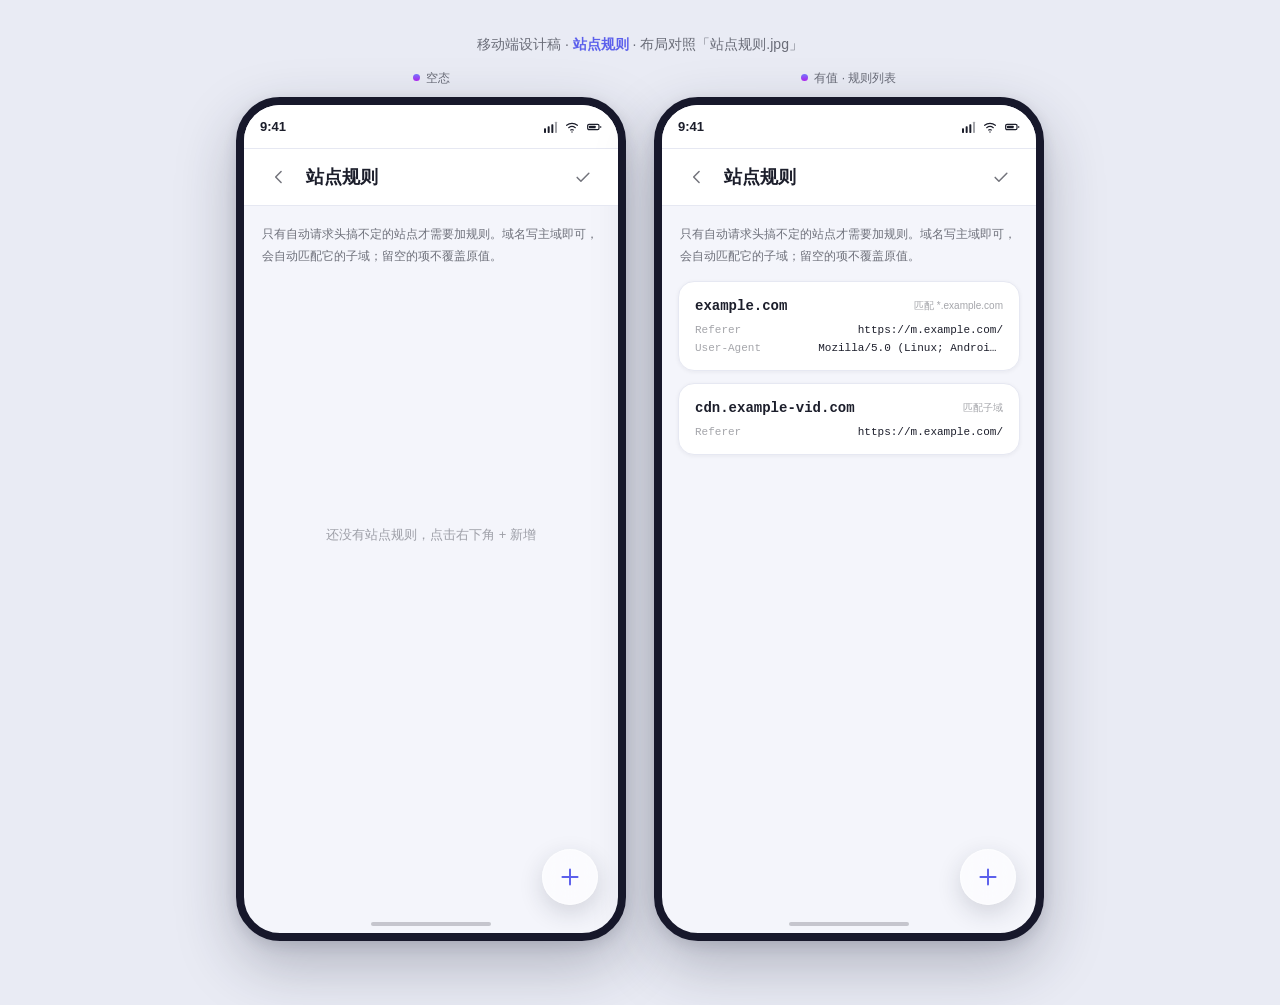
<file: design/mobile/rules.html>
<!DOCTYPE html>
<html lang="zh-CN">
<head>
<meta charset="UTF-8">
<meta name="viewport" content="width=device-width, initial-scale=1.0">
<title>移动端 · 站点规则</title>
<link rel="stylesheet" href="base.css">
<style>
/* 页面专属：站点规则（结构对照 站点规则.jpg） */
.intro { font-size:12px; color:var(--text-2); line-height:1.8; padding:2px; }
.rule-empty {
  position:absolute; left:0; right:0; top:44%;
  text-align:center; font-size:13px; color:var(--text-3);
}
/* 规则卡（有值态示意） */
.rule-card {
  background:var(--white); border:1px solid var(--border); border-radius:var(--radius-lg);
  box-shadow:var(--shadow-1); padding:var(--sp-4); margin-bottom:var(--sp-3); cursor:pointer;
  transition:transform var(--dur-fast) var(--ease), box-shadow var(--dur-fast) var(--ease);
}
.rule-card:active { transform:scale(.98); box-shadow:var(--shadow-2); }
.rule-head { display:flex; align-items:center; gap:8px; }
.rule-head .host { font-size:14px; font-weight:600; font-family:var(--font-mono); }
.rule-head .match { font-size:10px; color:var(--text-3); margin-left:auto; }
.rule-rows { margin-top:10px; display:flex; flex-direction:column; gap:6px; }
.rule-kv { display:flex; justify-content:space-between; font-size:11px; }
.rule-kv .k { color:var(--text-3); font-family:var(--font-mono); }
.rule-kv .v { color:var(--text-1); font-family:var(--font-mono); max-width:60%; white-space:nowrap; overflow:hidden; text-overflow:ellipsis; }
</style>
</head>
<body>

<svg style="display:none" xmlns="http://www.w3.org/2000/svg"><defs>
  <symbol id="i-signal" viewBox="0 0 24 24" fill="currentColor"><rect x="3" y="14" width="3" height="7" rx="1"/><rect x="8.5" y="11" width="3" height="10" rx="1"/><rect x="14" y="8" width="3" height="13" rx="1"/><rect x="19.5" y="4" width="3" height="17" rx="1" opacity=".4"/></symbol>
  <symbol id="i-wifi" viewBox="0 0 24 24" fill="none" stroke="currentColor" stroke-width="1.8" stroke-linecap="round" stroke-linejoin="round"><path d="M4 9.5a12.5 12.5 0 0 1 16 0"/><path d="M7 13a8.5 8.5 0 0 1 10 0"/><path d="M10 16.5a4.5 4.5 0 0 1 4 0"/><circle cx="12" cy="19.5" r="1" fill="currentColor" stroke="none"/></symbol>
  <symbol id="i-battery" viewBox="0 0 24 24" fill="none" stroke="currentColor" stroke-width="1.8"><rect x="2.5" y="8" width="17" height="8" rx="2"/><path d="M22 11v2"/><rect x="4.5" y="10" width="10" height="4" rx="1" fill="currentColor" stroke="none"/></symbol>
  <symbol id="i-chev-left" viewBox="0 0 24 24" fill="none" stroke="currentColor" stroke-width="1.8" stroke-linecap="round" stroke-linejoin="round"><path d="M14.5 5.5L8 12l6.5 6.5"/></symbol>
  <symbol id="i-check" viewBox="0 0 24 24" fill="none" stroke="currentColor" stroke-width="1.8" stroke-linecap="round" stroke-linejoin="round"><path d="M5 12.5l4.5 4.5L19 7.5"/></symbol>
  <symbol id="i-plus" viewBox="0 0 24 24" fill="none" stroke="currentColor" stroke-width="1.8" stroke-linecap="round" stroke-linejoin="round"><path d="M12 5v14M5 12h14"/></symbol>
</defs></svg>

<div class="page-title">移动端设计稿 · <b>站点规则</b> · 布局对照「站点规则.jpg」</div>

<div class="frames">
  <!-- 空态（1:1 对照截屏） -->
  <div>
    <div class="frame-label"><span class="dot"></span>空态</div>
    <div class="phone">
      <div class="statusbar">
        <span>9:41</span>
        <div class="sb-icons"><svg><use href="#i-signal"/></svg><svg><use href="#i-wifi"/></svg><svg><use href="#i-battery"/></svg></div>
      </div>
      <div class="appbar">
        <div class="appbar-row">
          <button class="icon-btn" aria-label="返回"><svg><use href="#i-chev-left"/></svg></button>
          <h1>站点规则</h1>
          <button class="icon-btn" aria-label="保存"><svg><use href="#i-check"/></svg></button>
        </div>
      </div>
      <div class="page-body pad">
        <p class="intro rise">只有自动请求头搞不定的站点才需要加规则。域名写主域即可，会自动匹配它的子域；留空的项不覆盖原值。</p>
        <div class="rule-empty">还没有站点规则，点击右下角 + 新增</div>
      </div>
      <button class="fab" aria-label="新增规则"><svg><use href="#i-plus"/></svg></button>
      <div class="home-indicator"></div>
    </div>
  </div>

  <!-- 有值态 -->
  <div>
    <div class="frame-label"><span class="dot"></span>有值 · 规则列表</div>
    <div class="phone">
      <div class="statusbar">
        <span>9:41</span>
        <div class="sb-icons"><svg><use href="#i-signal"/></svg><svg><use href="#i-wifi"/></svg><svg><use href="#i-battery"/></svg></div>
      </div>
      <div class="appbar">
        <div class="appbar-row">
          <button class="icon-btn" aria-label="返回"><svg><use href="#i-chev-left"/></svg></button>
          <h1>站点规则</h1>
          <button class="icon-btn" aria-label="保存"><svg><use href="#i-check"/></svg></button>
        </div>
      </div>
      <div class="page-body pad">
        <p class="intro rise">只有自动请求头搞不定的站点才需要加规则。域名写主域即可，会自动匹配它的子域；留空的项不覆盖原值。</p>
        <div style="margin-top:var(--sp-3);">
          <div class="rule-card rise">
            <div class="rule-head">
              <span class="host">example.com</span>
              <span class="match">匹配 *.example.com</span>
            </div>
            <div class="rule-rows">
              <div class="rule-kv"><span class="k">Referer</span><span class="v">https://m.example.com/</span></div>
              <div class="rule-kv"><span class="k">User-Agent</span><span class="v">Mozilla/5.0 (Linux; Android 14…</span></div>
            </div>
          </div>
          <div class="rule-card rise" style="animation-delay:.06s;">
            <div class="rule-head">
              <span class="host">cdn.example-vid.com</span>
              <span class="match">匹配子域</span>
            </div>
            <div class="rule-rows">
              <div class="rule-kv"><span class="k">Referer</span><span class="v">https://m.example.com/</span></div>
            </div>
          </div>
        </div>
      </div>
      <button class="fab" aria-label="新增规则"><svg><use href="#i-plus"/></svg></button>
      <div class="home-indicator"></div>
    </div>
  </div>
</div>

</body>
</html>
</file>
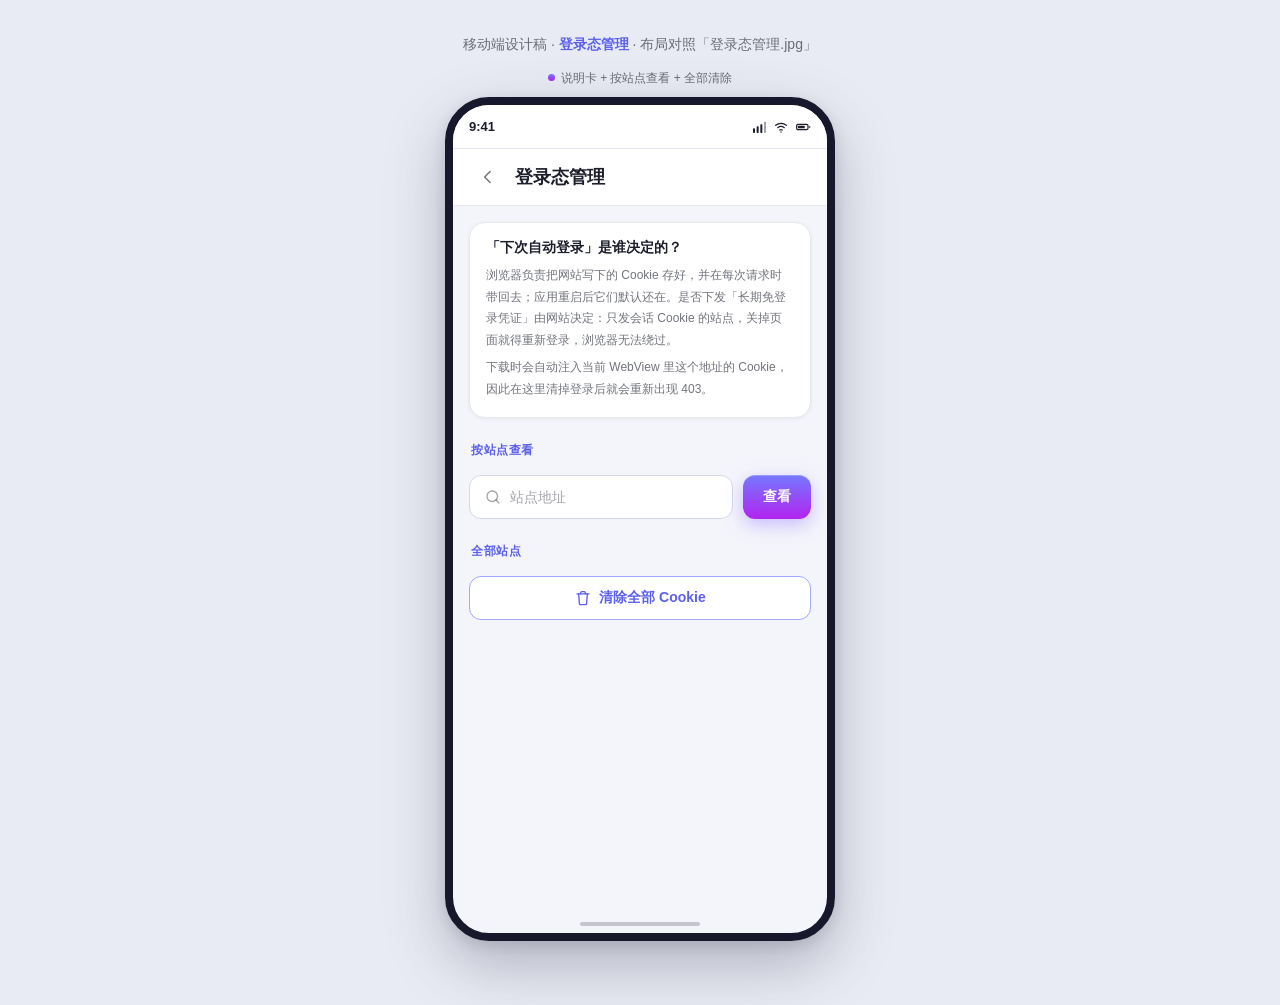
<file: design/mobile/sessions.html>
<!DOCTYPE html>
<html lang="zh-CN">
<head>
<meta charset="UTF-8">
<meta name="viewport" content="width=device-width, initial-scale=1.0">
<title>移动端 · 登录态管理</title>
<link rel="stylesheet" href="base.css">
<style>
/* 页面专属：登录态管理（结构对照 登录态管理.jpg） */
.info-card {
  background:var(--white); border:1px solid var(--border); border-radius:var(--radius-lg);
  box-shadow:var(--shadow-1); padding:16px;
}
.info-card h3 { font-size:14px; font-weight:600; margin-bottom:8px; }
.info-card p { font-size:12px; color:var(--text-2); line-height:1.8; margin-top:6px; }
.view-row { display:flex; gap:10px; padding-top:8px; }
.view-row .field { flex:1; min-width:0; height:44px; }
.view-row .btn { flex-shrink:0; }
/* 全部站点操作 */
.danger-pill { width:100%; margin-top:8px; }
</style>
</head>
<body>

<svg style="display:none" xmlns="http://www.w3.org/2000/svg"><defs>
  <symbol id="i-signal" viewBox="0 0 24 24" fill="currentColor"><rect x="3" y="14" width="3" height="7" rx="1"/><rect x="8.5" y="11" width="3" height="10" rx="1"/><rect x="14" y="8" width="3" height="13" rx="1"/><rect x="19.5" y="4" width="3" height="17" rx="1" opacity=".4"/></symbol>
  <symbol id="i-wifi" viewBox="0 0 24 24" fill="none" stroke="currentColor" stroke-width="1.8" stroke-linecap="round" stroke-linejoin="round"><path d="M4 9.5a12.5 12.5 0 0 1 16 0"/><path d="M7 13a8.5 8.5 0 0 1 10 0"/><path d="M10 16.5a4.5 4.5 0 0 1 4 0"/><circle cx="12" cy="19.5" r="1" fill="currentColor" stroke="none"/></symbol>
  <symbol id="i-battery" viewBox="0 0 24 24" fill="none" stroke="currentColor" stroke-width="1.8"><rect x="2.5" y="8" width="17" height="8" rx="2"/><path d="M22 11v2"/><rect x="4.5" y="10" width="10" height="4" rx="1" fill="currentColor" stroke="none"/></symbol>
  <symbol id="i-chev-left" viewBox="0 0 24 24" fill="none" stroke="currentColor" stroke-width="1.8" stroke-linecap="round" stroke-linejoin="round"><path d="M14.5 5.5L8 12l6.5 6.5"/></symbol>
  <symbol id="i-search" viewBox="0 0 24 24" fill="none" stroke="currentColor" stroke-width="1.8" stroke-linecap="round" stroke-linejoin="round"><circle cx="11" cy="11" r="7"/><path d="M20 20l-4.2-4.2"/></symbol>
  <symbol id="i-globe" viewBox="0 0 24 24" fill="none" stroke="currentColor" stroke-width="1.8" stroke-linecap="round" stroke-linejoin="round"><circle cx="12" cy="12" r="9"/><path d="M3 12h18M12 3c2.5 2.6 3.8 5.7 3.8 9S14.5 18.4 12 21c-2.5-2.6-3.8-5.7-3.8-9S9.5 5.6 12 3z"/></symbol>
  <symbol id="i-trash" viewBox="0 0 24 24" fill="none" stroke="currentColor" stroke-width="1.8" stroke-linecap="round" stroke-linejoin="round"><path d="M4 6.5h16"/><path d="M9 6.5V4.8A1.3 1.3 0 0 1 10.3 3.5h3.4A1.3 1.3 0 0 1 15 4.8v1.7"/><path d="M6.2 6.5l1 13a1.5 1.5 0 0 0 1.5 1.4h6.6a1.5 1.5 0 0 0 1.5-1.4l1-13"/></symbol>
</defs></svg>

<div class="page-title">移动端设计稿 · <b>登录态管理</b> · 布局对照「登录态管理.jpg」</div>

<div class="frames">
  <div>
    <div class="frame-label"><span class="dot"></span>说明卡 + 按站点查看 + 全部清除</div>
    <div class="phone">
      <div class="statusbar">
        <span>9:41</span>
        <div class="sb-icons"><svg><use href="#i-signal"/></svg><svg><use href="#i-wifi"/></svg><svg><use href="#i-battery"/></svg></div>
      </div>
      <div class="appbar">
        <div class="appbar-row">
          <button class="icon-btn" aria-label="返回"><svg><use href="#i-chev-left"/></svg></button>
          <h1>登录态管理</h1>
        </div>
      </div>
      <div class="page-body pad" style="padding-bottom:40px;">
        <!-- 说明卡 -->
        <div class="info-card rise">
          <h3>「下次自动登录」是谁决定的？</h3>
          <p>浏览器负责把网站写下的 Cookie 存好，并在每次请求时带回去；应用重启后它们默认还在。是否下发「长期免登录凭证」由网站决定：只发会话 Cookie 的站点，关掉页面就得重新登录，浏览器无法绕过。</p>
          <p>下载时会自动注入当前 WebView 里这个地址的 Cookie，因此在这里清掉登录后就会重新出现 403。</p>
        </div>

        <!-- 按站点查看 -->
        <div class="sec-label" style="margin-top:20px;">按站点查看</div>
        <div class="view-row rise">
          <div class="field">
            <svg><use href="#i-search"/></svg>
            <input placeholder="站点地址" spellcheck="false">
          </div>
          <button class="btn btn-primary">查看</button>
        </div>

        <!-- 全部站点 -->
        <div class="sec-label" style="margin-top:20px;">全部站点</div>
        <button class="btn btn-outline danger-pill rise">
          <svg><use href="#i-trash"/></svg>清除全部 Cookie
        </button>
      </div>
      <div class="home-indicator"></div>
    </div>
  </div>
</div>

</body>
</html>
</file>
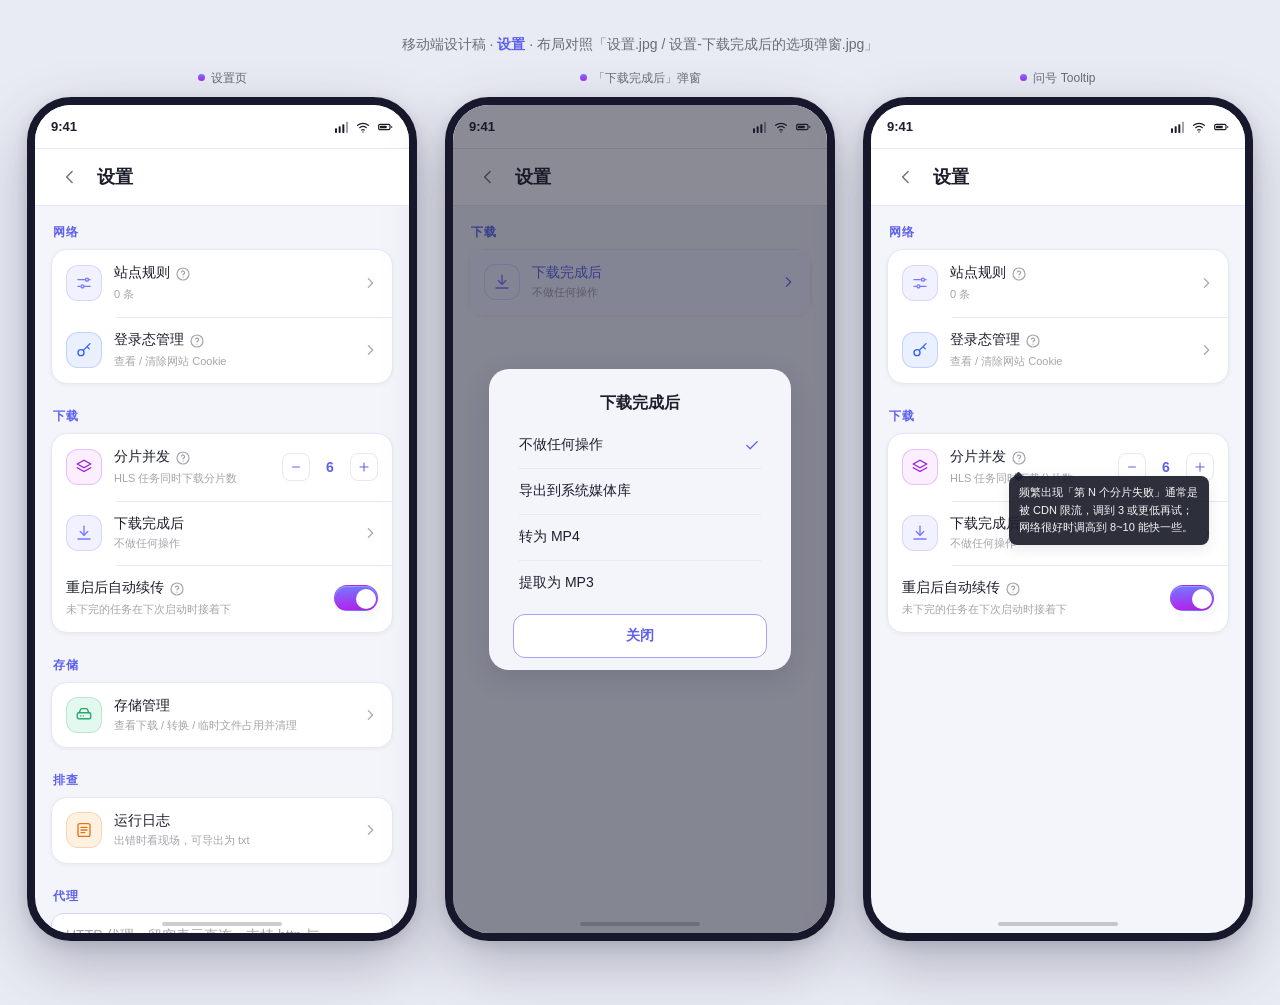
<file: design/mobile/settings.html>
<!DOCTYPE html>
<html lang="zh-CN">
<head>
<meta charset="UTF-8">
<meta name="viewport" content="width=device-width, initial-scale=1.0">
<title>移动端 · 设置</title>
<link rel="stylesheet" href="base.css">
<style>
/* 页面专属：设置（结构对照 设置.jpg）+「下载完成后」弹窗（对照 设置-下载完成后的选项弹窗.jpg） */
/* 代理输入卡（两行文本域，保存按钮内嵌右下角） */
.proxy-card {
  position:relative; background:var(--white); border:1.5px solid var(--border-strong);
  border-radius:var(--radius-md); padding:10px 14px 36px;
  transition:border-color var(--dur-base) var(--ease), box-shadow var(--dur-base) var(--ease);
}
.proxy-card:focus-within { border-color:var(--brand-5); box-shadow:0 0 0 3px rgba(117,121,255,.15); }
.proxy-card textarea {
  display:block; width:100%; border:none; outline:none; background:transparent;
  font-family:inherit; font-size:14px; line-height:1.6; resize:none;
  color:var(--text-1); min-height:40px;
}
.proxy-card textarea::placeholder { color:var(--text-3); }
.proxy-card .save {
  position:absolute; right:6px; bottom:5px;
  border:none; background:transparent; cursor:pointer; font-family:inherit;
  font-size:13px; font-weight:600; color:var(--brand-6); padding:6px 8px; border-radius:var(--radius-sm);
  transition:background var(--dur-fast) var(--ease), transform var(--dur-fast) var(--ease);
}
.proxy-card .save:active { background:var(--brand-1); transform:scale(.95); }
/* 分片并发行内的长说明 */
.stepper { display:flex; align-items:center; gap:10px; flex-shrink:0; }
.stepper button {
  width:28px; height:28px; border-radius:var(--radius-sm); border:1px solid var(--border);
  background:var(--white); color:var(--brand-6); cursor:pointer;
  display:flex; align-items:center; justify-content:center;
  transition:transform var(--dur-fast) var(--ease), background var(--dur-fast) var(--ease);
}
.stepper button svg { width:14px; height:14px; }
.stepper button:active { transform:scale(.88); background:var(--brand-1); }
.stepper .num { min-width:20px; text-align:center; font-weight:600; font-size:14px; color:var(--brand-6); font-family:var(--font-num); }
/* 栏目标题后的问号 icon + 从问号处伸出的 Tooltip */
.q-wrap { position:relative; display:inline-flex; vertical-align:-5px; margin-left:3px; }
.q-btn {
  width:20px; height:20px; flex-shrink:0; border:none; background:transparent; padding:0;
  cursor:pointer; color:var(--text-3); display:flex; align-items:center; justify-content:center;
  transition:color var(--dur-fast) var(--ease);
}
.q-btn svg { width:16px; height:16px; }
.q-btn:active { color:var(--brand-6); }
.tip {
  display:none; position:absolute; left:0; top:calc(100% + 8px); z-index:5;
  width:200px; padding:8px 10px;
  background:rgba(28,30,43,.92); border-radius:var(--radius-sm);
  font-size:11px; line-height:1.6; color:var(--text-4);
  box-shadow:var(--shadow-2);
  text-align:left;
}
/* 小箭头，对准问号中心 */
.tip::before {
  content:""; position:absolute; top:-3px; left:6px; width:7px; height:7px;
  background:inherit; transform:rotate(45deg); border-radius:1px;
}
.tip.on { display:block; }
/* 让 Tooltip 能浮出分组卡片边界 */
.group { overflow:visible; }
/* 弹窗 */
.dlg-mask { position:absolute; inset:0; background:rgba(23,24,43,.5); z-index:10; display:flex; align-items:center; justify-content:center; padding:0 36px; }
.dialog {
  width:100%; background:var(--fill-1); border-radius:var(--radius-xl); box-shadow:var(--shadow-3);
  padding:var(--sp-6) var(--sp-6) var(--sp-3); animation:pop var(--dur-base) var(--ease-spring) backwards;
}
@keyframes pop { from { transform:scale(.92); opacity:0; } to { transform:scale(1); opacity:1; } }
.dialog h3 { font-size:16px; font-weight:600; margin-bottom:8px; text-align:center; }
/* 底部关闭按钮（复用 base 的品牌描边按钮） */
.dialog .dlg-cancel { margin-top:var(--sp-2); width:100%; }
.dlg-item {
  display:flex; align-items:center; gap:10px; padding:14px 6px; font-size:14px; color:var(--text-1);
  cursor:pointer; border-radius:var(--radius-sm); position:relative;
  transition:background var(--dur-fast) var(--ease);
}
.dlg-item:active { background:var(--fill-2); }
.dlg-item + .dlg-item::before { content:""; position:absolute; top:0; left:6px; right:6px; height:1px; background:var(--border); }
.dlg-item svg { width:18px; height:18px; color:var(--brand-6); margin-left:auto; flex-shrink:0; }
</style>
</head>
<body>

<svg style="display:none" xmlns="http://www.w3.org/2000/svg"><defs>
  <symbol id="i-signal" viewBox="0 0 24 24" fill="currentColor"><rect x="3" y="14" width="3" height="7" rx="1"/><rect x="8.5" y="11" width="3" height="10" rx="1"/><rect x="14" y="8" width="3" height="13" rx="1"/><rect x="19.5" y="4" width="3" height="17" rx="1" opacity=".4"/></symbol>
  <symbol id="i-wifi" viewBox="0 0 24 24" fill="none" stroke="currentColor" stroke-width="1.8" stroke-linecap="round" stroke-linejoin="round"><path d="M4 9.5a12.5 12.5 0 0 1 16 0"/><path d="M7 13a8.5 8.5 0 0 1 10 0"/><path d="M10 16.5a4.5 4.5 0 0 1 4 0"/><circle cx="12" cy="19.5" r="1" fill="currentColor" stroke="none"/></symbol>
  <symbol id="i-battery" viewBox="0 0 24 24" fill="none" stroke="currentColor" stroke-width="1.8"><rect x="2.5" y="8" width="17" height="8" rx="2"/><path d="M22 11v2"/><rect x="4.5" y="10" width="10" height="4" rx="1" fill="currentColor" stroke="none"/></symbol>
  <symbol id="i-chev-left" viewBox="0 0 24 24" fill="none" stroke="currentColor" stroke-width="1.8" stroke-linecap="round" stroke-linejoin="round"><path d="M14.5 5.5L8 12l6.5 6.5"/></symbol>
  <symbol id="i-chev-right" viewBox="0 0 24 24" fill="none" stroke="currentColor" stroke-width="1.8" stroke-linecap="round" stroke-linejoin="round"><path d="M9.5 5.5l6.5 6.5-6.5 6.5"/></symbol>
  <symbol id="i-check" viewBox="0 0 24 24" fill="none" stroke="currentColor" stroke-width="1.8" stroke-linecap="round" stroke-linejoin="round"><path d="M5 12.5l4.5 4.5L19 7.5"/></symbol>
  <symbol id="i-rule" viewBox="0 0 24 24" fill="none" stroke="currentColor" stroke-width="1.8" stroke-linecap="round" stroke-linejoin="round"><path d="M4 7.5h9M19.5 7.5H20"/><circle cx="16" cy="7.5" r="2"/><path d="M4 16.5h2.5M13 16.5h7"/><circle cx="10" cy="16.5" r="2"/></symbol>
  <symbol id="i-key" viewBox="0 0 24 24" fill="none" stroke="currentColor" stroke-width="1.8" stroke-linecap="round" stroke-linejoin="round"><circle cx="8" cy="15.5" r="4"/><path d="M11 12.5L20 3.5M16 7.5l3 3"/></symbol>
  <symbol id="i-layers" viewBox="0 0 24 24" fill="none" stroke="currentColor" stroke-width="1.8" stroke-linecap="round" stroke-linejoin="round"><path d="M12 3l9 5-9 5-9-5 9-5z"/><path d="M3 13l9 5 9-5"/></symbol>
  <symbol id="i-download" viewBox="0 0 24 24" fill="none" stroke="currentColor" stroke-width="1.8" stroke-linecap="round" stroke-linejoin="round"><path d="M12 3v12"/><path d="M7 10l5 5 5-5"/><path d="M4 20h16"/></symbol>
  <symbol id="i-hard-drive" viewBox="0 0 24 24" fill="none" stroke="currentColor" stroke-width="1.8" stroke-linecap="round" stroke-linejoin="round"><rect x="3" y="9" width="18" height="8" rx="2"/><path d="M5.5 9l2-4.5A1.5 1.5 0 0 1 8.9 3.5h6.2a1.5 1.5 0 0 1 1.4 1l2 4.5"/><path d="M7.5 13.2h.1M11 13.2h.1"/></symbol>
  <symbol id="i-log" viewBox="0 0 24 24" fill="none" stroke="currentColor" stroke-width="1.8" stroke-linecap="round" stroke-linejoin="round"><rect x="4" y="3.5" width="16" height="17" rx="2.5"/><path d="M8 8.5h8M8 12h8M8 15.5h5"/></symbol>
  <symbol id="i-plus" viewBox="0 0 24 24" fill="none" stroke="currentColor" stroke-width="1.8" stroke-linecap="round" stroke-linejoin="round"><path d="M12 5v14M5 12h14"/></symbol>
  <symbol id="i-minus" viewBox="0 0 24 24" fill="none" stroke="currentColor" stroke-width="1.8" stroke-linecap="round" stroke-linejoin="round"><path d="M6 12h12"/></symbol>
  <symbol id="i-help" viewBox="0 0 24 24" fill="none" stroke="currentColor" stroke-width="1.8" stroke-linecap="round" stroke-linejoin="round"><circle cx="12" cy="12" r="9"/><path d="M9.5 9.2a2.6 2.6 0 0 1 5 .8c0 1.7-2.5 2.1-2.5 3.4"/><path d="M12 16.6v.1"/></symbol>
</defs></svg>

<div class="page-title">移动端设计稿 · <b>设置</b> · 布局对照「设置.jpg / 设置-下载完成后的选项弹窗.jpg」</div>

<div class="frames">
  <!-- 纯设置页 -->
  <div>
    <div class="frame-label"><span class="dot"></span>设置页</div>
    <div class="phone">
      <div class="statusbar">
        <span>9:41</span>
        <div class="sb-icons"><svg><use href="#i-signal"/></svg><svg><use href="#i-wifi"/></svg><svg><use href="#i-battery"/></svg></div>
      </div>
      <div class="appbar">
        <div class="appbar-row">
          <button class="icon-btn" aria-label="返回"><svg><use href="#i-chev-left"/></svg></button>
          <h1>设置</h1>
        </div>
      </div>
      <div class="page-body pad" style="padding-bottom:40px;">
        <div class="sec-label">网络</div>
        <div class="group rise">
          <div class="row">
            <div class="ri purple"><svg><use href="#i-rule"/></svg></div>
            <div class="row-main">
              <div class="row-title">站点规则<span class="q-wrap"><button class="q-btn" aria-label="查看说明"><svg><use href="#i-help"/></svg></button><div class="tip">只有自动请求头搞不定的站点才需要在这里加规则，可针对某个域名自定义请求头。</div></span></div>
              <div class="row-desc">0 条</div>
            </div>
            <div class="row-value"><svg><use href="#i-chev-right"/></svg></div>
          </div>
          <div class="row">
            <div class="ri blue"><svg><use href="#i-key"/></svg></div>
            <div class="row-main">
              <div class="row-title">登录态管理<span class="q-wrap"><button class="q-btn" aria-label="查看说明"><svg><use href="#i-help"/></svg></button><div class="tip">登录后下载就不用重复填头的那套，浏览器里登录过的站点可直接复用。</div></span></div>
              <div class="row-desc">查看 / 清除网站 Cookie</div>
            </div>
            <div class="row-value"><svg><use href="#i-chev-right"/></svg></div>
          </div>
        </div>

        <div class="sec-label" style="margin-top:var(--sp-5);">下载</div>
        <div class="group rise">
          <div class="row">
            <div class="ri violet"><svg><use href="#i-layers"/></svg></div>
            <div class="row-main">
              <div class="row-title">分片并发<span class="q-wrap"><button class="q-btn" aria-label="查看说明"><svg><use href="#i-help"/></svg></button><div class="tip">频繁出现「第 N 个分片失败」通常是被 CDN 限流，调到 3 或更低再试；网络很好时调高到 8~10 能快一些。</div></span></div>
              <div class="row-desc">HLS 任务同时下载分片数</div>
            </div>
            <div class="stepper">
              <button aria-label="减少"><svg><use href="#i-minus"/></svg></button>
              <span class="num">6</span>
              <button aria-label="增加"><svg><use href="#i-plus"/></svg></button>
            </div>
          </div>
          <div class="row">
            <div class="ri purple"><svg><use href="#i-download"/></svg></div>
            <div class="row-main">
              <div class="row-title">下载完成后</div>
              <div class="row-desc">不做任何操作</div>
            </div>
            <div class="row-value"><svg><use href="#i-chev-right"/></svg></div>
          </div>
          <div class="row">
            <div class="row-main">
              <div class="row-title">重启后自动续传<span class="q-wrap"><button class="q-btn" aria-label="查看说明"><svg><use href="#i-help"/></svg></button><div class="tip">断点续传，不重新开始。</div></span></div>
              <div class="row-desc">未下完的任务在下次启动时接着下</div>
            </div>
            <label class="switch"><input type="checkbox" checked><span class="track"><span class="thumb"></span></span></label>
          </div>
        </div>

        <div class="sec-label" style="margin-top:var(--sp-5);">存储</div>
        <div class="group rise">
          <div class="row">
            <div class="ri green"><svg><use href="#i-hard-drive"/></svg></div>
            <div class="row-main">
              <div class="row-title">存储管理</div>
              <div class="row-desc">查看下载 / 转换 / 临时文件占用并清理</div>
            </div>
            <div class="row-value"><svg><use href="#i-chev-right"/></svg></div>
          </div>
        </div>

        <div class="sec-label" style="margin-top:var(--sp-5);">排查</div>
        <div class="group rise">
          <div class="row">
            <div class="ri orange"><svg><use href="#i-log"/></svg></div>
            <div class="row-main">
              <div class="row-title">运行日志</div>
              <div class="row-desc">出错时看现场，可导出为 txt</div>
            </div>
            <div class="row-value"><svg><use href="#i-chev-right"/></svg></div>
          </div>
        </div>

        <div class="sec-label" style="margin-top:var(--sp-5);">代理</div>
        <div class="rise">
          <div class="proxy-card">
            <textarea rows="2" placeholder="HTTP 代理，留空表示直连。支持 http 与 socks5，例如 'socks5://127.0.0.1:1080'" spellcheck="false"></textarea>
            <button class="save">保存</button>
          </div>
        </div>
      </div>
      <div class="home-indicator"></div>
    </div>
  </div>

  <!-- 「下载完成后」弹窗展开态 -->
  <div>
    <div class="frame-label"><span class="dot"></span>「下载完成后」弹窗</div>
    <div class="phone">
      <div class="statusbar">
        <span>9:41</span>
        <div class="sb-icons"><svg><use href="#i-signal"/></svg><svg><use href="#i-wifi"/></svg><svg><use href="#i-battery"/></svg></div>
      </div>
      <div class="appbar">
        <div class="appbar-row">
          <button class="icon-btn" aria-label="返回"><svg><use href="#i-chev-left"/></svg></button>
          <h1>设置</h1>
        </div>
      </div>
      <div class="page-body pad" style="padding-bottom:40px; filter:none;">
        <div class="sec-label">下载</div>
        <div class="group">
          <div class="row" style="background:var(--brand-1);">
            <div class="ri purple"><svg><use href="#i-download"/></svg></div>
            <div class="row-main">
              <div class="row-title" style="color:var(--brand-6);">下载完成后</div>
              <div class="row-desc">不做任何操作</div>
            </div>
            <div class="row-value"><svg style="color:var(--brand-6);"><use href="#i-chev-right"/></svg></div>
          </div>
        </div>
      </div>

      <!-- 弹窗 -->
      <div class="dlg-mask">
        <div class="dialog">
          <h3>下载完成后</h3>
          <div class="dlg-item">不做任何操作<svg><use href="#i-check"/></svg></div>
          <div class="dlg-item">导出到系统媒体库</div>
          <div class="dlg-item">转为 MP4</div>
          <div class="dlg-item">提取为 MP3</div>
          <button class="btn btn-outline dlg-cancel">关闭</button>
        </div>
      </div>
      <div class="home-indicator"></div>
    </div>
  </div>
  <!-- 问号 Tooltip 展示态 -->
  <div>
    <div class="frame-label"><span class="dot"></span>问号 Tooltip</div>
    <div class="phone">
      <div class="statusbar">
        <span>9:41</span>
        <div class="sb-icons"><svg><use href="#i-signal"/></svg><svg><use href="#i-wifi"/></svg><svg><use href="#i-battery"/></svg></div>
      </div>
      <div class="appbar">
        <div class="appbar-row">
          <button class="icon-btn" aria-label="返回"><svg><use href="#i-chev-left"/></svg></button>
          <h1>设置</h1>
        </div>
      </div>
      <div class="page-body pad" style="padding-bottom:40px;">
        <div class="sec-label">网络</div>
        <div class="group rise">
          <div class="row">
            <div class="ri purple"><svg><use href="#i-rule"/></svg></div>
            <div class="row-main">
              <div class="row-title">站点规则<span class="q-wrap"><button class="q-btn" aria-label="查看说明"><svg><use href="#i-help"/></svg></button><div class="tip">只有自动请求头搞不定的站点才需要在这里加规则，可针对某个域名自定义请求头。</div></span></div>
              <div class="row-desc">0 条</div>
            </div>
            <div class="row-value"><svg><use href="#i-chev-right"/></svg></div>
          </div>
          <div class="row">
            <div class="ri blue"><svg><use href="#i-key"/></svg></div>
            <div class="row-main">
              <div class="row-title">登录态管理<span class="q-wrap"><button class="q-btn" aria-label="查看说明"><svg><use href="#i-help"/></svg></button><div class="tip">登录后下载就不用重复填头的那套，浏览器里登录过的站点可直接复用。</div></span></div>
              <div class="row-desc">查看 / 清除网站 Cookie</div>
            </div>
            <div class="row-value"><svg><use href="#i-chev-right"/></svg></div>
          </div>
        </div>

        <div class="sec-label" style="margin-top:var(--sp-5);">下载</div>
        <div class="group rise">
          <div class="row">
            <div class="ri violet"><svg><use href="#i-layers"/></svg></div>
            <div class="row-main">
              <div class="row-title">分片并发<span class="q-wrap"><button class="q-btn" aria-label="查看说明"><svg><use href="#i-help"/></svg></button><div class="tip on">频繁出现「第 N 个分片失败」通常是被 CDN 限流，调到 3 或更低再试；网络很好时调高到 8~10 能快一些。</div></span></div>
              <div class="row-desc">HLS 任务同时下载分片数</div>
            </div>
            <div class="stepper">
              <button aria-label="减少"><svg><use href="#i-minus"/></svg></button>
              <span class="num">6</span>
              <button aria-label="增加"><svg><use href="#i-plus"/></svg></button>
            </div>
          </div>
          <div class="row">
            <div class="ri purple"><svg><use href="#i-download"/></svg></div>
            <div class="row-main">
              <div class="row-title">下载完成后</div>
              <div class="row-desc">不做任何操作</div>
            </div>
            <div class="row-value"><svg><use href="#i-chev-right"/></svg></div>
          </div>
          <div class="row">
            <div class="row-main">
              <div class="row-title">重启后自动续传<span class="q-wrap"><button class="q-btn" aria-label="查看说明"><svg><use href="#i-help"/></svg></button><div class="tip">断点续传，不重新开始。</div></span></div>
              <div class="row-desc">未下完的任务在下次启动时接着下</div>
            </div>
            <label class="switch"><input type="checkbox" checked><span class="track"><span class="thumb"></span></span></label>
          </div>
        </div>
      </div>
      <div class="home-indicator"></div>
    </div>
  </div>
</div>

<script>
// 点击栏目标题旁的问号 icon，展开 / 收起详细文案
document.querySelectorAll('.q-btn').forEach(function (btn) {
  btn.addEventListener('click', function (ev) {
    ev.stopPropagation();
    btn.closest('.q-wrap').querySelector('.tip').classList.toggle('on');
  });
});
</script>

</body>
</html>
</file>
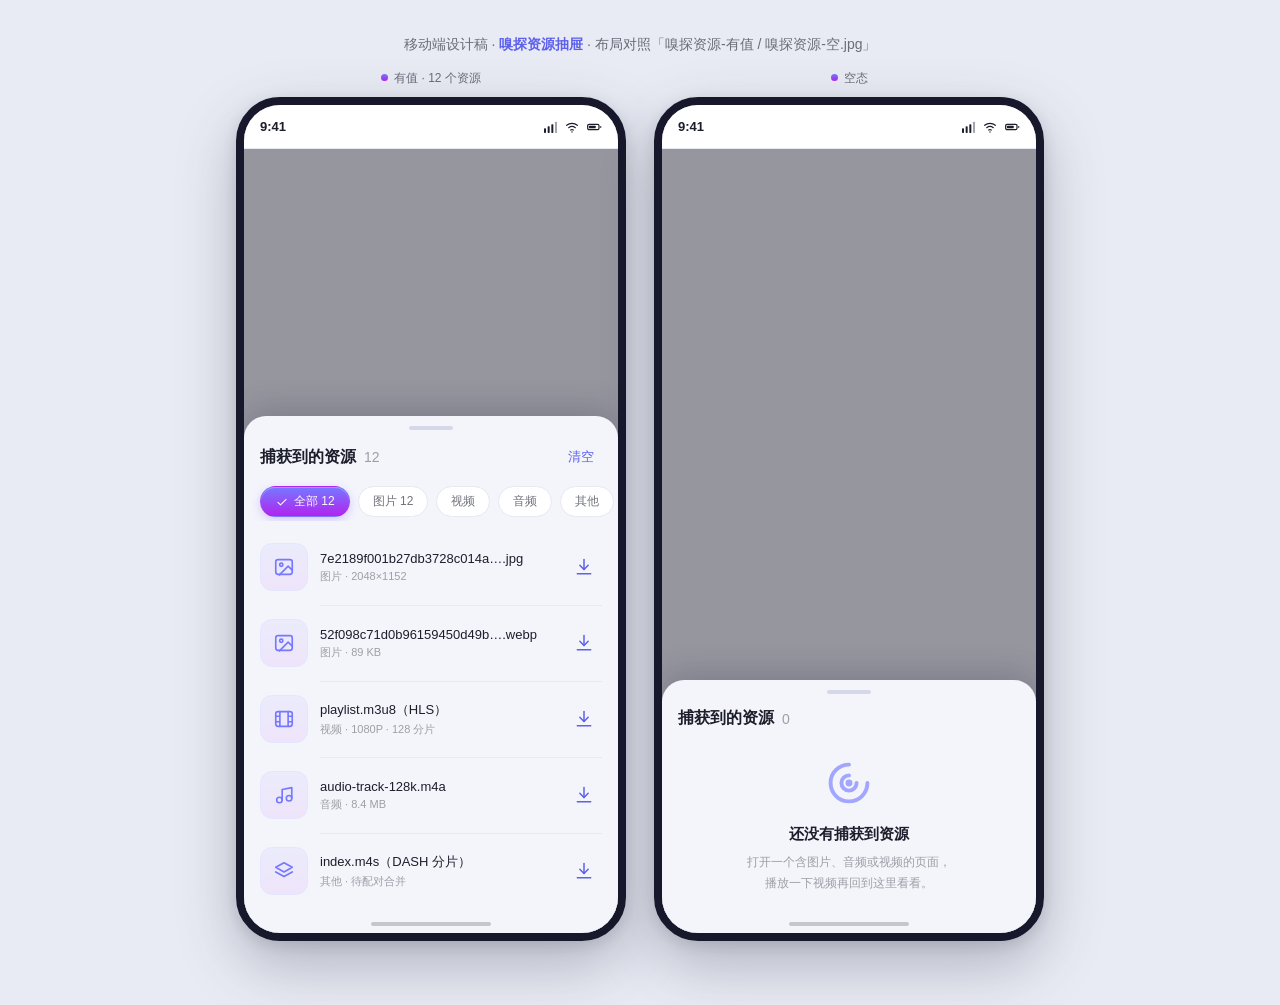
<file: design/mobile/sniff.html>
<!DOCTYPE html>
<html lang="zh-CN">
<head>
<meta charset="UTF-8">
<meta name="viewport" content="width=device-width, initial-scale=1.0">
<title>移动端 · 嗅探资源抽屉</title>
<link rel="stylesheet" href="base.css">
<style>
/* 页面专属：底部抽屉（结构对照 嗅探资源-有值.jpg / 嗅探资源-空.jpg） */
/* 遮罩下的底衬：纯白即可 */
.web-demo { position:absolute; top:44px; left:0; right:0; bottom:0; background:var(--white); }
/* 状态栏浮于遮罩之上（遮罩只压暗网页内容） */
.statusbar { position:relative; z-index:6; }
/* 遮罩 + 抽屉 */
.drawer-mask { position:absolute; inset:0; background:rgba(23,24,43,.45); z-index:4; }
.drawer {
  position:absolute; left:0; right:0; bottom:0; z-index:5;
  background:var(--fill-1); border-radius:22px 22px 0 0;
  box-shadow:0 -8px 30px rgba(31,35,58,.20);
  max-height:78%; display:flex; flex-direction:column;
  animation:up var(--dur-slow) var(--ease) backwards;
}
@keyframes up { from { transform:translateY(40px); opacity:.4; } to { transform:translateY(0); opacity:1; } }
.grabber { width:44px; height:4px; border-radius:2px; background:var(--border-strong); margin:10px auto 0; flex-shrink:0; }
.drawer-head { display:flex; align-items:center; padding:14px 16px 4px; flex-shrink:0; }
.drawer-head h2 { font-size:16px; font-weight:600; }
.drawer-head .count { font-size:14px; color:var(--text-3); font-weight:500; margin-left:8px; font-family:var(--font-num); }
.drawer-head .clear {
  margin-left:auto; border:none; background:transparent; cursor:pointer; font-family:inherit;
  font-size:13px; color:var(--brand-6); font-weight:500; padding:4px 8px; border-radius:var(--radius-sm);
  transition:background var(--dur-fast) var(--ease), transform var(--dur-fast) var(--ease);
}
.drawer-head .clear:active { background:var(--brand-1); transform:scale(.94); }
/* 资源列表：缩略图 + 文件名 + 类型 + 下载按钮（底部预留 home indicator 空间，无 FAB） */
.res-list { flex:1; overflow-y:auto; padding:var(--sp-2) var(--sp-4) var(--sp-6); }
.res-item {
  display:flex; align-items:center; gap:12px; padding:14px 0; position:relative; cursor:pointer;
  transition:transform var(--dur-fast) var(--ease);
}
.res-item:active { transform:scale(.985); }
.res-item + .res-item::before { content:""; position:absolute; top:0; left:60px; right:0; height:1px; background:var(--border); }
.thumb {
  width:48px; height:48px; border-radius:var(--radius-md); flex-shrink:0; overflow:hidden;
  background:var(--gradient-brand-soft); border:1px solid var(--brand-2);
  display:flex; align-items:center; justify-content:center;
}
.thumb svg { width:22px; height:22px; color:var(--brand-5); }
.res-main { flex:1; min-width:0; }
.res-name { font-size:13px; font-weight:500; white-space:nowrap; overflow:hidden; text-overflow:ellipsis; color:var(--text-1); }
.res-kind { font-size:11px; color:var(--text-3); margin-top:3px; }
.dl-btn {
  width:36px; height:36px; border:none; border-radius:var(--radius-md); cursor:pointer; flex-shrink:0;
  background:transparent; color:var(--brand-6);
  display:flex; align-items:center; justify-content:center;
  transition:transform var(--dur-fast) var(--ease), background var(--dur-fast) var(--ease);
}
.dl-btn svg { width:20px; height:20px; }
.dl-btn:active { transform:scale(.85); background:var(--brand-1); }
/* 抽屉空态：覆盖 base 的 absolute 定位，改为流内自适应居中，不遮挡头部与 chips */
.empty.empty-drawer { position:static; flex:1; padding:var(--sp-6) 40px var(--sp-8); }
</style>
</head>
<body>

<svg style="display:none" xmlns="http://www.w3.org/2000/svg"><defs>
  <symbol id="i-signal" viewBox="0 0 24 24" fill="currentColor"><rect x="3" y="14" width="3" height="7" rx="1"/><rect x="8.5" y="11" width="3" height="10" rx="1"/><rect x="14" y="8" width="3" height="13" rx="1"/><rect x="19.5" y="4" width="3" height="17" rx="1" opacity=".4"/></symbol>
  <symbol id="i-wifi" viewBox="0 0 24 24" fill="none" stroke="currentColor" stroke-width="1.8" stroke-linecap="round" stroke-linejoin="round"><path d="M4 9.5a12.5 12.5 0 0 1 16 0"/><path d="M7 13a8.5 8.5 0 0 1 10 0"/><path d="M10 16.5a4.5 4.5 0 0 1 4 0"/><circle cx="12" cy="19.5" r="1" fill="currentColor" stroke="none"/></symbol>
  <symbol id="i-battery" viewBox="0 0 24 24" fill="none" stroke="currentColor" stroke-width="1.8"><rect x="2.5" y="8" width="17" height="8" rx="2"/><path d="M22 11v2"/><rect x="4.5" y="10" width="10" height="4" rx="1" fill="currentColor" stroke="none"/></symbol>
  <symbol id="i-forward" viewBox="0 0 24 24" fill="none" stroke="currentColor" stroke-width="1.8" stroke-linecap="round" stroke-linejoin="round"><path d="M5 12h14"/><path d="M13 6l6 6-6 6"/></symbol>
  <symbol id="i-search" viewBox="0 0 24 24" fill="none" stroke="currentColor" stroke-width="1.8" stroke-linecap="round" stroke-linejoin="round"><circle cx="11" cy="11" r="7"/><path d="M20 20l-4.2-4.2"/></symbol>
  <symbol id="i-star" viewBox="0 0 24 24" fill="none" stroke="currentColor" stroke-width="1.8" stroke-linecap="round" stroke-linejoin="round"><path d="M12 3.5l2.6 5.3 5.9.9-4.3 4.1 1 5.8-5.2-2.7-5.2 2.7 1-5.8L3.5 9.7l5.9-.9L12 3.5z"/></symbol>
  <symbol id="i-refresh" viewBox="0 0 24 24" fill="none" stroke="currentColor" stroke-width="1.8" stroke-linecap="round" stroke-linejoin="round"><path d="M20 12a8 8 0 1 1-2.5-5.8"/><path d="M20 3.5V7h-3.5"/></symbol>
  <symbol id="i-shield" viewBox="0 0 24 24" fill="none" stroke="currentColor" stroke-width="1.8" stroke-linecap="round" stroke-linejoin="round"><path d="M12 2.5l8.75 3.25v6.2c0 5.2-3.85 9.3-8.75 10.55-4.9-1.25-8.75-5.35-8.75-10.55v-6.2L12 2.5z"/><path d="M8.5 12.2l2.5 2.5 4.5-5"/></symbol>
  <symbol id="i-tabs" viewBox="0 0 24 24" fill="none" stroke="currentColor" stroke-width="1.8" stroke-linecap="round" stroke-linejoin="round"><rect x="8" y="8" width="13" height="13" rx="2.5"/><path d="M16.5 3.5H6A2.5 2.5 0 0 0 3.5 6v10.5"/></symbol>
  <symbol id="i-download" viewBox="0 0 24 24" fill="none" stroke="currentColor" stroke-width="1.8" stroke-linecap="round" stroke-linejoin="round"><path d="M12 3v12"/><path d="M7 10l5 5 5-5"/><path d="M4 20h16"/></symbol>
  <symbol id="i-settings" viewBox="0 0 24 24" fill="none" stroke="currentColor" stroke-width="1.8" stroke-linecap="round" stroke-linejoin="round"><circle cx="12" cy="12" r="3"/><path d="M19.4 15a1.65 1.65 0 0 0 .33 1.82l.06.06a2 2 0 1 1-2.83 2.83l-.06-.06a1.65 1.65 0 0 0-1.82-.33 1.65 1.65 0 0 0-1 1.51V21a2 2 0 1 1-4 0v-.09A1.65 1.65 0 0 0 9 19.4a1.65 1.65 0 0 0-1.82.33l-.06.06a2 2 0 1 1-2.83-2.83l.06-.06a1.65 1.65 0 0 0 .33-1.82 1.65 1.65 0 0 0-1.51-1H3a2 2 0 1 1 0-4h.09A1.65 1.65 0 0 0 4.6 9a1.65 1.65 0 0 0-.33-1.82l-.06-.06a2 2 0 1 1 2.83-2.83l.06.06a1.65 1.65 0 0 0 1.82.33H9a1.65 1.65 0 0 0 1-1.51V3a2 2 0 1 1 4 0v.09a1.65 1.65 0 0 0 1 1.51 1.65 1.65 0 0 0 1.82-.33l.06-.06a2 2 0 1 1 2.83 2.83l-.06.06a1.65 1.65 0 0 0-.33 1.82V9a1.65 1.65 0 0 0 1.51 1H21a2 2 0 1 1 0 4h-.09a1.65 1.65 0 0 0-1.51 1z"/></symbol>
  <symbol id="i-radar" viewBox="0 0 24 24" fill="none" stroke="currentColor" stroke-width="1.8" stroke-linecap="round" stroke-linejoin="round"><path d="M12 8.5A3.5 3.5 0 1 0 15.5 12"/><path d="M12 3.5A8.5 8.5 0 1 0 20.5 12"/><circle cx="12" cy="12" r="1.6" fill="currentColor" stroke="none"/></symbol>
  <symbol id="i-film" viewBox="0 0 24 24" fill="none" stroke="currentColor" stroke-width="1.8" stroke-linecap="round" stroke-linejoin="round"><rect x="3" y="4" width="18" height="16" rx="2.5"/><path d="M7.5 4v16M16.5 4v16M3 9h4.5M3 15h4.5M16.5 9H21M16.5 15H21"/></symbol>
  <symbol id="i-music" viewBox="0 0 24 24" fill="none" stroke="currentColor" stroke-width="1.8" stroke-linecap="round" stroke-linejoin="round"><circle cx="7" cy="17.5" r="3"/><circle cx="17.5" cy="15.5" r="3"/><path d="M10 17.5V6l10.5-2v11.5"/></symbol>
  <symbol id="i-image" viewBox="0 0 24 24" fill="none" stroke="currentColor" stroke-width="1.8" stroke-linecap="round" stroke-linejoin="round"><rect x="3" y="4" width="18" height="16" rx="2.5"/><circle cx="9" cy="9.5" r="1.8"/><path d="M21 15.5l-4.5-4.5L7 20.5"/></symbol>
  <symbol id="i-layers" viewBox="0 0 24 24" fill="none" stroke="currentColor" stroke-width="1.8" stroke-linecap="round" stroke-linejoin="round"><path d="M12 3l9 5-9 5-9-5 9-5z"/><path d="M3 13l9 5 9-5"/></symbol>
  <symbol id="i-check" viewBox="0 0 24 24" fill="none" stroke="currentColor" stroke-width="1.8" stroke-linecap="round" stroke-linejoin="round"><path d="M5 12.5l4.5 4.5L19 7.5"/></symbol>
  <symbol id="i-chev-left" viewBox="0 0 24 24" fill="none" stroke="currentColor" stroke-width="1.8" stroke-linecap="round" stroke-linejoin="round"><path d="M14.5 5.5L8 12l6.5 6.5"/></symbol>
  <symbol id="i-chev-right" viewBox="0 0 24 24" fill="none" stroke="currentColor" stroke-width="1.8" stroke-linecap="round" stroke-linejoin="round"><path d="M9.5 5.5l6.5 6.5-6.5 6.5"/></symbol>
</defs></svg>

<div class="page-title">移动端设计稿 · <b>嗅探资源抽屉</b> · 布局对照「嗅探资源-有值 / 嗅探资源-空.jpg」</div>

<div class="frames">
  <!-- 有值态 -->
  <div>
    <div class="frame-label"><span class="dot"></span>有值 · 12 个资源</div>
    <div class="phone">
      <div class="statusbar">
        <span>9:41</span>
        <div class="sb-icons"><svg><use href="#i-signal"/></svg><svg><use href="#i-wifi"/></svg><svg><use href="#i-battery"/></svg></div>
      </div>
      <!-- 遮罩下的底衬：纯白 -->
      <div class="web-demo"></div>

      <div class="drawer-mask"></div>
      <div class="drawer">
        <div class="grabber"></div>
        <div class="drawer-head">
          <h2>捕获到的资源</h2><span class="count">12</span>
          <button class="clear">清空</button>
        </div>
        <div class="chips">
          <div class="chip on"><svg><use href="#i-check"/></svg>全部 12</div>
          <div class="chip">图片 12</div>
          <div class="chip">视频</div>
          <div class="chip">音频</div>
          <div class="chip">其他</div>
        </div>
        <div class="res-list">
          <div class="res-item">
            <div class="thumb"><svg><use href="#i-image"/></svg></div>
            <div class="res-main">
              <div class="res-name">7e2189f001b27db3728c014a….jpg</div>
              <div class="res-kind">图片 · 2048×1152</div>
            </div>
            <button class="dl-btn" aria-label="下载"><svg><use href="#i-download"/></svg></button>
          </div>
          <div class="res-item">
            <div class="thumb"><svg><use href="#i-image"/></svg></div>
            <div class="res-main">
              <div class="res-name">52f098c71d0b96159450d49b….webp</div>
              <div class="res-kind">图片 · 89 KB</div>
            </div>
            <button class="dl-btn" aria-label="下载"><svg><use href="#i-download"/></svg></button>
          </div>
          <div class="res-item">
            <div class="thumb"><svg><use href="#i-film"/></svg></div>
            <div class="res-main">
              <div class="res-name">playlist.m3u8（HLS）</div>
              <div class="res-kind">视频 · 1080P · 128 分片</div>
            </div>
            <button class="dl-btn" aria-label="下载"><svg><use href="#i-download"/></svg></button>
          </div>
          <div class="res-item">
            <div class="thumb"><svg><use href="#i-music"/></svg></div>
            <div class="res-main">
              <div class="res-name">audio-track-128k.m4a</div>
              <div class="res-kind">音频 · 8.4 MB</div>
            </div>
            <button class="dl-btn" aria-label="下载"><svg><use href="#i-download"/></svg></button>
          </div>
          <div class="res-item">
            <div class="thumb"><svg><use href="#i-layers"/></svg></div>
            <div class="res-main">
              <div class="res-name">index.m4s（DASH 分片）</div>
              <div class="res-kind">其他 · 待配对合并</div>
            </div>
            <button class="dl-btn" aria-label="下载"><svg><use href="#i-download"/></svg></button>
          </div>
        </div>
      </div>
      <div class="home-indicator"></div>
    </div>
  </div>

  <!-- 空态 -->
  <div>
    <div class="frame-label"><span class="dot"></span>空态</div>
    <div class="phone">
      <div class="statusbar">
        <span>9:41</span>
        <div class="sb-icons"><svg><use href="#i-signal"/></svg><svg><use href="#i-wifi"/></svg><svg><use href="#i-battery"/></svg></div>
      </div>
      <div class="web-demo"></div>
      <div class="drawer-mask"></div>
      <div class="drawer">
        <div class="grabber"></div>
        <div class="drawer-head">
          <h2>捕获到的资源</h2><span class="count">0</span>
        </div>
        <div class="empty empty-drawer">
          <svg class="big"><use href="#i-radar"/></svg>
          <div class="t">还没有捕获到资源</div>
          <div class="d">打开一个含图片、音频或视频的页面，<br>播放一下视频再回到这里看看。</div>
        </div>
      </div>
      <div class="home-indicator"></div>
    </div>
  </div>
</div>

</body>
</html>
</file>
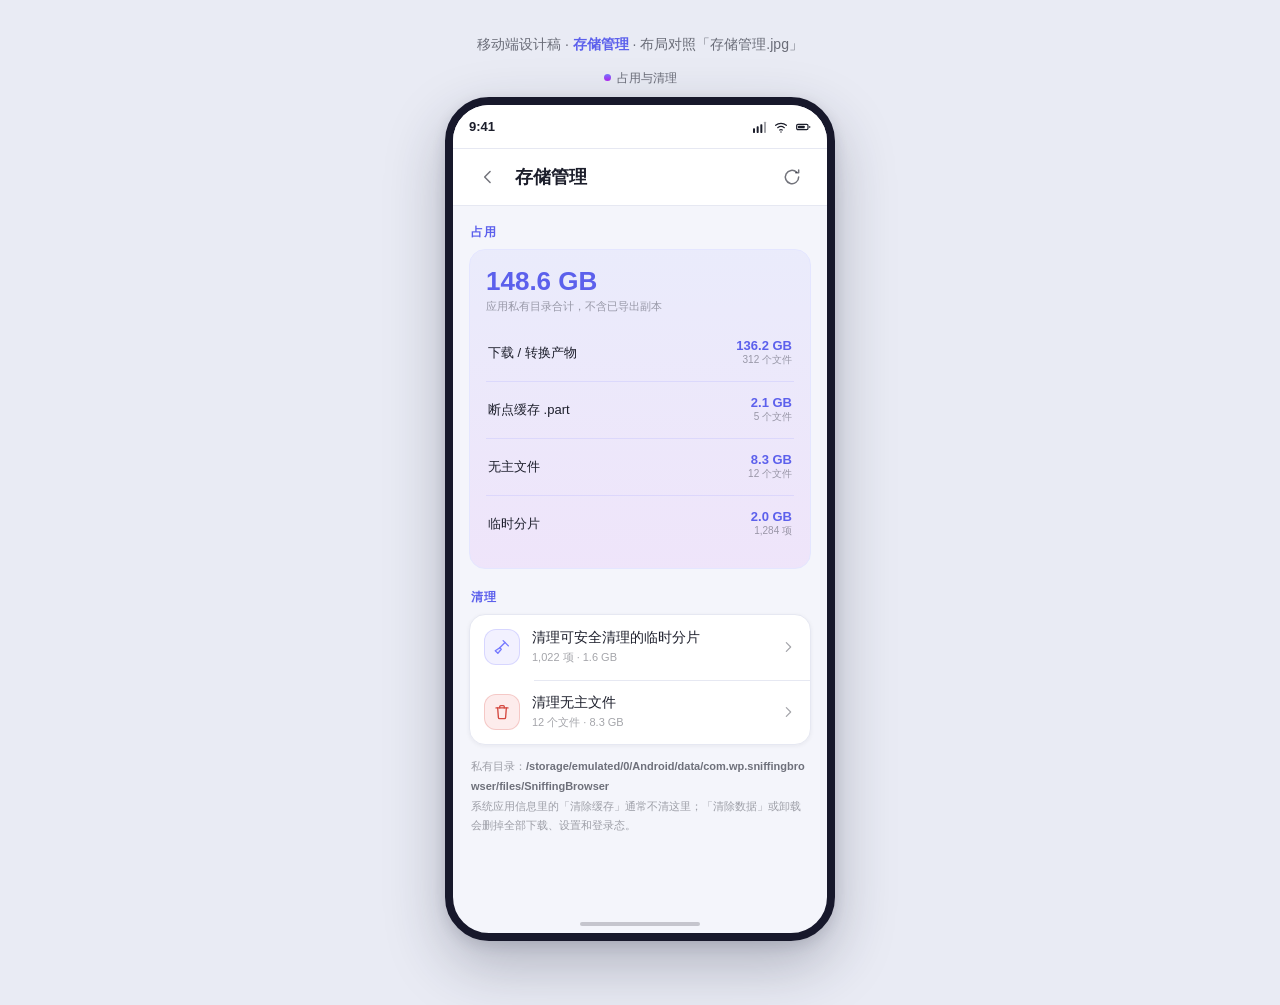
<file: design/mobile/storage.html>
<!DOCTYPE html>
<html lang="zh-CN">
<head>
<meta charset="UTF-8">
<meta name="viewport" content="width=device-width, initial-scale=1.0">
<title>移动端 · 存储管理</title>
<link rel="stylesheet" href="base.css">
<style>
/* 页面专属：存储管理（结构对照 存储管理.jpg） */
.usage-card {
  background:var(--gradient-brand-soft); border:1px solid var(--brand-2);
  border-radius:var(--radius-lg); padding:var(--sp-4); margin-bottom:16px;
}
.usage-card .big { font-size:26px; font-weight:600; color:var(--brand-6); font-family:var(--font-num); }
.usage-card .sub { font-size:11px; color:var(--text-3); margin-top:2px; }
.usage-row {
  display:flex; justify-content:space-between; align-items:center;
  padding:14px 2px; font-size:13px; color:var(--text-1); position:relative;
}
.usage-row + .usage-row::before { content:""; position:absolute; top:0; left:0; right:0; height:1px; background:rgba(117,121,255,.14); }
.usage-row .val { text-align:right; font-size:13px; font-weight:600; color:var(--brand-6); font-family:var(--font-num); }
.usage-row .val small { display:block; font-size:10px; font-weight:400; color:var(--text-3); font-family:var(--font-family); }
.bottom-note { font-size:11px; color:var(--text-3); line-height:1.8; padding:12px 2px 0; }
.bottom-note b { color:var(--text-2); font-weight:600; word-break:break-all; }
</style>
</head>
<body>

<svg style="display:none" xmlns="http://www.w3.org/2000/svg"><defs>
  <symbol id="i-signal" viewBox="0 0 24 24" fill="currentColor"><rect x="3" y="14" width="3" height="7" rx="1"/><rect x="8.5" y="11" width="3" height="10" rx="1"/><rect x="14" y="8" width="3" height="13" rx="1"/><rect x="19.5" y="4" width="3" height="17" rx="1" opacity=".4"/></symbol>
  <symbol id="i-wifi" viewBox="0 0 24 24" fill="none" stroke="currentColor" stroke-width="1.8" stroke-linecap="round" stroke-linejoin="round"><path d="M4 9.5a12.5 12.5 0 0 1 16 0"/><path d="M7 13a8.5 8.5 0 0 1 10 0"/><path d="M10 16.5a4.5 4.5 0 0 1 4 0"/><circle cx="12" cy="19.5" r="1" fill="currentColor" stroke="none"/></symbol>
  <symbol id="i-battery" viewBox="0 0 24 24" fill="none" stroke="currentColor" stroke-width="1.8"><rect x="2.5" y="8" width="17" height="8" rx="2"/><path d="M22 11v2"/><rect x="4.5" y="10" width="10" height="4" rx="1" fill="currentColor" stroke="none"/></symbol>
  <symbol id="i-chev-left" viewBox="0 0 24 24" fill="none" stroke="currentColor" stroke-width="1.8" stroke-linecap="round" stroke-linejoin="round"><path d="M14.5 5.5L8 12l6.5 6.5"/></symbol>
  <symbol id="i-refresh" viewBox="0 0 24 24" fill="none" stroke="currentColor" stroke-width="1.8" stroke-linecap="round" stroke-linejoin="round"><path d="M20 12a8 8 0 1 1-2.5-5.8"/><path d="M20 3.5V7h-3.5"/></symbol>
  <symbol id="i-chev-right" viewBox="0 0 24 24" fill="none" stroke="currentColor" stroke-width="1.8" stroke-linecap="round" stroke-linejoin="round"><path d="M9.5 5.5l6.5 6.5-6.5 6.5"/></symbol>
  <symbol id="i-broom" viewBox="0 0 24 24" fill="none" stroke="currentColor" stroke-width="1.8" stroke-linecap="round" stroke-linejoin="round"><path d="M13.5 3.5l7 7"/><path d="M16 6L9 13"/><path d="M9 13l2 2-4.5 5.5L3 17l6-4z" fill="currentColor" fill-opacity=".12"/></symbol>
  <symbol id="i-trash" viewBox="0 0 24 24" fill="none" stroke="currentColor" stroke-width="1.8" stroke-linecap="round" stroke-linejoin="round"><path d="M4 6.5h16"/><path d="M9 6.5V4.8A1.3 1.3 0 0 1 10.3 3.5h3.4A1.3 1.3 0 0 1 15 4.8v1.7"/><path d="M6.2 6.5l1 13a1.5 1.5 0 0 0 1.5 1.4h6.6a1.5 1.5 0 0 0 1.5-1.4l1-13"/></symbol>
</defs></svg>

<div class="page-title">移动端设计稿 · <b>存储管理</b> · 布局对照「存储管理.jpg」</div>

<div class="frames">
  <div>
    <div class="frame-label"><span class="dot"></span>占用与清理</div>
    <div class="phone">
      <div class="statusbar">
        <span>9:41</span>
        <div class="sb-icons"><svg><use href="#i-signal"/></svg><svg><use href="#i-wifi"/></svg><svg><use href="#i-battery"/></svg></div>
      </div>
      <div class="appbar">
        <div class="appbar-row">
          <button class="icon-btn" aria-label="返回"><svg><use href="#i-chev-left"/></svg></button>
          <h1>存储管理</h1>
          <button class="icon-btn" aria-label="刷新"><svg><use href="#i-refresh"/></svg></button>
        </div>
      </div>
      <div class="page-body pad" style="padding-bottom:40px;">
        <div class="sec-label">占用</div>
        <div class="usage-card rise">
          <div class="big">148.6 GB</div>
          <div class="sub">应用私有目录合计，不含已导出副本</div>
          <div style="margin-top:10px;">
            <div class="usage-row"><span>下载 / 转换产物</span><span class="val">136.2 GB<small>312 个文件</small></span></div>
            <div class="usage-row"><span>断点缓存 .part</span><span class="val">2.1 GB<small>5 个文件</small></span></div>
            <div class="usage-row"><span>无主文件</span><span class="val">8.3 GB<small>12 个文件</small></span></div>
            <div class="usage-row"><span>临时分片</span><span class="val">2.0 GB<small>1,284 项</small></span></div>
          </div>
        </div>

        <div class="sec-label" style="margin-top:var(--sp-2);">清理</div>
        <div class="group rise">
          <div class="row">
            <div class="ri purple"><svg><use href="#i-broom"/></svg></div>
            <div class="row-main">
              <div class="row-title">清理可安全清理的临时分片</div>
              <div class="row-desc">1,022 项 · 1.6 GB</div>
            </div>
            <div class="row-value"><svg><use href="#i-chev-right"/></svg></div>
          </div>
          <div class="row">
            <div class="ri red"><svg><use href="#i-trash"/></svg></div>
            <div class="row-main">
              <div class="row-title">清理无主文件</div>
              <div class="row-desc">12 个文件 · 8.3 GB</div>
            </div>
            <div class="row-value"><svg><use href="#i-chev-right"/></svg></div>
          </div>
        </div>

        <p class="bottom-note">
          私有目录：<b>/storage/emulated/0/Android/data/com.wp.sniffingbrowser/files/SniffingBrowser</b><br>
          系统应用信息里的「清除缓存」通常不清这里；「清除数据」或卸载会删掉全部下载、设置和登录态。
        </p>
      </div>
      <div class="home-indicator"></div>
    </div>
  </div>
</div>

</body>
</html>
</file>
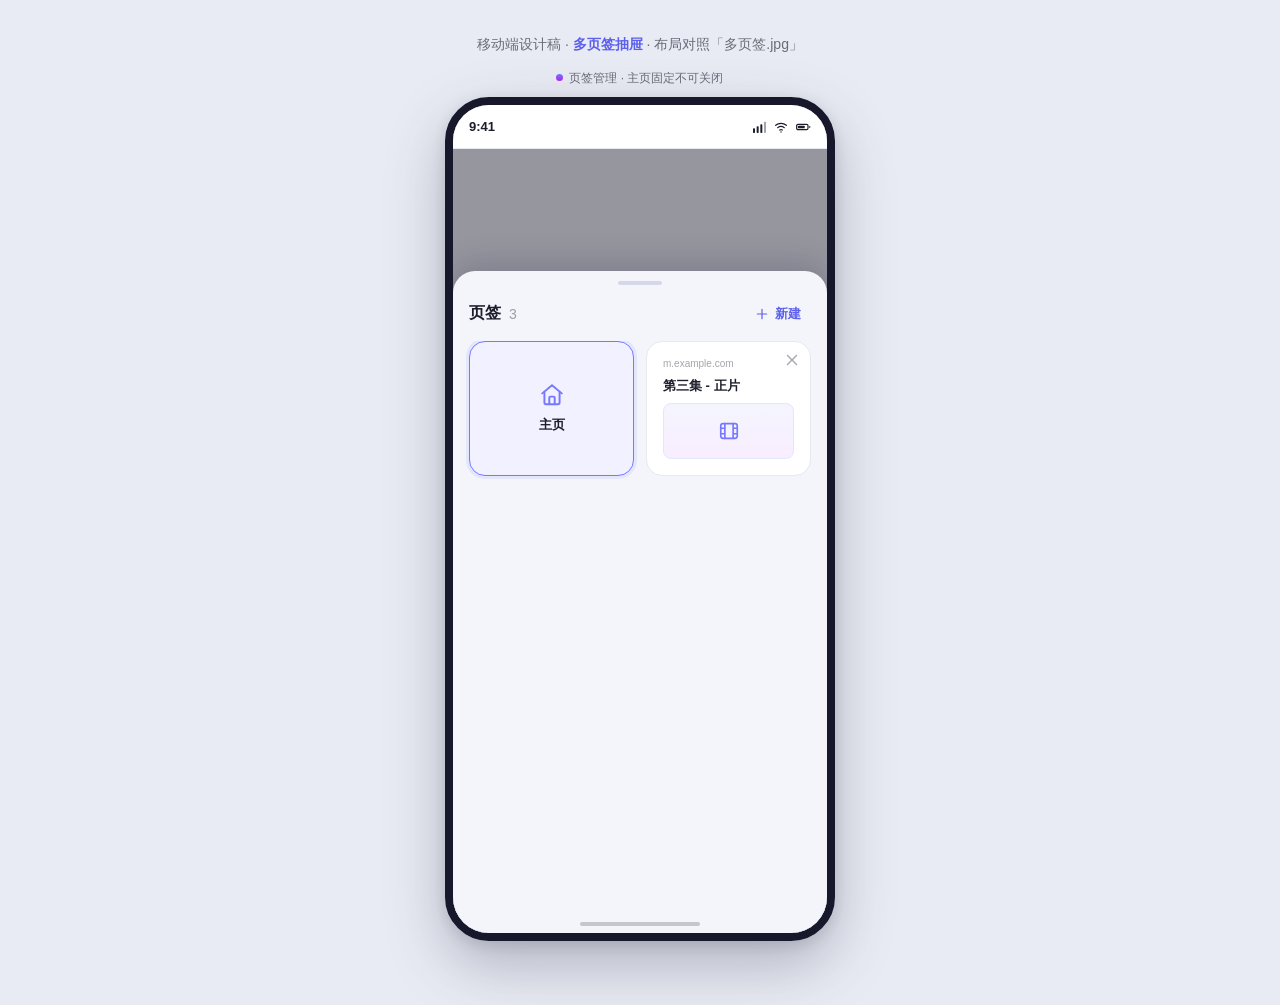
<file: design/mobile/tabs.html>
<!DOCTYPE html>
<html lang="zh-CN">
<head>
<meta charset="UTF-8">
<meta name="viewport" content="width=device-width, initial-scale=1.0">
<title>移动端 · 多页签抽屉</title>
<link rel="stylesheet" href="base.css">
<style>
/* 页面专属：页签抽屉（结构对照 多页签.jpg） */
/* 遮罩下的底衬：纯白即可 */
.web-demo { position:absolute; top:44px; left:0; right:0; bottom:0; background:var(--white); }
/* 状态栏浮于遮罩之上 */
.statusbar { position:relative; z-index:6; }
.drawer-mask { position:absolute; inset:0; background:rgba(23,24,43,.45); z-index:4; }
.drawer {
  position:absolute; left:0; right:0; bottom:0; z-index:5;
  background:var(--fill-1); border-radius:22px 22px 0 0;
  box-shadow:0 -8px 30px rgba(31,35,58,.20);
  height:80%; display:flex; flex-direction:column;
  animation:up var(--dur-slow) var(--ease) backwards;
}
@keyframes up { from { transform:translateY(40px); opacity:.4; } to { transform:translateY(0); opacity:1; } }
.grabber { width:44px; height:4px; border-radius:2px; background:var(--border-strong); margin:10px auto 0; }
.drawer-head { display:flex; align-items:center; padding:14px 16px 12px; }
.drawer-head h2 { font-size:16px; font-weight:600; }
.drawer-head .count { font-size:14px; color:var(--text-3); font-weight:500; margin-left:8px; font-family:var(--font-num); }
.new-btn {
  margin-left:auto; border:none; background:transparent; cursor:pointer; font-family:inherit;
  font-size:13px; font-weight:600; color:var(--brand-6);
  display:flex; align-items:center; gap:5px; padding:6px 10px; border-radius:var(--radius-sm);
  transition:background var(--dur-fast) var(--ease), transform var(--dur-fast) var(--ease);
}
.new-btn svg { width:16px; height:16px; }
.new-btn:active { background:var(--brand-1); transform:scale(.95); }
/* 页签卡片网格（高度撑满抽屉剩余空间，可滚动） */
.tab-grid { flex:1; overflow-y:auto; display:grid; grid-template-columns:repeat(2, 1fr); gap:12px; padding:0 16px var(--sp-6); align-content:start; }
.tab-card {
  border-radius:var(--radius-lg); border:1.5px solid var(--border); background:var(--white);
  padding:var(--sp-4); cursor:pointer; position:relative; min-height:120px;
  display:flex; flex-direction:column; gap:8px;
  transition:transform var(--dur-fast) var(--ease), border-color var(--dur-base) var(--ease), box-shadow var(--dur-fast) var(--ease);
}
.tab-card:active { transform:scale(.97); }
.tab-card.on { border-color:var(--brand-5); background:var(--brand-1); box-shadow:0 0 0 3px rgba(117,121,255,.12); }
.tab-card .kind { font-size:10px; color:var(--text-3); }
.tab-card .name {
  font-size:13px; font-weight:600; color:var(--text-1);
  white-space:nowrap; overflow:hidden; text-overflow:ellipsis; max-width:100%;
}
.tab-card .preview {
  margin-top:auto; height:56px; border-radius:var(--radius-sm);
  background:var(--gradient-brand-soft); border:1px solid var(--brand-2);
  display:flex; align-items:center; justify-content:center;
}
.tab-card .preview svg { width:22px; height:22px; color:var(--brand-5); }
.tab-card .close-btn {
  position:absolute; top:2px; right:2px; width:32px; height:32px; border:none; border-radius:50%;
  background:transparent; color:var(--text-3); cursor:pointer;
  display:flex; align-items:center; justify-content:center;
  transition:background var(--dur-fast) var(--ease), transform var(--dur-fast) var(--ease);
}
.tab-card .close-btn svg { width:18px; height:18px; }
.tab-card .close-btn:active { background:var(--fill-2); transform:scale(.85); }
/* 主页页签：固定不可关闭，图标 + 文案居中 */
.tab-card.fixed { align-items:center; justify-content:center; }
.tab-card.fixed svg { width:26px; height:26px; color:var(--brand-5); }
.tab-card.fixed span { font-size:13px; font-weight:600; color:var(--text-1); }
</style>
</head>
<body>

<svg style="display:none" xmlns="http://www.w3.org/2000/svg"><defs>
  <symbol id="i-signal" viewBox="0 0 24 24" fill="currentColor"><rect x="3" y="14" width="3" height="7" rx="1"/><rect x="8.5" y="11" width="3" height="10" rx="1"/><rect x="14" y="8" width="3" height="13" rx="1"/><rect x="19.5" y="4" width="3" height="17" rx="1" opacity=".4"/></symbol>
  <symbol id="i-wifi" viewBox="0 0 24 24" fill="none" stroke="currentColor" stroke-width="1.8" stroke-linecap="round" stroke-linejoin="round"><path d="M4 9.5a12.5 12.5 0 0 1 16 0"/><path d="M7 13a8.5 8.5 0 0 1 10 0"/><path d="M10 16.5a4.5 4.5 0 0 1 4 0"/><circle cx="12" cy="19.5" r="1" fill="currentColor" stroke="none"/></symbol>
  <symbol id="i-battery" viewBox="0 0 24 24" fill="none" stroke="currentColor" stroke-width="1.8"><rect x="2.5" y="8" width="17" height="8" rx="2"/><path d="M22 11v2"/><rect x="4.5" y="10" width="10" height="4" rx="1" fill="currentColor" stroke="none"/></symbol>
  <symbol id="i-home" viewBox="0 0 24 24" fill="none" stroke="currentColor" stroke-width="1.8" stroke-linecap="round" stroke-linejoin="round"><path d="M3 10.5L12 3l9 7.5"/><path d="M5 9.5V19a1.5 1.5 0 0 0 1.5 1.5h11A1.5 1.5 0 0 0 19 19V9.5"/><path d="M9.5 20.5v-6a1 1 0 0 1 1-1h3a1 1 0 0 1 1 1v6"/></symbol>
  <symbol id="i-film" viewBox="0 0 24 24" fill="none" stroke="currentColor" stroke-width="1.8" stroke-linecap="round" stroke-linejoin="round"><rect x="3" y="4" width="18" height="16" rx="2.5"/><path d="M7.5 4v16M16.5 4v16M3 9h4.5M3 15h4.5M16.5 9H21M16.5 15H21"/></symbol>
  <symbol id="i-plus" viewBox="0 0 24 24" fill="none" stroke="currentColor" stroke-width="1.8" stroke-linecap="round" stroke-linejoin="round"><path d="M12 5v14M5 12h14"/></symbol>
  <symbol id="i-close" viewBox="0 0 24 24" fill="none" stroke="currentColor" stroke-width="1.8" stroke-linecap="round" stroke-linejoin="round"><path d="M6 6l12 12M18 6L6 18"/></symbol>
  <symbol id="i-search" viewBox="0 0 24 24" fill="none" stroke="currentColor" stroke-width="1.8" stroke-linecap="round" stroke-linejoin="round"><circle cx="11" cy="11" r="7"/><path d="M20 20l-4.2-4.2"/></symbol>
</defs></svg>

<div class="page-title">移动端设计稿 · <b>多页签抽屉</b> · 布局对照「多页签.jpg」</div>

<div class="frames">
  <div>
    <div class="frame-label"><span class="dot"></span>页签管理 · 主页固定不可关闭</div>
    <div class="phone">
      <div class="statusbar">
        <span>9:41</span>
        <div class="sb-icons"><svg><use href="#i-signal"/></svg><svg><use href="#i-wifi"/></svg><svg><use href="#i-battery"/></svg></div>
      </div>
      <!-- 遮罩下的底衬：纯白 -->
      <div class="web-demo"></div>

      <div class="drawer-mask"></div>
      <div class="drawer">
        <div class="grabber"></div>
        <div class="drawer-head">
          <h2>页签</h2><span class="count">3</span>
          <button class="new-btn"><svg><use href="#i-plus"/></svg>新建</button>
        </div>
        <div class="tab-grid">
          <!-- 主页页签：固定不可关闭 -->
          <div class="tab-card on fixed">
            <svg><use href="#i-home"/></svg>
            <span>主页</span>
          </div>
          <!-- 普通网页页签 -->
          <div class="tab-card">
            <span class="kind">m.example.com</span>
            <span class="name">第三集 - 正片</span>
            <div class="preview"><svg><use href="#i-film"/></svg></div>
            <button class="close-btn" aria-label="关闭"><svg><use href="#i-close"/></svg></button>
          </div>
        </div>
      </div>
      <div class="home-indicator"></div>
    </div>
  </div>
</div>

</body>
</html>
</file>
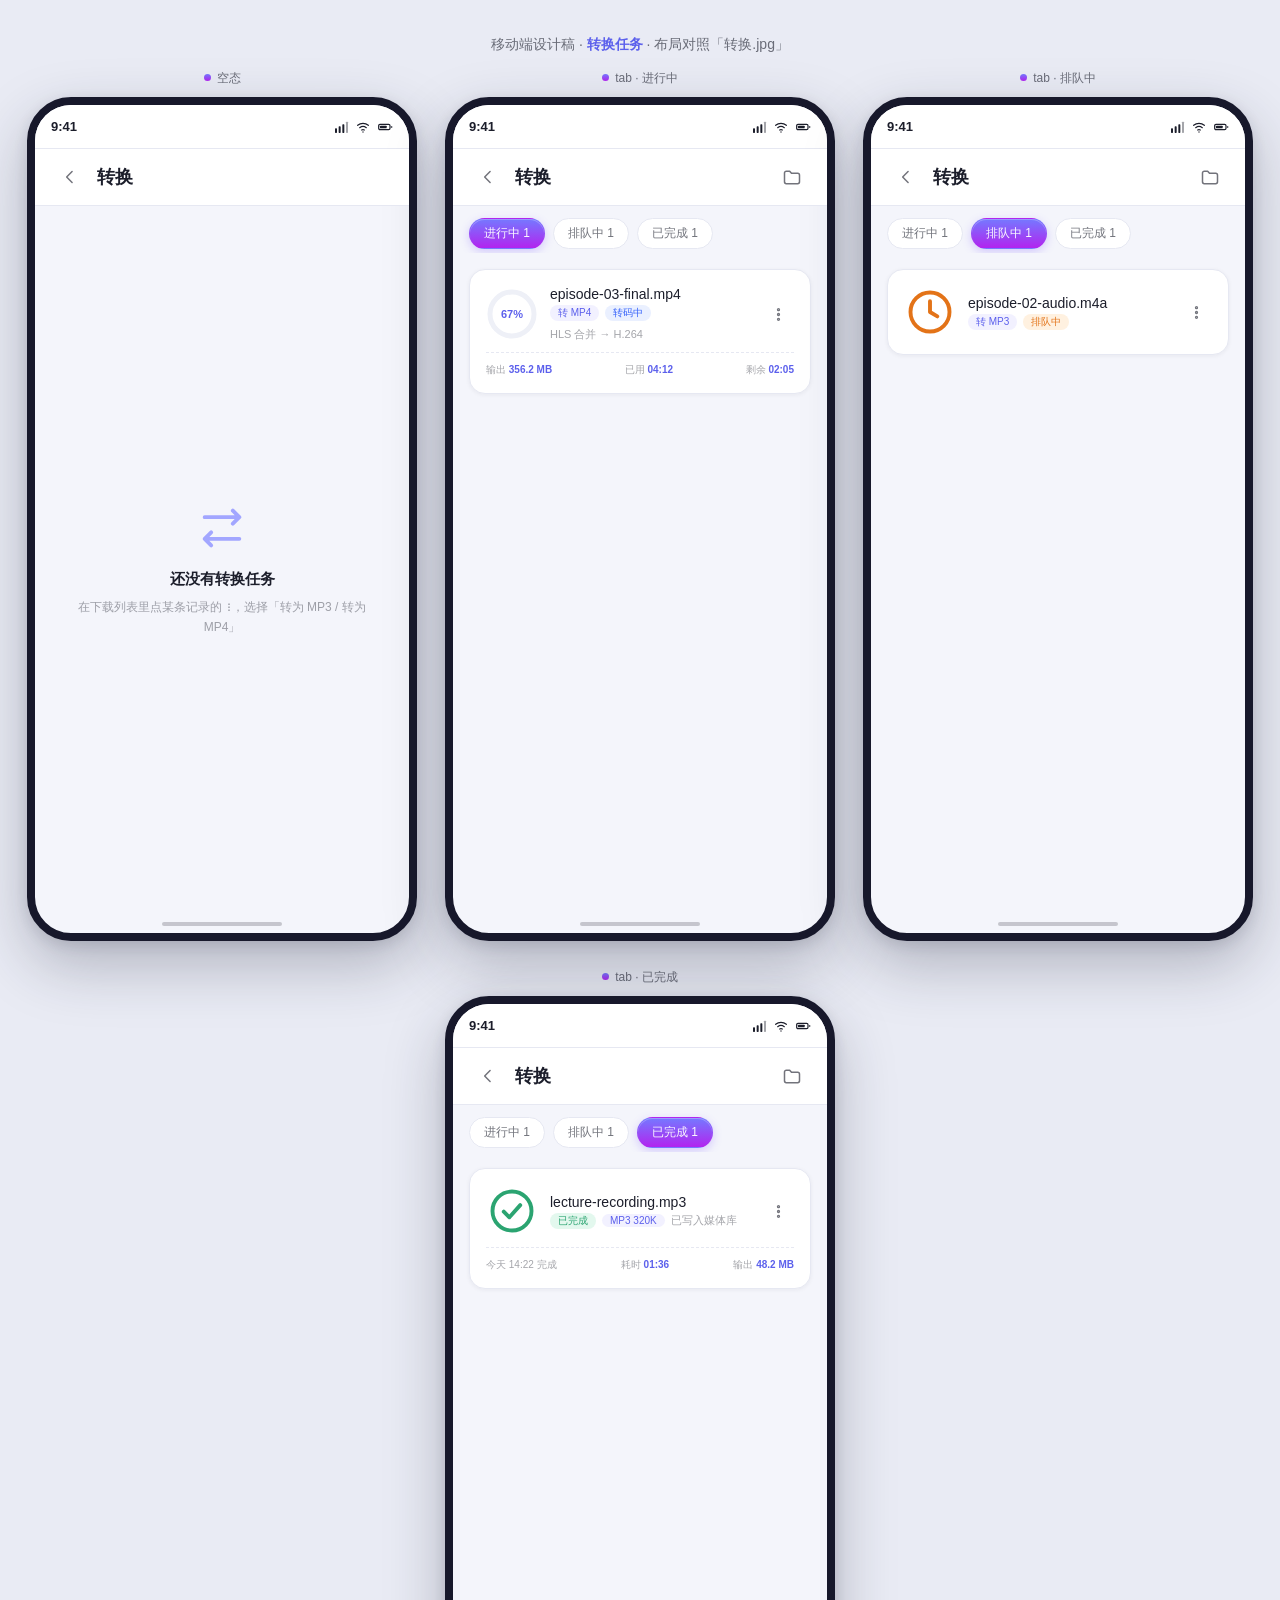
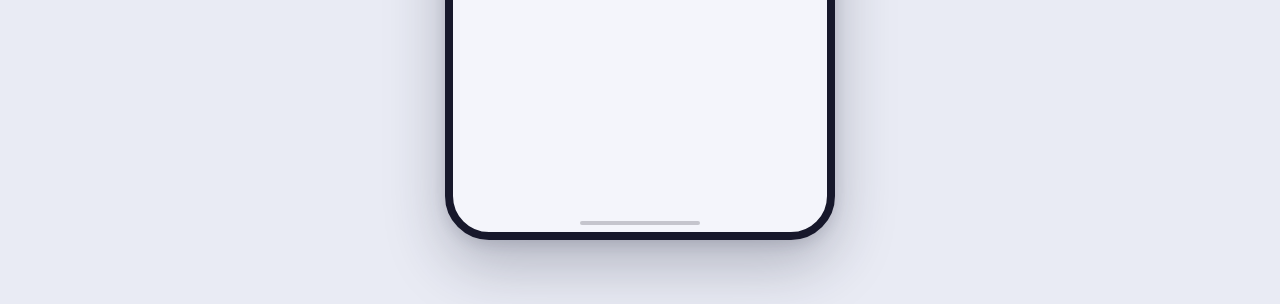
<file: design/mobile/transcode.html>
<!DOCTYPE html>
<html lang="zh-CN">
<head>
<meta charset="UTF-8">
<meta name="viewport" content="width=device-width, initial-scale=1.0">
<title>移动端 · 转换</title>
<link rel="stylesheet" href="base.css">
<style>
/* 页面专属：转换任务（结构对照 转换.jpg 空态 + 合理推断的进行中列表） */
.job-list { padding:6px 16px 90px; }
.job-card {
  background:var(--white); border:1px solid var(--border); border-radius:var(--radius-lg);
  box-shadow:var(--shadow-1); padding:var(--sp-4); margin-top:var(--sp-3); cursor:pointer;
  transition:transform var(--dur-fast) var(--ease), box-shadow var(--dur-fast) var(--ease);
}
.job-card:active { transform:scale(.98); box-shadow:var(--shadow-2); }
.job-top { display:flex; gap:12px; align-items:center; }
.ring { width:52px; height:52px; flex-shrink:0; position:relative; }
.ring svg { width:52px; height:52px; transform:rotate(-90deg); }
.ring .bg { stroke:var(--fill-2); }
.ring .fg { stroke:url(#ring-grad); stroke-linecap:round; }
.ring .pct {
  position:absolute; inset:0; display:flex; align-items:center; justify-content:center;
  font-size:11px; font-weight:600; color:var(--brand-6); font-family:var(--font-num);
}
.ring .ico { position:absolute; inset:0; display:flex; align-items:center; justify-content:center; }
.ring .ico svg { width:22px; height:22px; transform:none; }
.job-main { flex:1; min-width:0; }
.job-name { font-size:14px; font-weight:500; white-space:nowrap; overflow:hidden; text-overflow:ellipsis; }
.job-meta { font-size:11px; color:var(--text-3); margin-top:3px; display:flex; gap:6px; align-items:center; flex-wrap:wrap; }
.job-detail {
  margin-top:10px; padding-top:10px; border-top:1px dashed var(--border);
  display:flex; justify-content:space-between; font-size:10px; color:var(--text-3);
}
.job-detail b { color:var(--brand-6); font-weight:600; font-family:var(--font-num); }
</style>
</head>
<body>

<svg style="display:none" xmlns="http://www.w3.org/2000/svg"><defs>
  <linearGradient id="ring-grad" x1="0" y1="0" x2="1" y2="1">
    <stop offset="0" stop-color="#b224ef"/><stop offset="1" stop-color="#7579ff"/>
  </linearGradient>
  <symbol id="i-signal" viewBox="0 0 24 24" fill="currentColor"><rect x="3" y="14" width="3" height="7" rx="1"/><rect x="8.5" y="11" width="3" height="10" rx="1"/><rect x="14" y="8" width="3" height="13" rx="1"/><rect x="19.5" y="4" width="3" height="17" rx="1" opacity=".4"/></symbol>
  <symbol id="i-wifi" viewBox="0 0 24 24" fill="none" stroke="currentColor" stroke-width="1.8" stroke-linecap="round" stroke-linejoin="round"><path d="M4 9.5a12.5 12.5 0 0 1 16 0"/><path d="M7 13a8.5 8.5 0 0 1 10 0"/><path d="M10 16.5a4.5 4.5 0 0 1 4 0"/><circle cx="12" cy="19.5" r="1" fill="currentColor" stroke="none"/></symbol>
  <symbol id="i-battery" viewBox="0 0 24 24" fill="none" stroke="currentColor" stroke-width="1.8"><rect x="2.5" y="8" width="17" height="8" rx="2"/><path d="M22 11v2"/><rect x="4.5" y="10" width="10" height="4" rx="1" fill="currentColor" stroke="none"/></symbol>
  <symbol id="i-chev-left" viewBox="0 0 24 24" fill="none" stroke="currentColor" stroke-width="1.8" stroke-linecap="round" stroke-linejoin="round"><path d="M14.5 5.5L8 12l6.5 6.5"/></symbol>
  <symbol id="i-swap" viewBox="0 0 24 24" fill="none" stroke="currentColor" stroke-width="1.8" stroke-linecap="round" stroke-linejoin="round"><path d="M17 4l3 3-3 3M20 7H4"/><path d="M7 20l-3-3 3-3M4 17h16"/></symbol>
  <symbol id="i-check-circle" viewBox="0 0 24 24" fill="none" stroke="currentColor" stroke-width="1.8" stroke-linecap="round" stroke-linejoin="round"><circle cx="12" cy="12" r="9"/><path d="M8.2 12.3l2.6 2.6 5-5.6"/></symbol>
  <symbol id="i-alert" viewBox="0 0 24 24" fill="none" stroke="currentColor" stroke-width="1.8" stroke-linecap="round" stroke-linejoin="round"><circle cx="12" cy="12" r="9"/><path d="M12 7.5v5.5"/><path d="M12 16.4v.1"/></symbol>
  <symbol id="i-clock" viewBox="0 0 24 24" fill="none" stroke="currentColor" stroke-width="1.8" stroke-linecap="round" stroke-linejoin="round"><circle cx="12" cy="12" r="9"/><path d="M12 7v5l3.4 2"/></symbol>
  <symbol id="i-more" viewBox="0 0 24 24" fill="none" stroke="currentColor" stroke-width="1.8" stroke-linecap="round" stroke-linejoin="round"><circle cx="12" cy="5.2" r="1.4"/><circle cx="12" cy="12" r="1.4"/><circle cx="12" cy="18.8" r="1.4"/></symbol>
  <symbol id="i-refresh" viewBox="0 0 24 24" fill="none" stroke="currentColor" stroke-width="1.8" stroke-linecap="round" stroke-linejoin="round"><path d="M20 12a8 8 0 1 1-2.5-5.8"/><path d="M20 3.5V7h-3.5"/></symbol>
  <symbol id="i-folder" viewBox="0 0 24 24" fill="none" stroke="currentColor" stroke-width="1.8" stroke-linecap="round" stroke-linejoin="round"><path d="M3 7.2A2.2 2.2 0 0 1 5.2 5h4l2.2 2.6h7.4A2.2 2.2 0 0 1 21 9.8v8A2.2 2.2 0 0 1 18.8 20H5.2A2.2 2.2 0 0 1 3 17.8V7.2z"/></symbol>
</defs></svg>

<div class="page-title">移动端设计稿 · <b>转换任务</b> · 布局对照「转换.jpg」</div>

<div class="frames">
  <!-- 空态（1:1 对照截屏） -->
  <div>
    <div class="frame-label"><span class="dot"></span>空态</div>
    <div class="phone">
      <div class="statusbar">
        <span>9:41</span>
        <div class="sb-icons"><svg><use href="#i-signal"/></svg><svg><use href="#i-wifi"/></svg><svg><use href="#i-battery"/></svg></div>
      </div>
      <div class="appbar">
        <div class="appbar-row">
          <button class="icon-btn" aria-label="返回"><svg><use href="#i-chev-left"/></svg></button>
          <h1>转换</h1>
        </div>
      </div>
      <div class="page-body">
        <div class="empty">
          <svg class="big"><use href="#i-swap"/></svg>
          <div class="t">还没有转换任务</div>
          <div class="d">在下载列表里点某条记录的 ⋮，选择「转为 MP3 / 转为 MP4」</div>
        </div>
      </div>
      <div class="home-indicator"></div>
    </div>
  </div>

  <!-- 进行中 tab -->
  <div>
    <div class="frame-label"><span class="dot"></span>tab · 进行中</div>
    <div class="phone">
      <div class="statusbar">
        <span>9:41</span>
        <div class="sb-icons"><svg><use href="#i-signal"/></svg><svg><use href="#i-wifi"/></svg><svg><use href="#i-battery"/></svg></div>
      </div>
      <div class="appbar">
        <div class="appbar-row">
          <button class="icon-btn" aria-label="返回"><svg><use href="#i-chev-left"/></svg></button>
          <h1>转换</h1>
          <button class="icon-btn" aria-label="打开产物目录"><svg><use href="#i-folder"/></svg></button>
        </div>
      </div>
      <div class="page-body">
        <div class="chips">
          <div class="chip on">进行中 1</div>
          <div class="chip">排队中 1</div>
          <div class="chip">已完成 1</div>
        </div>
        <div class="job-list" style="padding-top:4px;">
          <div class="job-card rise">
            <div class="job-top">
              <div class="ring">
                <svg viewBox="0 0 52 52">
                  <circle class="bg" cx="26" cy="26" r="22" fill="none" stroke-width="5"/>
                  <circle class="fg" cx="26" cy="26" r="22" fill="none" stroke-width="5" stroke-dasharray="138.2" stroke-dashoffset="45.6"/>
                </svg>
                <span class="pct">67%</span>
              </div>
              <div class="job-main">
                <div class="job-name">episode-03-final.mp4</div>
                <div class="job-meta"><span class="tag brand">转 MP4</span><span class="tag run">转码中</span><span>HLS 合并 → H.264</span></div>
              </div>
              <button class="more-btn" style="width:32px;height:32px;border:none;background:transparent;border-radius:8px;cursor:pointer;color:var(--text-2);display:flex;align-items:center;justify-content:center;" aria-label="更多"><svg style="width:17px;height:17px;"><use href="#i-more"/></svg></button>
            </div>
            <div class="job-detail">
              <span>输出 <b>356.2 MB</b></span>
              <span>已用 <b>04:12</b></span>
              <span>剩余 <b>02:05</b></span>
            </div>
          </div>
        </div>
      </div>
      <div class="home-indicator"></div>
    </div>
  </div>

  <!-- 排队中 tab -->
  <div>
    <div class="frame-label"><span class="dot"></span>tab · 排队中</div>
    <div class="phone">
      <div class="statusbar">
        <span>9:41</span>
        <div class="sb-icons"><svg><use href="#i-signal"/></svg><svg><use href="#i-wifi"/></svg><svg><use href="#i-battery"/></svg></div>
      </div>
      <div class="appbar">
        <div class="appbar-row">
          <button class="icon-btn" aria-label="返回"><svg><use href="#i-chev-left"/></svg></button>
          <h1>转换</h1>
          <button class="icon-btn" aria-label="打开产物目录"><svg><use href="#i-folder"/></svg></button>
        </div>
      </div>
      <div class="page-body">
        <div class="chips">
          <div class="chip">进行中 1</div>
          <div class="chip on">排队中 1</div>
          <div class="chip">已完成 1</div>
        </div>
        <div class="job-list" style="padding-top:4px;">
          <div class="job-card rise">
            <div class="job-top">
              <div style="width:52px;height:52px;flex-shrink:0;display:flex;align-items:center;justify-content:center;color:var(--warning);">
                <svg style="width:52px;height:52px;"><use href="#i-clock"/></svg>
              </div>
              <div class="job-main">
                <div class="job-name">episode-02-audio.m4a</div>
                <div class="job-meta"><span class="tag brand">转 MP3</span><span class="tag wait">排队中</span></div>
              </div>
              <button style="width:32px;height:32px;border:none;background:transparent;border-radius:8px;cursor:pointer;color:var(--text-2);display:flex;align-items:center;justify-content:center;" aria-label="更多"><svg style="width:17px;height:17px;"><use href="#i-more"/></svg></button>
            </div>
          </div>
        </div>
      </div>
      <div class="home-indicator"></div>
    </div>
  </div>

  <!-- 已完成 tab -->
  <div>
    <div class="frame-label"><span class="dot"></span>tab · 已完成</div>
    <div class="phone">
      <div class="statusbar">
        <span>9:41</span>
        <div class="sb-icons"><svg><use href="#i-signal"/></svg><svg><use href="#i-wifi"/></svg><svg><use href="#i-battery"/></svg></div>
      </div>
      <div class="appbar">
        <div class="appbar-row">
          <button class="icon-btn" aria-label="返回"><svg><use href="#i-chev-left"/></svg></button>
          <h1>转换</h1>
          <button class="icon-btn" aria-label="打开产物目录"><svg><use href="#i-folder"/></svg></button>
        </div>
      </div>
      <div class="page-body">
        <div class="chips">
          <div class="chip">进行中 1</div>
          <div class="chip">排队中 1</div>
          <div class="chip on">已完成 1</div>
        </div>
        <div class="job-list" style="padding-top:4px;">
          <div class="job-card rise">
            <div class="job-top">
              <div style="width:52px;height:52px;flex-shrink:0;display:flex;align-items:center;justify-content:center;color:var(--success);">
                <svg style="width:52px;height:52px;"><use href="#i-check-circle"/></svg>
              </div>
              <div class="job-main">
                <div class="job-name">lecture-recording.mp3</div>
                <div class="job-meta"><span class="tag ok">已完成</span><span class="tag brand">MP3 320K</span><span>已写入媒体库</span></div>
              </div>
              <button style="width:32px;height:32px;border:none;background:transparent;border-radius:8px;cursor:pointer;color:var(--text-2);display:flex;align-items:center;justify-content:center;" aria-label="更多"><svg style="width:17px;height:17px;"><use href="#i-more"/></svg></button>
            </div>
            <div class="job-detail">
              <span>今天 14:22 完成</span>
              <span>耗时 <b>01:36</b></span>
              <span>输出 <b>48.2 MB</b></span>
            </div>
          </div>
        </div>
      </div>
      <div class="home-indicator"></div>
    </div>
  </div>
</div>

</body>
</html>
</file>
<file: design/mobile/base.css>
/* ==========================================================
   Sniffing Browser 移动端设计稿 · 共享基础样式
   Token 来源见 design/standard.html
   布局结构 1:1 对照 design/screenshot/ 下的真实截屏
   ========================================================== */

:root {
  /* 品牌渐变 */
  --gradient-brand: linear-gradient(to top, #b224ef 0%, #7579ff 100%);
  --gradient-brand-soft: linear-gradient(to top, rgba(178,36,239,.08), rgba(117,121,255,.08));
  /* 品牌色阶 */
  --brand-1:#f2f1ff; --brand-2:#e4e6ff; --brand-3:#c8caff; --brand-4:#a2a6ff;
  --brand-5:#7579ff; --brand-6:#5c60ec; --brand-8:#34389b;
  --accent-5:#b224ef; --accent-1:#fbefff;
  /* 功能色 */
  --success:#2ba471; --success-bg:#e3f8ee;
  --warning:#e37318; --warning-bg:#fff1e0;
  --error:#d54941;   --error-bg:#fdecec;
  --info:#3461fa;    --info-bg:#eaf0ff;
  /* 中性色 */
  --text-1:#1c1e2b; --text-2:rgba(28,30,43,.62); --text-3:rgba(28,30,43,.40); --text-4:rgba(255,255,255,.96);
  --border:#e6e8f2; --border-strong:#d5d8e6;
  --fill-1:#f4f5fb; --fill-2:#eef0f7; --white:#fff;
  /* 字体 */
  --font-family:"PingFang SC","HarmonyOS Sans SC","Microsoft YaHei",-apple-system,"Segoe UI",sans-serif;
  --font-num:"SF Pro Display","Segoe UI",var(--font-family);
  --font-mono:Consolas,"JetBrains Mono",monospace;
  /* 间距刻度（对应 standard.html 第 09 节） */
  --sp-1:4px; --sp-2:8px; --sp-3:12px; --sp-4:16px; --sp-5:20px; --sp-6:24px; --sp-7:32px; --sp-8:40px;
  /* 毛玻璃 */
  --glass-bg:rgba(255,255,255,.62);
  --glass-border:rgba(255,255,255,.55);
  --glass-blur:blur(16px) saturate(1.4);
  /* 圆角 */
  --radius-sm:8px; --radius-md:12px; --radius-lg:16px; --radius-xl:20px; --radius-full:999px;
  /* 阴影 */
  --shadow-1:0 1px 4px rgba(31,35,58,.06);
  --shadow-2:0 4px 14px rgba(31,35,58,.10);
  --shadow-3:0 8px 28px rgba(31,35,58,.14);
  --shadow-brand:0 6px 18px rgba(132,101,255,.38);
  --shadow-brand-press:0 3px 10px rgba(132,101,255,.30);
  --shadow-inset:inset 0 1px 0 rgba(255,255,255,.25);
  --shadow-drawer:0 -8px 30px rgba(31,35,58,.18);
  --shadow-glass:0 8px 24px rgba(31,35,58,.16);
  /* 动效 */
  --dur-fast:150ms; --dur-base:250ms; --dur-slow:400ms;
  --ease:cubic-bezier(.33,0,.2,1); --ease-spring:cubic-bezier(.34,1.32,.5,1);
}

* { margin:0; padding:0; box-sizing:border-box; }
body {
  font-family:var(--font-family); background:#e9ebf4;
  min-height:100vh; display:flex; flex-direction:column; align-items:center;
  padding:36px 20px 64px; color:var(--text-1); gap:16px;
}
.page-title { font-size:14px; color:var(--text-2); }
.page-title b { color:var(--brand-6); font-weight:600; }
.frames { display:flex; gap:28px; flex-wrap:wrap; justify-content:center; align-items:flex-start; }
.frame-label {
  text-align:center; font-size:12px; color:var(--text-2); margin-bottom:10px; font-weight:500;
}
.frame-label .dot {
  display:inline-block; width:7px; height:7px; border-radius:50%;
  background:var(--gradient-brand); margin-right:6px; vertical-align:1px;
}

/* ---------- 手机外壳 ---------- */
.phone {
  width:390px; height:844px; background:var(--fill-1);
  border-radius:44px; border:8px solid #17182b; overflow:hidden;
  box-shadow:0 24px 60px rgba(31,35,58,.28), 0 4px 14px rgba(31,35,58,.12);
  display:flex; flex-direction:column; position:relative; flex-shrink:0;
}
/* 状态栏（全局白底，深色文字，无渐变肩部） */
.statusbar {
  height:44px; background:var(--white); color:var(--text-1);
  display:flex; align-items:center; justify-content:space-between;
  padding:0 var(--sp-4); font-size:13px; font-weight:600; flex-shrink:0;
  border-bottom:1px solid var(--border);
}
.statusbar .sb-icons { display:flex; gap:6px; align-items:center; }
.statusbar .sb-icons svg { width:16px; height:16px; }
.home-indicator {
  position:absolute; bottom:7px; left:50%; transform:translateX(-50%);
  width:120px; height:4px; border-radius:2px; background:rgba(28,30,43,.22); z-index:20;
}

/* ---------- 白色 AppBar（二级页） ---------- */
.appbar {
  background:var(--white); padding:9px var(--sp-4); flex-shrink:0;
  border-bottom:1px solid var(--border); position:relative; z-index:3;
}
.appbar-row { display:flex; align-items:center; gap:8px; }
.appbar h1 { flex:1; color:var(--text-1); font-size:18px; font-weight:600; }
.icon-btn {
  width:38px; height:38px; border-radius:var(--radius-md); border:none; cursor:pointer;
  background:transparent; color:var(--text-2);
  display:flex; align-items:center; justify-content:center;
  transition:transform var(--dur-fast) var(--ease), background var(--dur-fast) var(--ease);
}
.icon-btn svg { width:20px; height:20px; }
.icon-btn:active { transform:scale(.9); background:var(--fill-2); }

/* ---------- 内容区 ---------- */
.page-body { flex:1; overflow-y:auto; position:relative; }
.page-body.pad { padding:var(--sp-4) var(--sp-4) 90px; }

/* 分组小标题（蓝色，对应真实设置的分组样式） */
.sec-label {
  font-size:12px; color:var(--brand-6); font-weight:600; letter-spacing:.5px;
  padding:4px 2px 8px;
}
.sec-label:first-child { padding-top:2px; }

/* ---------- 设置行（图标 + 标题/描述 + 尾部） ---------- */
.group { background:var(--white); border-radius:var(--radius-lg); border:1px solid var(--border); box-shadow:var(--shadow-1); overflow:hidden; }
.row {
  display:flex; align-items:center; gap:12px; padding:14px; position:relative; cursor:pointer;
  transition:background var(--dur-fast) var(--ease);
}
.row + .row::before { content:""; position:absolute; top:0; left:64px; right:0; height:1px; background:var(--border); }
.row:active { background:var(--fill-1); }
.row .ri { width:36px; height:36px; border-radius:var(--radius-md); flex-shrink:0; display:flex; align-items:center; justify-content:center; border:1px solid color-mix(in srgb, currentColor 22%, transparent); }
.row .ri svg { width:18px; height:18px; }
.ri.purple { background:var(--brand-1); color:var(--brand-5); }
.ri.violet { background:var(--accent-1); color:#9a16d8; }
.ri.green  { background:var(--success-bg); color:var(--success); }
.ri.orange { background:var(--warning-bg); color:var(--warning); }
.ri.blue   { background:var(--info-bg); color:var(--info); }
.ri.red    { background:var(--error-bg); color:var(--error); }
.row-main { flex:1; min-width:0; }
.row-title { font-size:14px; font-weight:500; }
.row-desc { font-size:11px; color:var(--text-3); margin-top:2px; line-height:1.5; }
.row-value { font-size:12px; color:var(--text-3); flex-shrink:0; display:flex; align-items:center; gap:6px; }
.row-value svg { width:16px; height:16px; }

/* ---------- 开关 ---------- */
.switch { position:relative; width:44px; height:26px; flex-shrink:0; cursor:pointer; }
.switch input { display:none; }
.switch .track {
  position:absolute; inset:0; border-radius:var(--radius-full);
  background:var(--fill-2); border:1px solid var(--border-strong);
  transition:background var(--dur-base) var(--ease), border-color var(--dur-base) var(--ease);
}
.switch .thumb {
  position:absolute; top:3px; left:3px; width:20px; height:20px; border-radius:50%;
  background:var(--white); box-shadow:var(--shadow-2);
  transition:transform var(--dur-base) var(--ease-spring);
}
.switch input:checked + .track { background:var(--gradient-brand); border-color:transparent; box-shadow:var(--shadow-inset); }
.switch input:checked + .track .thumb { transform:translateX(18px); }
.switch:active .thumb { width:24px; }

/* ---------- 输入框 ---------- */
.field {
  display:flex; align-items:center; gap:8px; height:46px;
  border:1.5px solid var(--border-strong); border-radius:var(--radius-md);
  background:var(--white); padding:0 14px;
  transition:border-color var(--dur-base) var(--ease), box-shadow var(--dur-base) var(--ease);
}
.field:focus-within { border-color:var(--brand-5); box-shadow:0 0 0 3px rgba(117,121,255,.15); }
.field svg { width:18px; height:18px; color:var(--text-3); flex-shrink:0; }
.field input {
  flex:1; border:none; outline:none; background:transparent; font-family:inherit;
  font-size:14px; color:var(--text-1); min-width:0;
}
.field input::placeholder { color:var(--text-3); }

/* ---------- 渐变主按钮 / 描边按钮 ---------- */
.btn {
  height:44px; padding:0 20px; border:none; border-radius:var(--radius-md); cursor:pointer;
  font-family:inherit; font-size:14px; font-weight:600;
  display:inline-flex; align-items:center; justify-content:center; gap:7px;
  transition:transform var(--dur-fast) var(--ease), filter var(--dur-fast) var(--ease), box-shadow var(--dur-fast) var(--ease), background var(--dur-fast) var(--ease);
}
.btn svg { width:18px; height:18px; }
.btn-primary {
  background:var(--gradient-brand); color:var(--text-4);
  box-shadow:var(--shadow-brand), var(--shadow-inset);
}
.btn-primary:active { transform:scale(.96); filter:brightness(.93); box-shadow:var(--shadow-brand-press); }
.btn-outline { background:var(--white); color:var(--brand-6); border:1.5px solid var(--brand-4); }
.btn-outline:active { transform:scale(.96); background:var(--brand-1); }
.btn-pill { border-radius:var(--radius-full); }

/* ---------- FAB（毛玻璃悬浮控件，对应 standard.html 第 09 节） ---------- */
.fab {
  position:absolute; right:var(--sp-5); bottom:28px; width:56px; height:56px; border-radius:50%;
  border:1px solid var(--glass-border); cursor:pointer;
  background:var(--glass-bg); backdrop-filter:var(--glass-blur); -webkit-backdrop-filter:var(--glass-blur);
  color:var(--brand-6);
  box-shadow:var(--shadow-glass);
  display:flex; align-items:center; justify-content:center; z-index:8;
  transition:transform var(--dur-fast) var(--ease-spring), box-shadow var(--dur-fast) var(--ease), background var(--dur-fast) var(--ease);
}
.fab svg { width:26px; height:26px; }
.fab:active { transform:scale(.9); background:rgba(255,255,255,.85); box-shadow:var(--shadow-2); }

/* ---------- 空状态 ---------- */
.empty {
  position:absolute; inset:0; display:flex; flex-direction:column;
  align-items:center; justify-content:center; text-align:center; padding:0 40px;
}
.empty svg.big { width:52px; height:52px; color:var(--brand-4); margin-bottom:16px; }
.empty .t { font-size:15px; font-weight:600; color:var(--text-1); margin-bottom:8px; }
.empty .d { font-size:12px; color:var(--text-3); line-height:1.7; }

/* ---------- 筛选 chips ---------- */
.chips { display:flex; gap:8px; padding:12px 16px 4px; overflow-x:auto; }
.chip {
  padding:6px 14px; border-radius:var(--radius-full); font-size:12px; font-weight:500;
  background:var(--white); color:var(--text-2); border:1px solid var(--border); cursor:pointer; white-space:nowrap;
  display:flex; align-items:center; gap:5px;
  transition:transform var(--dur-fast) var(--ease), background var(--dur-base) var(--ease), color var(--dur-base) var(--ease);
}
.chip svg { width:14px; height:14px; }
.chip:active { transform:scale(.94); }
.chip.on { background:var(--gradient-brand); color:var(--text-4); border-color:transparent; box-shadow:var(--shadow-brand-press), var(--shadow-inset); }

/* ---------- 状态标签 ---------- */
.tag { font-size:10px; font-weight:500; padding:1px 8px; border-radius:var(--radius-full); }
.tag.brand { background:var(--brand-1); color:var(--brand-6); }
.tag.ok  { background:var(--success-bg); color:var(--success); }
.tag.run { background:var(--info-bg); color:var(--info); }
.tag.wait{ background:var(--warning-bg); color:var(--warning); }
.tag.err { background:var(--error-bg); color:var(--error); }

/* ---------- 进度条 ---------- */
.bar { height:6px; border-radius:var(--radius-full); background:var(--fill-2); overflow:hidden; }
.bar > i {
  display:block; height:100%; background:var(--gradient-brand); border-radius:var(--radius-full);
  box-shadow:0 0 6px rgba(117,121,255,.5);
}

/* ---------- 入场动画 ---------- */
.rise { animation:rise var(--dur-slow) var(--ease) backwards; }
.rise:nth-child(2) { animation-delay:.05s; } .rise:nth-child(3) { animation-delay:.10s; }
.rise:nth-child(4) { animation-delay:.15s; } .rise:nth-child(5) { animation-delay:.20s; }
@keyframes rise { from { opacity:0; transform:translateY(10px); } to { opacity:1; transform:translateY(0); } }
</file>
